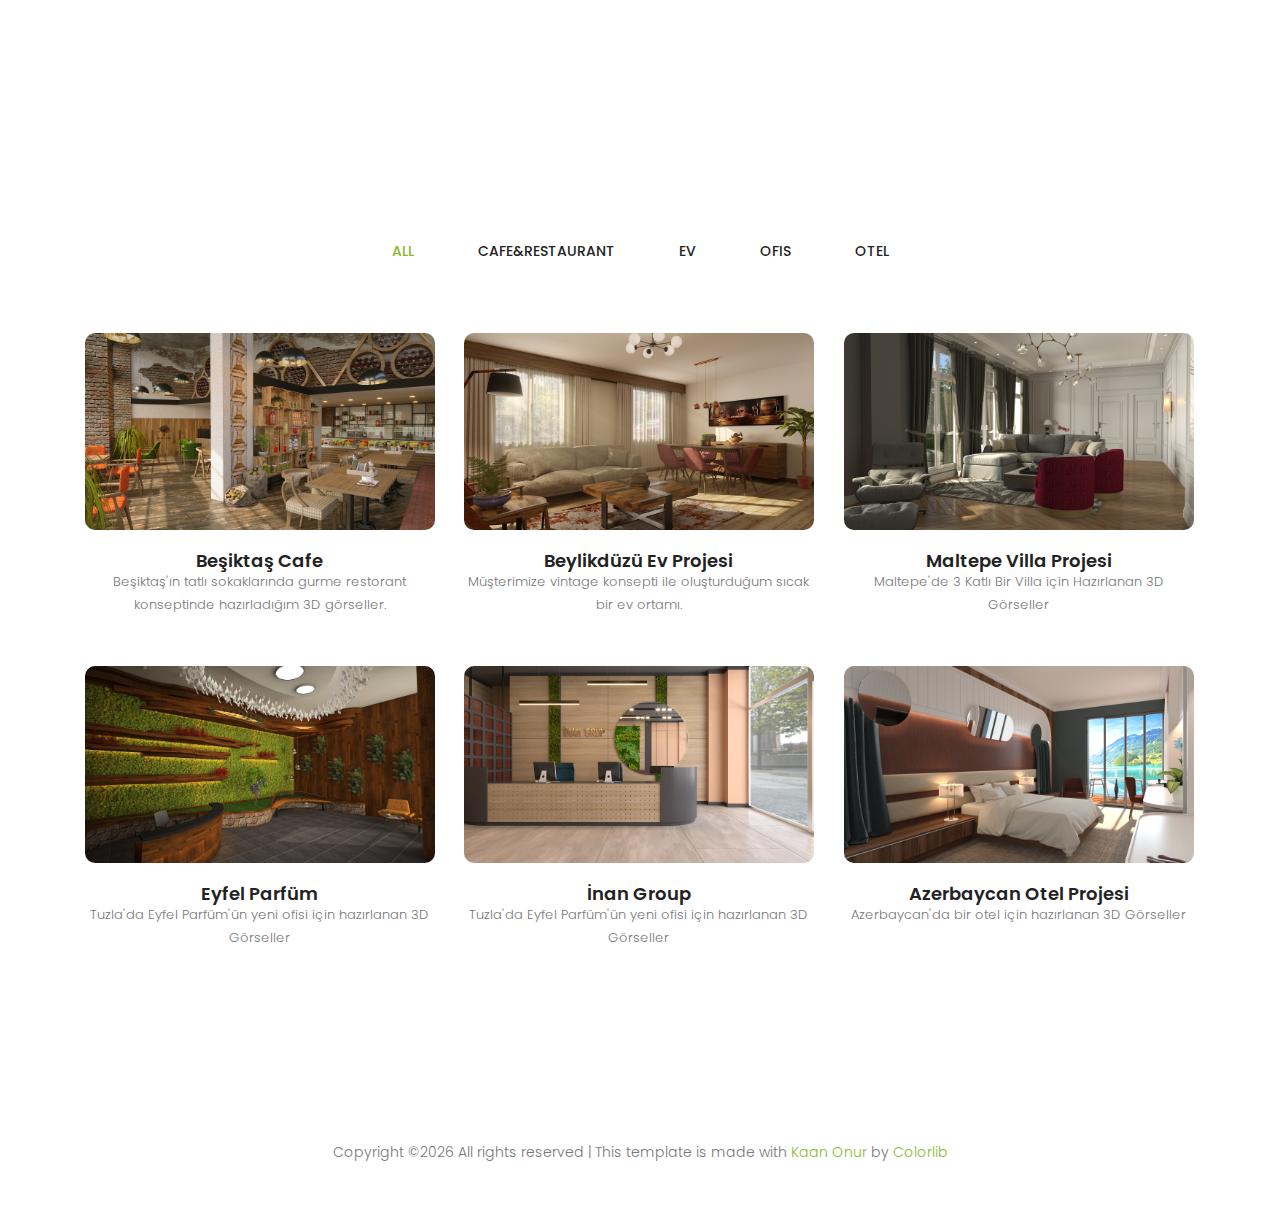
<file: gallery_page/index.html>
<!DOCTYPE html>
	<html lang="zxx" class="no-js">
	<head>
		<!-- Mobile Specific Meta -->
		<meta name="viewport" content="width=device-width, initial-scale=1, shrink-to-fit=no">
		<!-- Favicon-->
		<link rel="shortcut icon" href="img/fav.png">
		<!-- Author Meta -->
		<meta name="author" content="codepixer">
		<!-- Meta Description -->
		<meta name="description" content="">
		<!-- Meta Keyword -->
		<meta name="keywords" content="">
		<!-- meta character set -->
		<meta charset="UTF-8">
		<!-- Site Title -->
		<title>Portfolio</title>

		<link href="https://fonts.googleapis.com/css?family=Poppins:100,200,400,300,500,600,700" rel="stylesheet"> 
			<!--
			CSS
			============================================= -->
			<link rel="stylesheet" href="css/linearicons.css">
			<link rel="stylesheet" href="css/font-awesome.min.css">
			<link rel="stylesheet" href="css/bootstrap.css">
			<link rel="stylesheet" href="css/magnific-popup.css">
			<link rel="stylesheet" href="css/nice-select.css">					
			<link rel="stylesheet" href="css/animate.min.css">
			<link rel="stylesheet" href="css/owl.carousel.css">
			<link rel="stylesheet" href="css/main.css">
		</head>
		<body>
			<div class="protfolio-wrap">	
				
				<!-- Start portfolio-area Area -->	
				<section class="portfolio-area section-gap" id="portfolio">
					<div class="container">
						<!--
						  <div class="row d-flex justify-content-center">
							  <div class="menu-content col-lg-10">
								  <div class="title text-center">
									  <h1 class="mb-10">This is what we can do for you</h1>
									  <p>Who are in extremely love with eco friendly system..</p>
								  </div>
							  </div>
						  </div>
						  -->
					  
					  <div class="filters">
						<ul>
						  <li class="active" data-filter="*">All</li>
						  <li data-filter=".corporate">Cafe&Restaurant</li>
						  <li data-filter=".personal">Ev</li>
						  <li data-filter=".agency">Ofis</li>
						  <li data-filter=".portal">Otel</li>
						</ul>
					  </div>
					  
					  <a href="thumber/besiktascafe.html">
					  <div class="filters-content">
						<div class="row grid">
						  <div class="single-portfolio col-sm-4 all corporate">
							<div class="item">
							  <img src="img/caferestaurant/besiktascafe/1.jpg" alt="Work 1">
							  <div class="p-inner"></a>
								<h4>Beşiktaş Cafe</h4>
								<div class="cat">Beşiktaş'ın tatlı sokaklarında gurme restorant konseptinde hazırladığım 3D görseller.</div>
							  </div>
							</div>
						  </div>
						

						<a href="thumber/beylikduzu.html">
						  <div class="single-portfolio col-sm-4 all personal">
							<div class="item">
							  <img src="img/ev/beylikduzu/1.jpg" alt="Work 1">
							  <div class="p-inner"></a>
								<h4>Beylikdüzü Ev Projesi</h4>
								<div class="cat">Müşterimize vintage konsepti ile oluşturduğum sıcak bir ev ortamı.</div>
							  </div>
							</div>
						  </div>
						

						<a href="thumber/maltepevilla.html">
						  <div class="single-portfolio col-sm-4 all personal">
							<div class="item">
							  <img src="img/ev/maltepevilla/kat1/kat1.2.jpg" alt="Work 1">
							  <div class="p-inner"></a>
								<h4>Maltepe Villa Projesi</h4>
								<div class="cat">Maltepe'de 3 Katlı Bir Villa için Hazırlanan 3D Görseller</div>
							  </div>
							</div>
						  </div>
						


						<a href="thumber/eyfel.html">
						  <div class="single-portfolio col-sm-4 all agency">
							<div class="item">
							  <img src="img/ofis/eyfel/sunum1.jpg" alt="Work 1">
							  <div class="p-inner"></a>
								<h4>Eyfel Parfüm</h4>
								<div class="cat">Tuzla'da Eyfel Parfüm'ün yeni ofisi için hazırlanan 3D Görseller</div>
							  </div>
							</div>
						  </div>
						
  
						<a href="thumber/inangroup.html">
						  <div class="single-portfolio col-sm-4 all agency">
							<div class="item">
							  <img src="img/ofis/inangroup/2.jpg" alt="Work 1">
							  <div class="p-inner"></a>
								<h4>İnan Group</h4>
								<div class="cat">Tuzla'da Eyfel Parfüm'ün yeni ofisi için hazırlanan 3D Görseller</div>
							  </div>
							</div>
						  </div>
						

						<a href="thumber/azerbaycan.html">
						  <div class="single-portfolio col-sm-4 all portal">
							<div class="item">
							  <img src="img/otel/azerbaycan/2.jpg" alt="Work 1">
							  <div class="p-inner"></a>
								<h4>Azerbaycan Otel Projesi</h4>
								<div class="cat">Azerbaycan'da bir otel için hazırlanan 3D Görseller</div>
							  </div>
							</div>
						  </div>

						  

						  
							 
						  
						  
						</div>
					  </div>
					  
					</div>
				  </section>
				  <!-- End portfolio-area Area -->	

				<!-- start footer Area -->		
				<footer style="text-align: center;">
							<p class="footer-text">
								<!-- Link back to Colorlib can't be removed. Template is licensed under CC BY 3.0. -->
Copyright &copy;<script>document.write(new Date().getFullYear());</script> All rights reserved | This template is made with <a href="https://kaanonur.com">Kaan Onur</a> by <a href="https://colorlib.com" target="_blank">Colorlib</a>
<!-- Link back to Colorlib can't be removed. Template is licensed under CC BY 3.0. -->
							</p>
				</footer>	
				<!-- End footer Area -->					
			</div>
			<script src="js/vendor/jquery-2.2.4.min.js"></script>
			<script src="https://cdnjs.cloudflare.com/ajax/libs/popper.js/1.12.9/umd/popper.min.js" integrity="sha384-ApNbgh9B+Y1QKtv3Rn7W3mgPxhU9K/ScQsAP7hUibX39j7fakFPskvXusvfa0b4Q" crossorigin="anonymous"></script>
			<script src="js/vendor/bootstrap.min.js"></script>			
  			<script src="js/easing.min.js"></script>			
			<script src="js/jquery.ajaxchimp.min.js"></script>
			<script src="js/jquery.magnific-popup.min.js"></script>	
			<script src="js/owl.carousel.min.js"></script>			
			<script src="js/jquery.sticky.js"></script>			
			<script src="js/jquery.nice-select.min.js"></script>			
			<script src="js/parallax.min.js"></script>	
			<script src="js/mail-script.js"></script>
			<script src="js/isotope.pkgd.min.js"></script>	
			<script src="js/main.js"></script>	
		</body>
	</html>
</file>
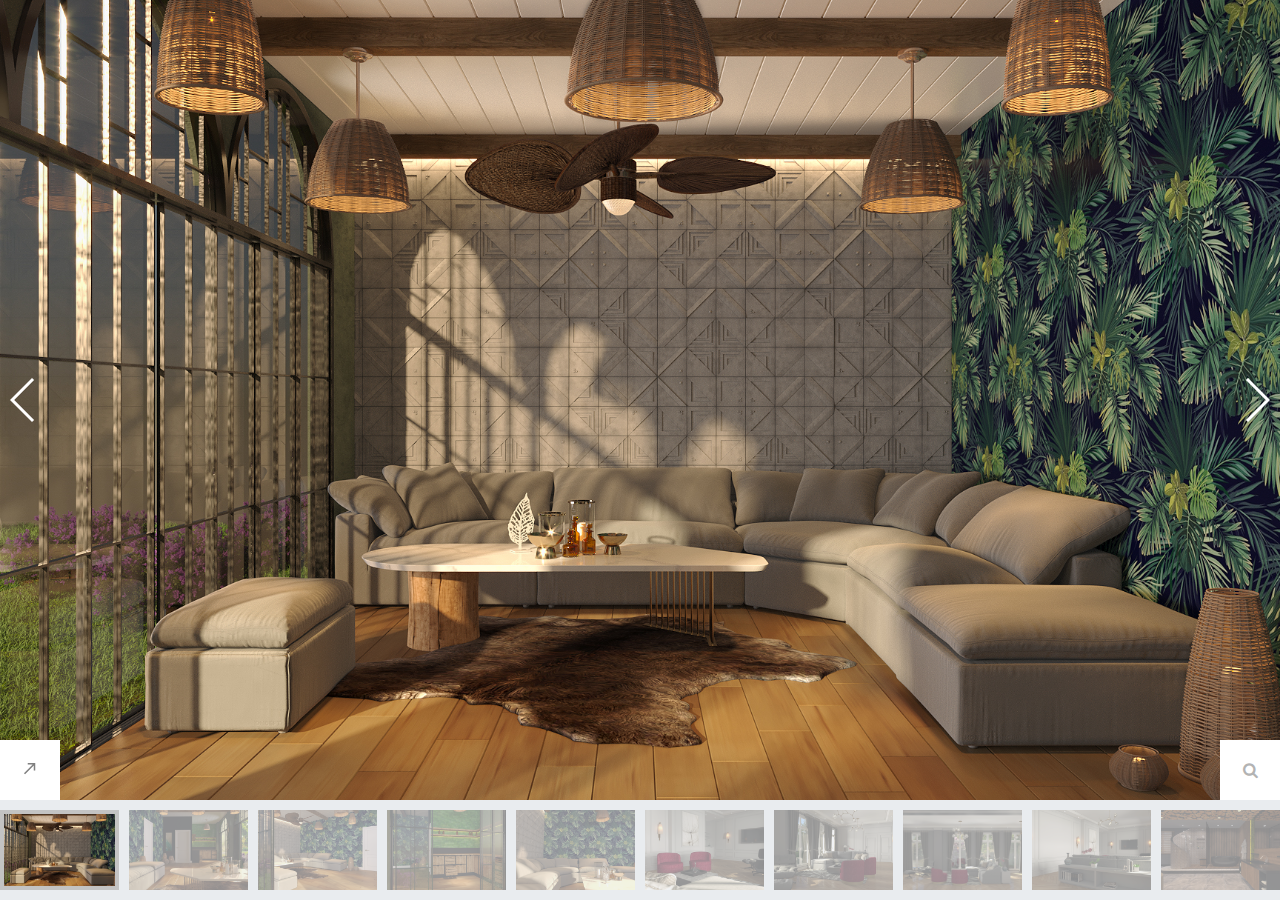
<file: gallery_page/thumber/maltepevilla.html>
<!DOCTYPE html>
<html lang="en">
  <head>
    <title>Maltepe Villa Projesi</title>
    <meta charset="utf-8">
    <meta name="viewport" content="width=device-width, initial-scale=1, shrink-to-fit=no">

    <link href="https://fonts.googleapis.com/css?family=Quicksand:300,400,500,700,900" rel="stylesheet">
    <link rel="stylesheet" href="fonts/icomoon/style.css">

    <link rel="stylesheet" href="css/bootstrap.min.css">
    <link rel="stylesheet" href="css/magnific-popup.css">
    <link rel="stylesheet" href="css/jquery-ui.css">
    <link rel="stylesheet" href="css/owl.carousel.min.css">
    <link rel="stylesheet" href="css/owl.theme.default.min.css">

    <link rel="stylesheet" href="css/bootstrap-datepicker.css">

    <link rel="stylesheet" href="fonts/flaticon/font/flaticon.css">

    <link rel="stylesheet" href="css/aos.css">
    <link rel="stylesheet" href="css/jquery.scrollbar.css">
    <link rel="stylesheet" href="css/fancybox.min.css">
    <link rel="stylesheet" href="css/swiper.min.css">

    <link rel="stylesheet" href="css/style.css">
    
  </head>
  <body>
  

  <div class="site-wrap">

  <div class="site-mobile-menu">
    <div class="site-mobile-menu-header">
      <div class="site-mobile-menu-close mt-3">
        <span class="icon-close2 js-menu-toggle"></span>
      </div>
    </div>
    <div class="site-mobile-menu-body"></div>
  </div>
  

  <div class="swiper-container gallery-top">
<div class="swiper-wrapper">
<div class="swiper-slide cover" style="background-image: url('images/ev/maltepevilla/giris/giris1.jpg');">
  <a href="images/ev/maltepevilla/giris/giris1.jpg" data-fancybox="gallery" class="zoom"><span class="icon-search"></span></a>
  <div class="img-info">
    <span class="btn-toggle-expand"><span class="icon-call_made"></span></span>
    <div class="img-info-content">
      <h2>Maltepe Villa Projesi Giriş Kat</h2>
      <div class="scrollbar-inner style-scrollbar-sm js-scrollbar-container">
        <p class="mb-0">Maltepe'de 3 Katlı bir villadan 3D görseller.</p>
      </div>
    </div>
  </div>
</div>

<!--Giriş Kat Resimleri-->

<div class="swiper-slide cover" style="background-image: url('images/ev/maltepevilla/giris/giris2.jpg');">
  <a href="images/ev/maltepevilla/giris/giris2.jpg" data-fancybox="gallery" class="zoom"><span class="icon-search"></span></a>
</div>

<div class="swiper-slide cover" style="background-image: url('images/ev/maltepevilla/giris/giris3.jpg');">
  <a href="images/ev/maltepevilla/giris/giris3.jpg" data-fancybox="gallery" class="zoom"><span class="icon-search"></span></a>
</div>

<div class="swiper-slide cover" style="background-image: url('images/ev/maltepevilla/giris/giris4.jpg');">
  <a href="images/ev/maltepevilla/giris/giris4.jpg" data-fancybox="gallery" class="zoom"><span class="icon-search"></span></a>
</div>

<div class="swiper-slide cover" style="background-image: url('images/ev/maltepevilla/giris/giris5.jpg');">
  <a href="images/ev/maltepevilla/giris/giris5.jpg" data-fancybox="gallery" class="zoom"><span class="icon-search"></span></a>
</div>


<!--1. Kat Resimleri-->

<div class="swiper-slide cover" style="background-image: url('images/ev/maltepevilla/kat1/kat1.1.jpg');">
  <a href="images/ev/maltepevilla/kat1/kat1.1.jpg" data-fancybox="gallery" class="zoom"><span class="icon-search"></span></a>
  <div class="img-info">
        <span class="btn-toggle-expand"><span class="icon-call_made"></span></span>
        <div class="img-info-content">
          <h2>Maltepe Villa Projesi 1. Kat</h2>
          <div class="scrollbar-inner style-scrollbar-sm js-scrollbar-container">
            <p class="mb-0">Maltepe'de 3 Katlı bir villadan 3D görseller.</p>
          </div>
        </div>
      </div>
</div>

<div class="swiper-slide cover" style="background-image: url('images/ev/maltepevilla/kat1/kat1.2.jpg');">
  <a href="images/ev/maltepevilla/kat1/kat1.2.jpg" data-fancybox="gallery" class="zoom"><span class="icon-search"></span></a>
</div>

<div class="swiper-slide cover" style="background-image: url('images/ev/maltepevilla/kat1/kat1.3.jpg');">
  <a href="images/ev/maltepevilla/kat1/kat1.3.jpg" data-fancybox="gallery" class="zoom"><span class="icon-search"></span></a>
</div>

<div class="swiper-slide cover" style="background-image: url('images/ev/maltepevilla/kat1/kat1.4.jpg');">
  <a href="images/ev/maltepevilla/kat1/kat1.4.jpg" data-fancybox="gallery" class="zoom"><span class="icon-search"></span></a>
</div>

<!--3. Kat Resimleri-->

<div class="swiper-slide cover" style="background-image: url('images/ev/maltepevilla/kat3/sunum1.jpg');">
    <a href="images/ev/maltepevilla/kat3/sunum1.jpg" data-fancybox="gallery" class="zoom"><span class="icon-search"></span></a>
    <div class="img-info">
            <span class="btn-toggle-expand"><span class="icon-call_made"></span></span>
            <div class="img-info-content">
              <h2>Maltepe Villa Projesi 3. Kat</h2>
              <div class="scrollbar-inner style-scrollbar-sm js-scrollbar-container">
                <p class="mb-0">Maltepe'de 3 Katlı bir villadan 3D görseller.</p>
              </div>
            </div>
          </div>
  </div>
  
  <div class="swiper-slide cover" style="background-image: url('images/ev/maltepevilla/kat3/sunum2.jpg');">
    <a href="images/ev/maltepevilla/kat3/sunum2.jpg" data-fancybox="gallery" class="zoom"><span class="icon-search"></span></a>
  </div>
  
  <div class="swiper-slide cover" style="background-image: url('images/ev/maltepevilla/kat3/sunum3.jpg');">
    <a href="images/ev/maltepevilla/kat3/sunum3.jpg" data-fancybox="gallery" class="zoom"><span class="icon-search"></span></a>
  </div>
  
  <div class="swiper-slide cover" style="background-image: url('images/ev/maltepevilla/kat3/sunum4.jpg');">
    <a href="images/ev/maltepevilla/kat3/sunum4.jpg" data-fancybox="gallery" class="zoom"><span class="icon-search"></span></a>
  </div>

  <div class="swiper-slide cover" style="background-image: url('images/ev/maltepevilla/kat3/sunum5.jpg');">
    <a href="images/ev/maltepevilla/kat3/sunum5.jpg" data-fancybox="gallery" class="zoom"><span class="icon-search"></span></a>
  </div>




</div>

<div class="swiper-button-next swiper-button-white"></div>
<div class="swiper-button-prev swiper-button-white"></div>
</div>
<div class="swiper-container gallery-thumbs">
<div class="swiper-wrapper">
    <!--Giriş Kat-->
<div class="swiper-slide cover" style="background-image:url(images/ev/maltepevilla/giris/giris1.jpg)"></div>
<div class="swiper-slide cover" style="background-image:url(images/ev/maltepevilla/giris/giris2.jpg)"></div>
<div class="swiper-slide cover" style="background-image:url(images/ev/maltepevilla/giris/giris3.jpg)"></div>
<div class="swiper-slide cover" style="background-image:url(images/ev/maltepevilla/giris/giris4.jpg)"></div>
<div class="swiper-slide cover" style="background-image:url(images/ev/maltepevilla/giris/giris5.jpg)"></div>
<!--1.Kat-->
<div class="swiper-slide cover" style="background-image:url(images/ev/maltepevilla/kat1/kat1.1.jpg)"></div>
<div class="swiper-slide cover" style="background-image:url(images/ev/maltepevilla/kat1/kat1.2.jpg)"></div>
<div class="swiper-slide cover" style="background-image:url(images/ev/maltepevilla/kat1/kat1.3.jpg)"></div>
<div class="swiper-slide cover" style="background-image:url(images/ev/maltepevilla/kat1/kat1.4.jpg)"></div>
<!--3.Kat-->
<div class="swiper-slide cover" style="background-image:url(images/ev/maltepevilla/kat3/sunum1.jpg)"></div>
<div class="swiper-slide cover" style="background-image:url(images/ev/maltepevilla/kat3/sunum2.jpg)"></div>
<div class="swiper-slide cover" style="background-image:url(images/ev/maltepevilla/kat3/sunum3.jpg)"></div>
<div class="swiper-slide cover" style="background-image:url(images/ev/maltepevilla/kat3/sunum4.jpg)"></div>
<div class="swiper-slide cover" style="background-image:url(images/ev/maltepevilla/kat3/sunum5.jpg)"></div>
</div>
</div>

</div> <!-- .site-wrap -->

  <script src="js/jquery-3.3.1.min.js"></script>
  <script src="js/jquery-migrate-3.0.1.min.js"></script>
  <script src="js/jquery-ui.js"></script>
  <script src="js/popper.min.js"></script>
  <script src="js/bootstrap.min.js"></script>
  <script src="js/owl.carousel.min.js"></script>
  <!-- <script src="js/jquery.stellar.min.js"></script> -->
  <script src="js/jquery.countdown.min.js"></script>
  <script src="js/jquery.magnific-popup.min.js"></script>
  <script src="js/bootstrap-datepicker.min.js"></script>
  <script src="js/aos.js"></script>

  <script src="js/jquery.fancybox.min.js"></script>
  <script src="js/swiper.min.js"></script>
  <script src="js/jquery.scrollbar.js"></script>
  <script src="js/main.js"></script>

  
    
  </body>
</html>
</file>
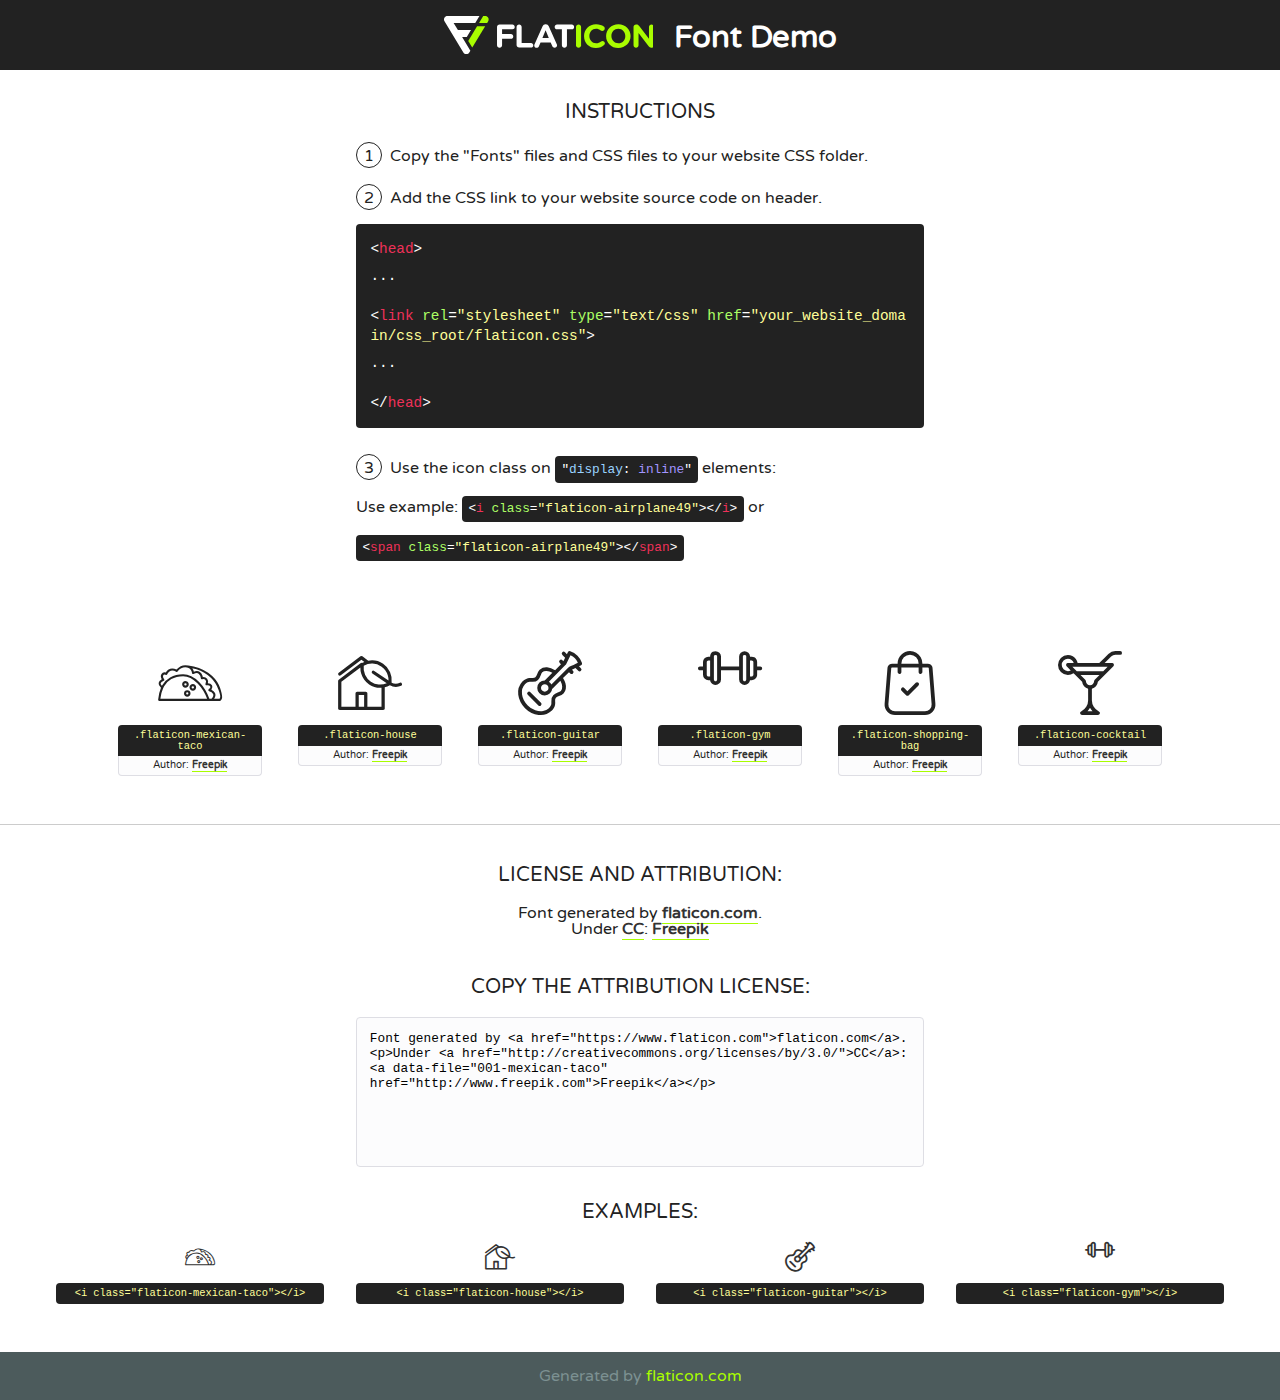
<file: gallery_page/thumber/fonts/flaticon/font/flaticon.html>
<!DOCTYPE html>
<!--
  Flaticon icon font: Flaticon
  Creation date: 11/02/2019 11:47
-->
<html>
<!DOCTYPE html>
<html>

<head>
    <title>Flaticon WebFont</title>
    <link href="http://fonts.googleapis.com/css?family=Varela+Round" rel="stylesheet" type="text/css" />
    <link rel="stylesheet" type="text/css" href="flaticon.css">
    <meta charset="UTF-8">
    <style>
    html, body, div, span, applet, object, iframe,
    h1, h2, h3, h4, h5, h6, p, blockquote, pre,
    a, abbr, acronym, address, big, cite, code,
    del, dfn, em, img, ins, kbd, q, s, samp,
    small, strike, strong, sub, sup, tt, var,
    b, u, i, center,
    dl, dt, dd, ol, ul, li,
    fieldset, form, label, legend,
    table, caption, tbody, tfoot, thead, tr, th, td,
    article, aside, canvas, details, embed, 
    figure, figcaption, footer, header, hgroup, 
    menu, nav, output, ruby, section, summary,
    time, mark, audio, video {
        margin: 0;
        padding: 0;
        border: 0;
        font-size: 100%;
        font: inherit;
        vertical-align: baseline;
    }
    /* HTML5 display-role reset for older browsers */
    article, aside, details, figcaption, figure, 
    footer, header, hgroup, menu, nav, section {
        display: block;
    }
    body {
        line-height: 1;
    }
    ol, ul {
        list-style: none;
    }
    blockquote, q {
        quotes: none;
    }
    blockquote:before, blockquote:after,
    q:before, q:after {
        content: '';
        content: none;
    }
    table {
        border-collapse: collapse;
        border-spacing: 0;
    }
    body {
        font-family: 'Varela Round', Helvetica, Arial, sans-serif;
        font-size: 16px;
        color: #222;
    }
    a {
        color: #333;
        border-bottom: 1px solid #a9fd00;
        font-weight: bold;
        text-decoration: none;
    }
    * {
        -moz-box-sizing: border-box;
        -webkit-box-sizing: border-box;
        box-sizing: border-box;
        margin: 0;
        padding: 0;
    }
    [class^="flaticon-"]:before, [class*=" flaticon-"]:before, [class^="flaticon-"]:after, [class*=" flaticon-"]:after {
        font-family: Flaticon;
        font-size: 30px;
        font-style: normal;
        margin-left: 20px;
        color: #333;
    }
    .wrapper {
        max-width: 600px;
        margin: auto;
        padding: 0 1em;
    }
    .title {
        font-size: 1.25em;
        text-align: center;
        margin-bottom: 1em;
        text-transform: uppercase;
    }
    header {
        text-align: center;
        background-color: #222;
        color: #fff;
        padding: 1em;
    }
    header .logo {
        width: 210px;
        height: 38px;
        display: inline-block;
        vertical-align: middle;
        margin-right: 1em;
        border: none;
    }
    header strong {
        font-size: 1.95em;
        font-weight: bold;
        vertical-align: middle;
        margin-top: 5px;
        display: inline-block;
    }
    .demo {
        margin: 2em auto;
        line-height: 1.25em;
    }
    .demo ul li {
        margin-bottom: 1em;
    }
    .demo ul li .num {
        color: #222;
        border-radius: 20px;
        display: inline-block;
        width: 26px;
        padding: 3px;
        height: 26px;
        text-align: center;
        margin-right: 0.5em;
        border: 1px solid #222;
    }
    .demo ul li code {
        background-color: #222;
        border-radius: 4px;
        padding: 0.25em 0.5em;
        display: inline-block;
        color: #fff;
        font-family: Consolas,Monaco,Lucida Console,Liberation Mono,DejaVu Sans Mono,Bitstream Vera Sans Mono,Courier New, monospace;
        font-weight: lighter;
        margin-top: 1em;
        font-size: 0.8em;
        word-break: break-all;
    }
    .demo ul li code.big {
        padding: 1em;
        font-size: 0.9em;
    }
    .demo ul li code .red {
        color: #EF3159;
    }
    .demo ul li code .green {
        color: #ACFF65;
    }
    .demo ul li code .yellow {
        color: #FFFF99;
    }
    .demo ul li code .blue {
        color: #99D3FF;
    }
    .demo ul li code .purple {
        color: #A295FF;
    }
    .demo ul li code .dots {
        margin-top: 0.5em;
        display: block;
    }
    #glyphs {
        border-bottom: 1px solid #ccc;
        padding: 2em 0;
        text-align: center;
    }
    .glyph {
        display: inline-block;
        width: 9em;
        margin: 1em;
        text-align: center;
        vertical-align: top;
        background: #FFF;
    }
    .glyph .glyph-icon {
        padding: 10px;
        display: block;
        font-family:"Flaticon";
        font-size: 64px;
        line-height: 1;
    }
    .glyph .glyph-icon:before {
        font-size: 64px;
        color: #222;
        margin-left: 0;
    }
    .class-name {
        font-size: 0.65em;
        background-color: #222;
        color: #fff;
        border-radius: 4px 4px 0 0;
        padding: 0.5em;
        color: #FFFF99;
        font-family: Consolas,Monaco,Lucida Console,Liberation Mono,DejaVu Sans Mono,Bitstream Vera Sans Mono,Courier New, monospace;
    }
    .author-name {
        font-size: 0.6em;
        background-color: #fcfcfd;
        border: 1px solid #DEDEE4;
        border-top: 0;
        border-radius: 0 0 4px 4px;
        padding: 0.5em;
    }
    .class-name:last-child {
        font-size: 10px;
        color:#888;
    }
    .class-name:last-child a {
        font-size: 10px;
        color:#555;
    }
    .class-name:last-child a:hover {
        color:#a9fd00;
    }
    .glyph > input {
        display: block;
        width: 100px;
        margin: 5px auto;
        text-align: center;
        font-size: 12px;
        cursor: text;
    }
    .glyph > input.icon-input {
        font-family:"Flaticon";
        font-size: 16px;
        margin-bottom: 10px;
    }
    .attribution .title {
        margin-top: 2em;
    }
    .attribution textarea {
        background-color: #fcfcfd;
        padding: 1em;
        border: none;
        box-shadow: none;
        border: 1px solid #DEDEE4;
        border-radius: 4px;
        resize: none;
        width: 100%;
        height: 150px;
        font-size: 0.8em;
        font-family: Consolas,Monaco,Lucida Console,Liberation Mono,DejaVu Sans Mono,Bitstream Vera Sans Mono,Courier New, monospace;
        -webkit-appearance: none;
    }
    .iconsuse {
        margin: 2em auto;
        text-align: center;
        max-width: 1200px;
    }
    .iconsuse:after {
        content: '';
        display: table;
        clear: both;
    }
    .iconsuse .image {
        float: left;
        width: 25%;
        padding: 0 1em;
    }
    .iconsuse .image p {
        margin-bottom: 1em;
    }
    .iconsuse .image span {
        display: block;
        font-size: 0.65em;
        background-color: #222;
        color: #fff;
        border-radius: 4px;
        padding: 0.5em;
        color: #FFFF99;
        margin-top: 1em;
        font-family: Consolas,Monaco,Lucida Console,Liberation Mono,DejaVu Sans Mono,Bitstream Vera Sans Mono,Courier New, monospace;
    }
    #footer {
        text-align: center;
        background-color: #4C5B5C;
        color: #7c9192;
        padding: 1em;
    }
    #footer a {
        border: none;
        color: #a9fd00;
        font-weight: normal;
    }
    @media (max-width: 960px) {
        .iconsuse .image {
            width: 50%;
        }
    }
    @media (max-width: 560px) {
        .iconsuse .image {
            width: 100%;
        }
    }
    </style>
</head>

<body class="characters-off">

    <header>
        <a href="https://www.flaticon.com" target="_blank" class="logo">
            <svg version="1.1" xmlns="http://www.w3.org/2000/svg" xmlns:xlink="http://www.w3.org/1999/xlink" xmlns:a="http://ns.adobe.com/AdobeSVGViewerExtensions/3.0/" viewBox="0 0 560.875 102.036" enable-background="new 0 0 560.875 102.036" xml:space="preserve">
                <defs>
                </defs>
                <g>
                    <g class="letters">
                        <path fill="#ffffff" d="M141.596,29.675c0-3.777,2.985-6.767,6.764-6.767h34.438c3.426,0,6.15,2.728,6.15,6.15
                        c0,3.43-2.724,6.149-6.15,6.149h-27.674v13.091h23.719c3.429,0,6.151,2.724,6.151,6.15c0,3.43-2.723,6.149-6.151,6.149h-23.719
                        v17.574c0,3.773-2.986,6.761-6.764,6.761c-3.779,0-6.764-2.989-6.764-6.761V29.675z"></path>
                        <path fill="#ffffff" d="M193.844,29.149c0-3.781,2.985-6.767,6.764-6.767c3.776,0,6.763,2.985,6.763,6.767v42.957h25.039
                        c3.426,0,6.149,2.726,6.149,6.153c0,3.425-2.723,6.15-6.149,6.15h-31.802c-3.779,0-6.764-2.986-6.764-6.768V29.149z"></path>
                        <path fill="#ffffff" d="M241.891,75.71l21.438-48.407c1.492-3.341,4.215-5.357,7.906-5.357h0.792
                        c3.686,0,6.323,2.017,7.815,5.357l21.439,48.407c0.436,0.967,0.701,1.845,0.701,2.723c0,3.602-2.809,6.501-6.414,6.501
                        c-3.161,0-5.269-1.845-6.499-4.655l-4.132-9.661h-27.059l-4.301,10.102c-1.144,2.631-3.426,4.214-6.237,4.214
                        c-3.517,0-6.24-2.81-6.24-6.325C241.1,77.64,241.451,76.677,241.891,75.71z M279.932,58.666l-8.521-20.297l-8.526,20.297H279.932
                        z"></path>
                        <path fill="#ffffff" d="M314.864,35.387H301.86c-3.429,0-6.239-2.813-6.239-6.238c0-3.429,2.811-6.24,6.239-6.24h39.533
                        c3.426,0,6.237,2.811,6.237,6.24c0,3.425-2.811,6.238-6.237,6.238h-13.001v42.785c0,3.773-2.99,6.761-6.764,6.761
                        c-3.779,0-6.764-2.989-6.764-6.761V35.387z"></path>
                        <path fill="#A9FD00" d="M352.615,29.149c0-3.781,2.985-6.767,6.767-6.767c3.774,0,6.761,2.985,6.761,6.767v49.024
                        c0,3.773-2.987,6.761-6.761,6.761c-3.781,0-6.767-2.989-6.767-6.761V29.149z"></path>
                        <path fill="#A9FD00" d="M374.132,53.836v-0.179c0-17.481,13.178-31.801,32.065-31.801c9.22,0,15.459,2.458,20.557,6.238
                        c1.402,1.054,2.637,2.985,2.637,5.357c0,3.692-2.985,6.59-6.681,6.59c-1.845,0-3.071-0.702-4.044-1.319
                        c-3.776-2.813-7.729-4.393-12.562-4.393c-10.364,0-17.831,8.611-17.831,19.154v0.173c0,10.542,7.291,19.329,17.831,19.329
                        c5.715,0,9.492-1.756,13.359-4.834c1.049-0.874,2.458-1.491,4.039-1.491c3.429,0,6.325,2.813,6.325,6.236
                        c0,2.106-1.056,3.78-2.282,4.834c-5.539,4.834-12.036,7.733-21.878,7.733C387.572,85.464,374.132,71.493,374.132,53.836z"></path>
                        <path fill="#A9FD00" d="M433.009,53.836v-0.179c0-17.481,13.79-31.801,32.766-31.801c18.981,0,32.592,14.143,32.592,31.628v0.173
                        c0,17.483-13.785,31.807-32.769,31.807C446.625,85.464,433.009,71.32,433.009,53.836z M484.224,53.836v-0.179
                        c0-10.539-7.725-19.326-18.626-19.326c-10.893,0-18.449,8.611-18.449,19.154v0.173c0,10.542,7.73,19.329,18.626,19.329
                        C476.676,72.986,484.224,64.378,484.224,53.836z"></path>
                        <path fill="#A9FD00" d="M506.233,29.321c0-3.774,2.99-6.763,6.767-6.763h1.401c3.252,0,5.183,1.583,7.029,3.953l26.093,34.265
                        V29.059c0-3.692,2.99-6.677,6.681-6.677c3.683,0,6.671,2.985,6.671,6.677v48.934c0,3.78-2.987,6.765-6.764,6.765h-0.436
                        c-3.257,0-5.188-1.581-7.034-3.953l-27.056-35.492v32.944c0,3.687-2.985,6.676-6.678,6.676c-3.683,0-6.673-2.989-6.673-6.676
                        V29.321z"></path>
                    </g>
                    <g class="insignia">
                        <path fill="#ffffff" d="M48.372,56.137h12.517l11.156-18.537H37.186L25.688,18.539h57.825L94.668,0H9.271
                        C5.925,0,2.842,1.801,1.198,4.716c-1.644,2.907-1.593,6.482,0.134,9.343l50.38,83.501c1.678,2.781,4.689,4.476,7.938,4.476
                        c3.246,0,6.257-1.695,7.935-4.476l2.898-4.804L48.372,56.137z"></path>
                        <g class="i">
                            <path fill="#A9FD00" d="M93.575,18.539h0.031v0.004l21.652,0.004l2.705-4.488c1.727-2.861,1.778-6.436,0.133-9.343
                            C116.454,1.801,113.371,0,110.026,0h-5.294L93.575,18.539z"></path>
                            <polygon fill="#A9FD00" points="88.291,27.356 64.725,66.486 75.519,84.404 109.942,27.356"></polygon>
                        </g>
                    </g>
                </g>
            </svg>
        </a>
        <strong>Font Demo</strong>
    </header>


    <section class="demo wrapper">

        <p class="title">Instructions</p>

        <ul>
            <li>
                <span class="num">1</span>Copy the "Fonts" files and CSS files to your website CSS folder.
            </li>
            <li>
                <span class="num">2</span>Add the CSS link to your website source code on header.
                <code class="big">
                    &lt;<span class="red">head</span>&gt;
                    <br/><span class="dots">...</span>
                    <br/>&lt;<span class="red">link</span> <span class="green">rel</span>=<span class="yellow">"stylesheet"</span> <span class="green">type</span>=<span class="yellow">"text/css"</span> <span class="green">href</span>=<span class="yellow">"your_website_domain/css_root/flaticon.css"</span>&gt;
                    <br/><span class="dots">...</span>
                    <br/>&lt;/<span class="red">head</span>&gt;
                </code>
            </li>

            <li>
                <p>
                    <span class="num">3</span>Use the icon class on <code>"<span class="blue">display</span>:<span class="purple"> inline</span>"</code> elements:
                    <br />
                    Use example: <code>&lt;<span class="red">i</span> <span class="green">class</span>=<span class="yellow">&quot;flaticon-airplane49&quot;</span>&gt;&lt;/<span class="red">i</span>&gt;</code> or <code>&lt;<span class="red">span</span> <span class="green">class</span>=<span class="yellow">&quot;flaticon-airplane49&quot;</span>&gt;&lt;/<span class="red">span</span>&gt;</code>
            </li>
        </ul>

    </section>




   <section id="glyphs">          
    
      
        <div class="glyph"><div class="glyph-icon flaticon-mexican-taco"></div>
            <div class="class-name">.flaticon-mexican-taco</div>
            <div class="author-name">Author: <a data-file="001-mexican-taco" href="http://www.freepik.com">Freepik</a> </div> 
        </div>        
        
        <div class="glyph"><div class="glyph-icon flaticon-house"></div>
            <div class="class-name">.flaticon-house</div>
            <div class="author-name">Author: <a data-file="002-house" href="http://www.freepik.com">Freepik</a> </div> 
        </div>        
        
        <div class="glyph"><div class="glyph-icon flaticon-guitar"></div>
            <div class="class-name">.flaticon-guitar</div>
            <div class="author-name">Author: <a data-file="003-guitar" href="http://www.freepik.com">Freepik</a> </div> 
        </div>        
        
        <div class="glyph"><div class="glyph-icon flaticon-gym"></div>
            <div class="class-name">.flaticon-gym</div>
            <div class="author-name">Author: <a data-file="004-gym" href="http://www.freepik.com">Freepik</a> </div> 
        </div>        
        
        <div class="glyph"><div class="glyph-icon flaticon-shopping-bag"></div>
            <div class="class-name">.flaticon-shopping-bag</div>
            <div class="author-name">Author: <a data-file="005-shopping-bag" href="http://www.freepik.com">Freepik</a> </div> 
        </div>        
        
        <div class="glyph"><div class="glyph-icon flaticon-cocktail"></div>
            <div class="class-name">.flaticon-cocktail</div>
            <div class="author-name">Author: <a data-file="006-cocktail" href="http://www.freepik.com">Freepik</a> </div> 
        </div>        
        

    </section>



    <section class="attribution wrapper"   style="text-align:center;">

      <div class="title">License and attribution:</div><div class="attrDiv">Font generated by <a href="https://www.flaticon.com">flaticon.com</a>. <div><p>Under <a href="http://creativecommons.org/licenses/by/3.0/">CC</a>: <a data-file="001-mexican-taco" href="http://www.freepik.com">Freepik</a></p>  </div>
      </div>
      <div class="title">Copy the Attribution License:</div>

    <textarea onclick="this.focus();this.select();">Font generated by &lt;a href=&quot;https://www.flaticon.com&quot;&gt;flaticon.com&lt;/a&gt;. <p>Under <a href="http://creativecommons.org/licenses/by/3.0/">CC</a>: <a data-file="001-mexican-taco" href="http://www.freepik.com">Freepik</a></p>  
     </textarea>

    </section>

    <section class="iconsuse">

          <div class="title">Examples:</div>            
             
            <div class="image">
                <p>
                    <i class="glyph-icon flaticon-mexican-taco"></i> 
                    <span>&lt;i class=&quot;flaticon-mexican-taco&quot;&gt;&lt;/i&gt;</span>
                </p>
            </div>
            
            <div class="image">
                <p>
                    <i class="glyph-icon flaticon-house"></i> 
                    <span>&lt;i class=&quot;flaticon-house&quot;&gt;&lt;/i&gt;</span>
                </p>
            </div>
            
            <div class="image">
                <p>
                    <i class="glyph-icon flaticon-guitar"></i> 
                    <span>&lt;i class=&quot;flaticon-guitar&quot;&gt;&lt;/i&gt;</span>
                </p>
            </div>
            
            <div class="image">
                <p>
                    <i class="glyph-icon flaticon-gym"></i> 
                    <span>&lt;i class=&quot;flaticon-gym&quot;&gt;&lt;/i&gt;</span>
                </p>
            </div>
                       
        </div>
                            
    </section>

<div id="footer">
    <div>Generated by <a href="https://www.flaticon.com">flaticon.com</a>
    </div>
</div>



</body>
</html>
</file>
<file: gallery_page/css/linearicons.css>
@font-face {
	font-family: 'Linearicons-Free';
	src:url('../fonts/Linearicons-Free.eot?w118d');
	src:url('../fonts/Linearicons-Free.eot?#iefixw118d') format('embedded-opentype'),
		url('../fonts/Linearicons-Free.woff2?w118d') format('woff2'),
		url('../fonts/Linearicons-Free.woff?w118d') format('woff'),
		url('../fonts/Linearicons-Free.ttf?w118d') format('truetype'),
		url('../fonts/Linearicons-Free.svg?w118d#Linearicons-Free') format('svg');
	font-weight: normal;
	font-style: normal;
}

.lnr {
	font-family: 'Linearicons-Free';
	speak: none;
	font-style: normal;
	font-weight: normal;
	font-variant: normal;
	text-transform: none;
	line-height: 1;

	/* Better Font Rendering =========== */
	-webkit-font-smoothing: antialiased;
	-moz-osx-font-smoothing: grayscale;
}

.lnr-home:before {
	content: "\e800";
}
.lnr-apartment:before {
	content: "\e801";
}
.lnr-pencil:before {
	content: "\e802";
}
.lnr-magic-wand:before {
	content: "\e803";
}
.lnr-drop:before {
	content: "\e804";
}
.lnr-lighter:before {
	content: "\e805";
}
.lnr-poop:before {
	content: "\e806";
}
.lnr-sun:before {
	content: "\e807";
}
.lnr-moon:before {
	content: "\e808";
}
.lnr-cloud:before {
	content: "\e809";
}
.lnr-cloud-upload:before {
	content: "\e80a";
}
.lnr-cloud-download:before {
	content: "\e80b";
}
.lnr-cloud-sync:before {
	content: "\e80c";
}
.lnr-cloud-check:before {
	content: "\e80d";
}
.lnr-database:before {
	content: "\e80e";
}
.lnr-lock:before {
	content: "\e80f";
}
.lnr-cog:before {
	content: "\e810";
}
.lnr-trash:before {
	content: "\e811";
}
.lnr-dice:before {
	content: "\e812";
}
.lnr-heart:before {
	content: "\e813";
}
.lnr-star:before {
	content: "\e814";
}
.lnr-star-half:before {
	content: "\e815";
}
.lnr-star-empty:before {
	content: "\e816";
}
.lnr-flag:before {
	content: "\e817";
}
.lnr-envelope:before {
	content: "\e818";
}
.lnr-paperclip:before {
	content: "\e819";
}
.lnr-inbox:before {
	content: "\e81a";
}
.lnr-eye:before {
	content: "\e81b";
}
.lnr-printer:before {
	content: "\e81c";
}
.lnr-file-empty:before {
	content: "\e81d";
}
.lnr-file-add:before {
	content: "\e81e";
}
.lnr-enter:before {
	content: "\e81f";
}
.lnr-exit:before {
	content: "\e820";
}
.lnr-graduation-hat:before {
	content: "\e821";
}
.lnr-license:before {
	content: "\e822";
}
.lnr-music-note:before {
	content: "\e823";
}
.lnr-film-play:before {
	content: "\e824";
}
.lnr-camera-video:before {
	content: "\e825";
}
.lnr-camera:before {
	content: "\e826";
}
.lnr-picture:before {
	content: "\e827";
}
.lnr-book:before {
	content: "\e828";
}
.lnr-bookmark:before {
	content: "\e829";
}
.lnr-user:before {
	content: "\e82a";
}
.lnr-users:before {
	content: "\e82b";
}
.lnr-shirt:before {
	content: "\e82c";
}
.lnr-store:before {
	content: "\e82d";
}
.lnr-cart:before {
	content: "\e82e";
}
.lnr-tag:before {
	content: "\e82f";
}
.lnr-phone-handset:before {
	content: "\e830";
}
.lnr-phone:before {
	content: "\e831";
}
.lnr-pushpin:before {
	content: "\e832";
}
.lnr-map-marker:before {
	content: "\e833";
}
.lnr-map:before {
	content: "\e834";
}
.lnr-location:before {
	content: "\e835";
}
.lnr-calendar-full:before {
	content: "\e836";
}
.lnr-keyboard:before {
	content: "\e837";
}
.lnr-spell-check:before {
	content: "\e838";
}
.lnr-screen:before {
	content: "\e839";
}
.lnr-smartphone:before {
	content: "\e83a";
}
.lnr-tablet:before {
	content: "\e83b";
}
.lnr-laptop:before {
	content: "\e83c";
}
.lnr-laptop-phone:before {
	content: "\e83d";
}
.lnr-power-switch:before {
	content: "\e83e";
}
.lnr-bubble:before {
	content: "\e83f";
}
.lnr-heart-pulse:before {
	content: "\e840";
}
.lnr-construction:before {
	content: "\e841";
}
.lnr-pie-chart:before {
	content: "\e842";
}
.lnr-chart-bars:before {
	content: "\e843";
}
.lnr-gift:before {
	content: "\e844";
}
.lnr-diamond:before {
	content: "\e845";
}
.lnr-linearicons:before {
	content: "\e846";
}
.lnr-dinner:before {
	content: "\e847";
}
.lnr-coffee-cup:before {
	content: "\e848";
}
.lnr-leaf:before {
	content: "\e849";
}
.lnr-paw:before {
	content: "\e84a";
}
.lnr-rocket:before {
	content: "\e84b";
}
.lnr-briefcase:before {
	content: "\e84c";
}
.lnr-bus:before {
	content: "\e84d";
}
.lnr-car:before {
	content: "\e84e";
}
.lnr-train:before {
	content: "\e84f";
}
.lnr-bicycle:before {
	content: "\e850";
}
.lnr-wheelchair:before {
	content: "\e851";
}
.lnr-select:before {
	content: "\e852";
}
.lnr-earth:before {
	content: "\e853";
}
.lnr-smile:before {
	content: "\e854";
}
.lnr-sad:before {
	content: "\e855";
}
.lnr-neutral:before {
	content: "\e856";
}
.lnr-mustache:before {
	content: "\e857";
}
.lnr-alarm:before {
	content: "\e858";
}
.lnr-bullhorn:before {
	content: "\e859";
}
.lnr-volume-high:before {
	content: "\e85a";
}
.lnr-volume-medium:before {
	content: "\e85b";
}
.lnr-volume-low:before {
	content: "\e85c";
}
.lnr-volume:before {
	content: "\e85d";
}
.lnr-mic:before {
	content: "\e85e";
}
.lnr-hourglass:before {
	content: "\e85f";
}
.lnr-undo:before {
	content: "\e860";
}
.lnr-redo:before {
	content: "\e861";
}
.lnr-sync:before {
	content: "\e862";
}
.lnr-history:before {
	content: "\e863";
}
.lnr-clock:before {
	content: "\e864";
}
.lnr-download:before {
	content: "\e865";
}
.lnr-upload:before {
	content: "\e866";
}
.lnr-enter-down:before {
	content: "\e867";
}
.lnr-exit-up:before {
	content: "\e868";
}
.lnr-bug:before {
	content: "\e869";
}
.lnr-code:before {
	content: "\e86a";
}
.lnr-link:before {
	content: "\e86b";
}
.lnr-unlink:before {
	content: "\e86c";
}
.lnr-thumbs-up:before {
	content: "\e86d";
}
.lnr-thumbs-down:before {
	content: "\e86e";
}
.lnr-magnifier:before {
	content: "\e86f";
}
.lnr-cross:before {
	content: "\e870";
}
.lnr-menu:before {
	content: "\e871";
}
.lnr-list:before {
	content: "\e872";
}
.lnr-chevron-up:before {
	content: "\e873";
}
.lnr-chevron-down:before {
	content: "\e874";
}
.lnr-chevron-left:before {
	content: "\e875";
}
.lnr-chevron-right:before {
	content: "\e876";
}
.lnr-arrow-up:before {
	content: "\e877";
}
.lnr-arrow-down:before {
	content: "\e878";
}
.lnr-arrow-left:before {
	content: "\e879";
}
.lnr-arrow-right:before {
	content: "\e87a";
}
.lnr-move:before {
	content: "\e87b";
}
.lnr-warning:before {
	content: "\e87c";
}
.lnr-question-circle:before {
	content: "\e87d";
}
.lnr-menu-circle:before {
	content: "\e87e";
}
.lnr-checkmark-circle:before {
	content: "\e87f";
}
.lnr-cross-circle:before {
	content: "\e880";
}
.lnr-plus-circle:before {
	content: "\e881";
}
.lnr-circle-minus:before {
	content: "\e882";
}
.lnr-arrow-up-circle:before {
	content: "\e883";
}
.lnr-arrow-down-circle:before {
	content: "\e884";
}
.lnr-arrow-left-circle:before {
	content: "\e885";
}
.lnr-arrow-right-circle:before {
	content: "\e886";
}
.lnr-chevron-up-circle:before {
	content: "\e887";
}
.lnr-chevron-down-circle:before {
	content: "\e888";
}
.lnr-chevron-left-circle:before {
	content: "\e889";
}
.lnr-chevron-right-circle:before {
	content: "\e88a";
}
.lnr-crop:before {
	content: "\e88b";
}
.lnr-frame-expand:before {
	content: "\e88c";
}
.lnr-frame-contract:before {
	content: "\e88d";
}
.lnr-layers:before {
	content: "\e88e";
}
.lnr-funnel:before {
	content: "\e88f";
}
.lnr-text-format:before {
	content: "\e890";
}
.lnr-text-format-remove:before {
	content: "\e891";
}
.lnr-text-size:before {
	content: "\e892";
}
.lnr-bold:before {
	content: "\e893";
}
.lnr-italic:before {
	content: "\e894";
}
.lnr-underline:before {
	content: "\e895";
}
.lnr-strikethrough:before {
	content: "\e896";
}
.lnr-highlight:before {
	content: "\e897";
}
.lnr-text-align-left:before {
	content: "\e898";
}
.lnr-text-align-center:before {
	content: "\e899";
}
.lnr-text-align-right:before {
	content: "\e89a";
}
.lnr-text-align-justify:before {
	content: "\e89b";
}
.lnr-line-spacing:before {
	content: "\e89c";
}
.lnr-indent-increase:before {
	content: "\e89d";
}
.lnr-indent-decrease:before {
	content: "\e89e";
}
.lnr-pilcrow:before {
	content: "\e89f";
}
.lnr-direction-ltr:before {
	content: "\e8a0";
}
.lnr-direction-rtl:before {
	content: "\e8a1";
}
.lnr-page-break:before {
	content: "\e8a2";
}
.lnr-sort-alpha-asc:before {
	content: "\e8a3";
}
.lnr-sort-amount-asc:before {
	content: "\e8a4";
}
.lnr-hand:before {
	content: "\e8a5";
}
.lnr-pointer-up:before {
	content: "\e8a6";
}
.lnr-pointer-right:before {
	content: "\e8a7";
}
.lnr-pointer-down:before {
	content: "\e8a8";
}
.lnr-pointer-left:before {
	content: "\e8a9";
}
</file>
<file: gallery_page/css/nice-select.css>
.nice-select {
  -webkit-tap-highlight-color: transparent;
  background-color: #fff;
  border-radius: 5px;
  border: solid 1px #e8e8e8;
  box-sizing: border-box;
  clear: both;
  cursor: pointer;
  display: block;
  float: left;
  font-family: inherit;
  font-size: 14px;
  font-weight: normal;
  height: 42px;
  line-height: 40px;
  outline: none;
  padding-left: 18px;
  padding-right: 30px;
  position: relative;
  text-align: left !important;
  -webkit-transition: all 0.2s ease-in-out;
  transition: all 0.2s ease-in-out;
  -webkit-user-select: none;
     -moz-user-select: none;
      -ms-user-select: none;
          user-select: none;
  white-space: nowrap;
  width: auto; }
  .nice-select:hover {
    border-color: #dbdbdb; }
  .nice-select:active, .nice-select.open, .nice-select:focus {
    border-color: #999; }
  .nice-select:after {
    border-bottom: 2px solid #999;
    border-right: 2px solid #999;
    content: '';
    display: block;
    height: 5px;
    margin-top: -4px;
    pointer-events: none;
    position: absolute;
    right: 12px;
    top: 50%;
    -webkit-transform-origin: 66% 66%;
        -ms-transform-origin: 66% 66%;
            transform-origin: 66% 66%;
    -webkit-transform: rotate(45deg);
        -ms-transform: rotate(45deg);
            transform: rotate(45deg);
    -webkit-transition: all 0.15s ease-in-out;
    transition: all 0.15s ease-in-out;
    width: 5px; }
  .nice-select.open:after {
    -webkit-transform: rotate(-135deg);
        -ms-transform: rotate(-135deg);
            transform: rotate(-135deg); }
  .nice-select.open .list {
    opacity: 1;
    pointer-events: auto;
    -webkit-transform: scale(1) translateY(0);
        -ms-transform: scale(1) translateY(0);
            transform: scale(1) translateY(0); }
  .nice-select.disabled {
    border-color: #ededed;
    color: #999;
    pointer-events: none; }
    .nice-select.disabled:after {
      border-color: #cccccc; }
  .nice-select.wide {
    width: 100%; }
    .nice-select.wide .list {
      left: 0 !important;
      right: 0 !important; }
  .nice-select.right {
    float: right; }
    .nice-select.right .list {
      left: auto;
      right: 0; }
  .nice-select.small {
    font-size: 12px;
    height: 36px;
    line-height: 34px; }
    .nice-select.small:after {
      height: 4px;
      width: 4px; }
    .nice-select.small .option {
      line-height: 34px;
      min-height: 34px; }
  .nice-select .list {
    background-color: #fff;
    border-radius: 5px;
    box-shadow: 0 0 0 1px rgba(68, 68, 68, 0.11);
    box-sizing: border-box;
    margin-top: 4px;
    opacity: 0;
    overflow: hidden;
    padding: 0;
    pointer-events: none;
    position: absolute;
    top: 100%;
    left: 0;
    -webkit-transform-origin: 50% 0;
        -ms-transform-origin: 50% 0;
            transform-origin: 50% 0;
    -webkit-transform: scale(0.75) translateY(-21px);
        -ms-transform: scale(0.75) translateY(-21px);
            transform: scale(0.75) translateY(-21px);
    -webkit-transition: all 0.2s cubic-bezier(0.5, 0, 0, 1.25), opacity 0.15s ease-out;
    transition: all 0.2s cubic-bezier(0.5, 0, 0, 1.25), opacity 0.15s ease-out;
    z-index: 9; }
    .nice-select .list:hover .option:not(:hover) {
      background-color: transparent !important; }
  .nice-select .option {
    cursor: pointer;
    font-weight: 400;
    line-height: 40px;
    list-style: none;
    min-height: 40px;
    outline: none;
    padding-left: 18px;
    padding-right: 29px;
    text-align: left;
    -webkit-transition: all 0.2s;
    transition: all 0.2s; }
    .nice-select .option:hover, .nice-select .option.focus, .nice-select .option.selected.focus {
      background-color: #f6f6f6; }
    .nice-select .option.selected {
      font-weight: bold; }
    .nice-select .option.disabled {
      background-color: transparent;
      color: #999;
      cursor: default; }

.no-csspointerevents .nice-select .list {
  display: none; }

.no-csspointerevents .nice-select.open .list {
  display: block; }
</file>
<file: gallery_page/css/main.css>
/*--------------------------- Color variations ----------------------*/
/* Medium Layout: 1280px */
/* Tablet Layout: 768px */
/* Mobile Layout: 320px */
/* Wide Mobile Layout: 480px */
/* =================================== */
/*  Basic Style 
/* =================================== */
::-moz-selection {
  /* Code for Firefox */
  background-color: #8ab92d;
  color: #fff;
}

::selection {
  background-color: #8ab92d;
  color: #fff;
}

::-webkit-input-placeholder {
  /* WebKit, Blink, Edge */
  color: #777777;
  font-weight: 300;
}

:-moz-placeholder {
  /* Mozilla Firefox 4 to 18 */
  color: #777777;
  opacity: 1;
  font-weight: 300;
}

::-moz-placeholder {
  /* Mozilla Firefox 19+ */
  color: #777777;
  opacity: 1;
  font-weight: 300;
}

:-ms-input-placeholder {
  /* Internet Explorer 10-11 */
  color: #777777;
  font-weight: 300;
}

::-ms-input-placeholder {
  /* Microsoft Edge */
  color: #777777;
  font-weight: 300;
}

body {
  color: #777777;
  font-family: "Poppins", sans-serif;
  font-size: 14px;
  font-weight: 300;
  line-height: 1.625em;
  position: relative;
}

ol, ul {
  margin: 0;
  padding: 0;
  list-style: none;
}

select {
  display: block;
}

figure {
  margin: 0;
}

a {
  -webkit-transition: all 0.3s ease 0s;
  -moz-transition: all 0.3s ease 0s;
  -o-transition: all 0.3s ease 0s;
  transition: all 0.3s ease 0s;
}

iframe {
  border: 0;
}

a, a:focus, a:hover {
  text-decoration: none;
  outline: 0;
}

.btn.active.focus,
.btn.active:focus,
.btn.focus,
.btn.focus:active,
.btn:active:focus,
.btn:focus {
  text-decoration: none;
  outline: 0;
}

.card-panel {
  margin: 0;
  padding: 60px;
}

/**
 *  Typography
 *
 **/
.btn i, .btn-large i, .btn-floating i, .btn-large i, .btn-flat i {
  font-size: 1em;
  line-height: inherit;
}

.gray-bg {
  background: #f9f9ff;
}

h1, h2, h3,
h4, h5, h6 {
  font-family: "Poppins", sans-serif;
  color: #222222;
  line-height: 1.2em !important;
  margin-bottom: 0;
  margin-top: 0;
  font-weight: 600;
}

.h1, .h2, .h3,
.h4, .h5, .h6 {
  margin-bottom: 0;
  margin-top: 0;
  font-family: "Poppins", sans-serif;
  font-weight: 600;
  color: #222222;
}

h1, .h1 {
  font-size: 36px;
}

h2, .h2 {
  font-size: 30px;
}

h3, .h3 {
  font-size: 24px;
}

h4, .h4 {
  font-size: 18px;
}

h5, .h5 {
  font-size: 16px;
}

h6, .h6 {
  font-size: 14px;
  color: #222222;
}

td, th {
  border-radius: 0px;
}

/**
 * For modern browsers
 * 1. The space content is one way to avoid an Opera bug when the
 *    contenteditable attribute is included anywhere else in the document.
 *    Otherwise it causes space to appear at the top and bottom of elements
 *    that are clearfixed.
 * 2. The use of `table` rather than `block` is only necessary if using
 *    `:before` to contain the top-margins of child elements.
 */
.clear::before, .clear::after {
  content: " ";
  display: table;
}

.clear::after {
  clear: both;
}

.fz-11 {
  font-size: 11px;
}

.fz-12 {
  font-size: 12px;
}

.fz-13 {
  font-size: 13px;
}

.fz-14 {
  font-size: 14px;
}

.fz-15 {
  font-size: 15px;
}

.fz-16 {
  font-size: 16px;
}

.fz-18 {
  font-size: 18px;
}

.fz-30 {
  font-size: 30px;
}

.fz-48 {
  font-size: 48px !important;
}

.fw100 {
  font-weight: 100;
}

.fw300 {
  font-weight: 300;
}

.fw400 {
  font-weight: 400 !important;
}

.fw500 {
  font-weight: 500;
}

.f700 {
  font-weight: 700;
}

.fsi {
  font-style: italic;
}

.mt-10 {
  margin-top: 10px;
}

.mt-15 {
  margin-top: 15px;
}

.mt-20 {
  margin-top: 20px;
}

.mt-25 {
  margin-top: 25px;
}

.mt-30 {
  margin-top: 30px;
}

.mt-35 {
  margin-top: 35px;
}

.mt-40 {
  margin-top: 40px;
}

.mt-50 {
  margin-top: 50px;
}

.mt-60 {
  margin-top: 60px;
}

.mt-70 {
  margin-top: 70px;
}

.mt-80 {
  margin-top: 80px;
}

.mt-100 {
  margin-top: 100px;
}

.mt-120 {
  margin-top: 120px;
}

.mt-150 {
  margin-top: 150px;
}

.ml-0 {
  margin-left: 0 !important;
}

.ml-5 {
  margin-left: 5px !important;
}

.ml-10 {
  margin-left: 10px;
}

.ml-15 {
  margin-left: 15px;
}

.ml-20 {
  margin-left: 20px;
}

.ml-30 {
  margin-left: 30px;
}

.ml-50 {
  margin-left: 50px;
}

.mr-0 {
  margin-right: 0 !important;
}

.mr-5 {
  margin-right: 5px !important;
}

.mr-15 {
  margin-right: 15px;
}

.mr-10 {
  margin-right: 10px;
}

.mr-20 {
  margin-right: 20px;
}

.mr-30 {
  margin-right: 30px;
}

.mr-50 {
  margin-right: 50px;
}

.mb-0 {
  margin-bottom: 0px;
}

.mb-0-i {
  margin-bottom: 0px !important;
}

.mb-5 {
  margin-bottom: 5px;
}

.mb-10 {
  margin-bottom: 10px;
}

.mb-15 {
  margin-bottom: 15px;
}

.mb-20 {
  margin-bottom: 20px;
}

.mb-25 {
  margin-bottom: 25px;
}

.mb-30 {
  margin-bottom: 30px;
}

.mb-40 {
  margin-bottom: 40px;
}

.mb-50 {
  margin-bottom: 50px;
}

.mb-60 {
  margin-bottom: 60px;
}

.mb-70 {
  margin-bottom: 70px;
}

.mb-80 {
  margin-bottom: 80px;
}

.mb-90 {
  margin-bottom: 90px;
}

.mb-100 {
  margin-bottom: 100px;
}

.pt-0 {
  padding-top: 0px;
}

.pt-10 {
  padding-top: 10px;
}

.pt-15 {
  padding-top: 15px;
}

.pt-20 {
  padding-top: 20px;
}

.pt-25 {
  padding-top: 25px;
}

.pt-30 {
  padding-top: 30px;
}

.pt-40 {
  padding-top: 40px;
}

.pt-50 {
  padding-top: 50px;
}

.pt-60 {
  padding-top: 60px;
}

.pt-70 {
  padding-top: 70px;
}

.pt-80 {
  padding-top: 80px;
}

.pt-90 {
  padding-top: 90px;
}

.pt-100 {
  padding-top: 100px;
}

.pt-120 {
  padding-top: 120px;
}

.pt-150 {
  padding-top: 150px;
}

.pt-170 {
  padding-top: 170px;
}

.pb-0 {
  padding-bottom: 0px;
}

.pb-10 {
  padding-bottom: 10px;
}

.pb-15 {
  padding-bottom: 15px;
}

.pb-20 {
  padding-bottom: 20px;
}

.pb-25 {
  padding-bottom: 25px;
}

.pb-30 {
  padding-bottom: 30px;
}

.pb-40 {
  padding-bottom: 40px;
}

.pb-50 {
  padding-bottom: 50px;
}

.pb-60 {
  padding-bottom: 60px;
}

.pb-70 {
  padding-bottom: 70px;
}

.pb-80 {
  padding-bottom: 80px;
}

.pb-90 {
  padding-bottom: 90px;
}

.pb-100 {
  padding-bottom: 100px;
}

.pb-120 {
  padding-bottom: 120px;
}

.pb-150 {
  padding-bottom: 150px;
}

.pr-30 {
  padding-right: 30px;
}

.pl-30 {
  padding-left: 30px;
}

.pl-90 {
  padding-left: 90px;
}

.p-40 {
  padding: 40px;
}

.float-left {
  float: left;
}

.float-right {
  float: right;
}

.text-italic {
  font-style: italic;
}

.text-white {
  color: #fff;
}

.text-black {
  color: #000;
}

.transition {
  -webkit-transition: all 0.3s ease 0s;
  -moz-transition: all 0.3s ease 0s;
  -o-transition: all 0.3s ease 0s;
  transition: all 0.3s ease 0s;
}

.section-full {
  padding: 100px 0;
}

.section-half {
  padding: 75px 0;
}

.text-center {
  text-align: center;
}

.text-left {
  text-align: left;
}

.text-rigth {
  text-align: right;
}

.flex {
  display: -webkit-box;
  display: -webkit-flex;
  display: -moz-flex;
  display: -ms-flexbox;
  display: flex;
}

.inline-flex {
  display: -webkit-inline-box;
  display: -webkit-inline-flex;
  display: -moz-inline-flex;
  display: -ms-inline-flexbox;
  display: inline-flex;
}

.flex-grow {
  -webkit-box-flex: 1;
  -webkit-flex-grow: 1;
  -moz-flex-grow: 1;
  -ms-flex-positive: 1;
  flex-grow: 1;
}

.flex-wrap {
  -webkit-flex-wrap: wrap;
  -moz-flex-wrap: wrap;
  -ms-flex-wrap: wrap;
  flex-wrap: wrap;
}

.flex-left {
  -webkit-box-pack: start;
  -ms-flex-pack: start;
  -webkit-justify-content: flex-start;
  -moz-justify-content: flex-start;
  justify-content: flex-start;
}

.flex-middle {
  -webkit-box-align: center;
  -ms-flex-align: center;
  -webkit-align-items: center;
  -moz-align-items: center;
  align-items: center;
}

.flex-right {
  -webkit-box-pack: end;
  -ms-flex-pack: end;
  -webkit-justify-content: flex-end;
  -moz-justify-content: flex-end;
  justify-content: flex-end;
}

.flex-top {
  -webkit-align-self: flex-start;
  -moz-align-self: flex-start;
  -ms-flex-item-align: start;
  align-self: flex-start;
}

.flex-center {
  -webkit-box-pack: center;
  -ms-flex-pack: center;
  -webkit-justify-content: center;
  -moz-justify-content: center;
  justify-content: center;
}

.flex-bottom {
  -webkit-align-self: flex-end;
  -moz-align-self: flex-end;
  -ms-flex-item-align: end;
  align-self: flex-end;
}

.space-between {
  -webkit-box-pack: justify;
  -ms-flex-pack: justify;
  -webkit-justify-content: space-between;
  -moz-justify-content: space-between;
  justify-content: space-between;
}

.space-around {
  -ms-flex-pack: distribute;
  -webkit-justify-content: space-around;
  -moz-justify-content: space-around;
  justify-content: space-around;
}

.flex-column {
  -webkit-box-direction: normal;
  -webkit-box-orient: vertical;
  -webkit-flex-direction: column;
  -moz-flex-direction: column;
  -ms-flex-direction: column;
  flex-direction: column;
}

.flex-cell {
  display: -webkit-box;
  display: -webkit-flex;
  display: -moz-flex;
  display: -ms-flexbox;
  display: flex;
  -webkit-box-flex: 1;
  -webkit-flex-grow: 1;
  -moz-flex-grow: 1;
  -ms-flex-positive: 1;
  flex-grow: 1;
}

.display-table {
  display: table;
}

.light {
  color: #fff;
}

.dark {
  color: #222;
}

.relative {
  position: relative;
}

.overflow-hidden {
  overflow: hidden;
}

.overlay {
  position: absolute;
  left: 0;
  right: 0;
  top: 0;
  bottom: 0;
}

.container.fullwidth {
  width: 100%;
}

.container.no-padding {
  padding-left: 0;
  padding-right: 0;
}

.no-padding {
  padding: 0;
}

.section-bg {
  background: #f9fafc;
}

@media (max-width: 767px) {
  .no-flex-xs {
    display: block !important;
  }
}

.row.no-margin {
  margin-left: 0;
  margin-right: 0;
}

.sample-text-area {
  background: #fff;
  padding: 100px 0 70px 0;
}

.text-heading {
  margin-bottom: 30px;
  font-size: 24px;
}

b, sup, sub, u, del {
  color: #8ab92d;
}

h1 {
  font-size: 36px;
}

h2 {
  font-size: 30px;
}

h3 {
  font-size: 24px;
}

h4 {
  font-size: 18px;
}

h5 {
  font-size: 16px;
}

h6 {
  font-size: 14px;
}

h1, h2, h3, h4, h5, h6 {
  line-height: 1.5em;
}

.typography h1, .typography h2, .typography h3, .typography h4, .typography h5, .typography h6 {
  color: #777777;
}

.button-area {
  background: #fff;
}

.button-area .border-top-generic {
  padding: 70px 15px;
  border-top: 1px dotted #eee;
}

.button-group-area .genric-btn {
  margin-right: 10px;
  margin-top: 10px;
}

.button-group-area .genric-btn:last-child {
  margin-right: 0;
}

.genric-btn {
  display: inline-block;
  outline: none;
  line-height: 40px;
  padding: 0 30px;
  font-size: .8em;
  text-align: center;
  text-decoration: none;
  font-weight: 500;
  cursor: pointer;
  -webkit-transition: all 0.3s ease 0s;
  -moz-transition: all 0.3s ease 0s;
  -o-transition: all 0.3s ease 0s;
  transition: all 0.3s ease 0s;
}

.genric-btn:focus {
  outline: none;
}

.genric-btn.e-large {
  padding: 0 40px;
  line-height: 50px;
}

.genric-btn.large {
  line-height: 45px;
}

.genric-btn.medium {
  line-height: 30px;
}

.genric-btn.small {
  line-height: 25px;
}

.genric-btn.radius {
  border-radius: 3px;
}

.genric-btn.circle {
  border-radius: 20px;
}

.genric-btn.arrow {
  display: -webkit-inline-box;
  display: -ms-inline-flexbox;
  display: inline-flex;
  -webkit-box-align: center;
  -ms-flex-align: center;
  align-items: center;
}

.genric-btn.arrow span {
  margin-left: 10px;
}

.genric-btn.default {
  color: #222222;
  background: #f9f9ff;
  border: 1px solid transparent;
}

.genric-btn.default:hover {
  border: 1px solid #f9f9ff;
  background: #fff;
}

.genric-btn.default-border {
  border: 1px solid #f9f9ff;
  background: #fff;
}

.genric-btn.default-border:hover {
  color: #222222;
  background: #f9f9ff;
  border: 1px solid transparent;
}

.genric-btn.primary {
  color: #fff;
  background: #8ab92d;
  border: 1px solid transparent;
}

.genric-btn.primary:hover {
  color: #8ab92d;
  border: 1px solid #8ab92d;
  background: #fff;
}

.genric-btn.primary-border {
  color: #8ab92d;
  border: 1px solid #8ab92d;
  background: #fff;
}

.genric-btn.primary-border:hover {
  color: #fff;
  background: #8ab92d;
  border: 1px solid transparent;
}

.genric-btn.success {
  color: #fff;
  background: #4cd3e3;
  border: 1px solid transparent;
}

.genric-btn.success:hover {
  color: #4cd3e3;
  border: 1px solid #4cd3e3;
  background: #fff;
}

.genric-btn.success-border {
  color: #4cd3e3;
  border: 1px solid #4cd3e3;
  background: #fff;
}

.genric-btn.success-border:hover {
  color: #fff;
  background: #4cd3e3;
  border: 1px solid transparent;
}

.genric-btn.info {
  color: #fff;
  background: #38a4ff;
  border: 1px solid transparent;
}

.genric-btn.info:hover {
  color: #38a4ff;
  border: 1px solid #38a4ff;
  background: #fff;
}

.genric-btn.info-border {
  color: #38a4ff;
  border: 1px solid #38a4ff;
  background: #fff;
}

.genric-btn.info-border:hover {
  color: #fff;
  background: #38a4ff;
  border: 1px solid transparent;
}

.genric-btn.warning {
  color: #fff;
  background: #f4e700;
  border: 1px solid transparent;
}

.genric-btn.warning:hover {
  color: #f4e700;
  border: 1px solid #f4e700;
  background: #fff;
}

.genric-btn.warning-border {
  color: #f4e700;
  border: 1px solid #f4e700;
  background: #fff;
}

.genric-btn.warning-border:hover {
  color: #fff;
  background: #f4e700;
  border: 1px solid transparent;
}

.genric-btn.danger {
  color: #fff;
  background: #f44a40;
  border: 1px solid transparent;
}

.genric-btn.danger:hover {
  color: #f44a40;
  border: 1px solid #f44a40;
  background: #fff;
}

.genric-btn.danger-border {
  color: #f44a40;
  border: 1px solid #f44a40;
  background: #fff;
}

.genric-btn.danger-border:hover {
  color: #fff;
  background: #f44a40;
  border: 1px solid transparent;
}

.genric-btn.link {
  color: #222222;
  background: #f9f9ff;
  text-decoration: underline;
  border: 1px solid transparent;
}

.genric-btn.link:hover {
  color: #222222;
  border: 1px solid #f9f9ff;
  background: #fff;
}

.genric-btn.link-border {
  color: #222222;
  border: 1px solid #f9f9ff;
  background: #fff;
  text-decoration: underline;
}

.genric-btn.link-border:hover {
  color: #222222;
  background: #f9f9ff;
  border: 1px solid transparent;
}

.genric-btn.disable {
  color: #222222, 0.3;
  background: #f9f9ff;
  border: 1px solid transparent;
  cursor: not-allowed;
}

.generic-blockquote {
  padding: 30px 50px 30px 30px;
  background: #f9f9ff;
  border-left: 2px solid #8ab92d;
}

@media (max-width: 990px) {
  .progress-table-wrap {
    overflow-x: scroll;
  }
}

.progress-table {
  background: #f9f9ff;
  padding: 15px 0px 30px 0px;
  min-width: 800px;
}

.progress-table .serial {
  width: 11.83%;
  padding-left: 30px;
}

.progress-table .country {
  width: 28.07%;
}

.progress-table .visit {
  width: 19.74%;
}

.progress-table .percentage {
  width: 40.36%;
  padding-right: 50px;
}

.progress-table .table-head {
  display: flex;
}

.progress-table .table-head .serial, .progress-table .table-head .country, .progress-table .table-head .visit, .progress-table .table-head .percentage {
  color: #222222;
  line-height: 40px;
  text-transform: uppercase;
  font-weight: 500;
}

.progress-table .table-row {
  padding: 15px 0;
  border-top: 1px solid #edf3fd;
  display: flex;
}

.progress-table .table-row .serial, .progress-table .table-row .country, .progress-table .table-row .visit, .progress-table .table-row .percentage {
  display: flex;
  align-items: center;
}

.progress-table .table-row .country img {
  margin-right: 15px;
}

.progress-table .table-row .percentage .progress {
  width: 80%;
  border-radius: 0px;
  background: transparent;
}

.progress-table .table-row .percentage .progress .progress-bar {
  height: 5px;
  line-height: 5px;
}

.progress-table .table-row .percentage .progress .progress-bar.color-1 {
  background-color: #6382e6;
}

.progress-table .table-row .percentage .progress .progress-bar.color-2 {
  background-color: #e66686;
}

.progress-table .table-row .percentage .progress .progress-bar.color-3 {
  background-color: #f09359;
}

.progress-table .table-row .percentage .progress .progress-bar.color-4 {
  background-color: #73fbaf;
}

.progress-table .table-row .percentage .progress .progress-bar.color-5 {
  background-color: #73fbaf;
}

.progress-table .table-row .percentage .progress .progress-bar.color-6 {
  background-color: #6382e6;
}

.progress-table .table-row .percentage .progress .progress-bar.color-7 {
  background-color: #a367e7;
}

.progress-table .table-row .percentage .progress .progress-bar.color-8 {
  background-color: #e66686;
}

.single-gallery-image {
  margin-top: 30px;
  background-repeat: no-repeat !important;
  background-position: center center !important;
  background-size: cover !important;
  height: 200px;
}

.list-style {
  width: 14px;
  height: 14px;
}

.unordered-list li {
  position: relative;
  padding-left: 30px;
  line-height: 1.82em !important;
}

.unordered-list li:before {
  content: "";
  position: absolute;
  width: 14px;
  height: 14px;
  border: 3px solid #8ab92d;
  background: #fff;
  top: 4px;
  left: 0;
  border-radius: 50%;
}

.ordered-list {
  margin-left: 30px;
}

.ordered-list li {
  list-style-type: decimal-leading-zero;
  color: #8ab92d;
  font-weight: 500;
  line-height: 1.82em !important;
}

.ordered-list li span {
  font-weight: 300;
  color: #777777;
}

.ordered-list-alpha li {
  margin-left: 30px;
  list-style-type: lower-alpha;
  color: #8ab92d;
  font-weight: 500;
  line-height: 1.82em !important;
}

.ordered-list-alpha li span {
  font-weight: 300;
  color: #777777;
}

.ordered-list-roman li {
  margin-left: 30px;
  list-style-type: lower-roman;
  color: #8ab92d;
  font-weight: 500;
  line-height: 1.82em !important;
}

.ordered-list-roman li span {
  font-weight: 300;
  color: #777777;
}

.single-input {
  display: block;
  width: 100%;
  line-height: 40px;
  border: none;
  outline: none;
  background: #f9f9ff;
  padding: 0 20px;
}

.single-input:focus {
  outline: none;
}

.input-group-icon {
  position: relative;
}

.input-group-icon .icon {
  position: absolute;
  left: 20px;
  top: 0;
  line-height: 40px;
  z-index: 3;
}

.input-group-icon .icon i {
  color: #797979;
}

.input-group-icon .single-input {
  padding-left: 45px;
}

.single-textarea {
  display: block;
  width: 100%;
  line-height: 40px;
  border: none;
  outline: none;
  background: #f9f9ff;
  padding: 0 20px;
  height: 100px;
  resize: none;
}

.single-textarea:focus {
  outline: none;
}

.single-input-primary {
  display: block;
  width: 100%;
  line-height: 40px;
  border: 1px solid transparent;
  outline: none;
  background: #f9f9ff;
  padding: 0 20px;
}

.single-input-primary:focus {
  outline: none;
  border: 1px solid #8ab92d;
}

.single-input-accent {
  display: block;
  width: 100%;
  line-height: 40px;
  border: 1px solid transparent;
  outline: none;
  background: #f9f9ff;
  padding: 0 20px;
}

.single-input-accent:focus {
  outline: none;
  border: 1px solid #eb6b55;
}

.single-input-secondary {
  display: block;
  width: 100%;
  line-height: 40px;
  border: 1px solid transparent;
  outline: none;
  background: #f9f9ff;
  padding: 0 20px;
}

.single-input-secondary:focus {
  outline: none;
  border: 1px solid #f09359;
}

.default-switch {
  width: 35px;
  height: 17px;
  border-radius: 8.5px;
  background: #f9f9ff;
  position: relative;
  cursor: pointer;
}

.default-switch input {
  position: absolute;
  left: 0;
  top: 0;
  right: 0;
  bottom: 0;
  width: 100%;
  height: 100%;
  opacity: 0;
  cursor: pointer;
}

.default-switch input + label {
  position: absolute;
  top: 1px;
  left: 1px;
  width: 15px;
  height: 15px;
  border-radius: 50%;
  background: #8ab92d;
  -webkit-transition: all 0.2s;
  -moz-transition: all 0.2s;
  -o-transition: all 0.2s;
  transition: all 0.2s;
  box-shadow: 0px 4px 5px 0px rgba(0, 0, 0, 0.2);
  cursor: pointer;
}

.default-switch input:checked + label {
  left: 19px;
}

.primary-switch {
  width: 35px;
  height: 17px;
  border-radius: 8.5px;
  background: #f9f9ff;
  position: relative;
  cursor: pointer;
}

.primary-switch input {
  position: absolute;
  left: 0;
  top: 0;
  right: 0;
  bottom: 0;
  width: 100%;
  height: 100%;
  opacity: 0;
}

.primary-switch input + label {
  position: absolute;
  left: 0;
  top: 0;
  right: 0;
  bottom: 0;
  width: 100%;
  height: 100%;
}

.primary-switch input + label:before {
  content: "";
  position: absolute;
  left: 0;
  top: 0;
  right: 0;
  bottom: 0;
  width: 100%;
  height: 100%;
  background: transparent;
  border-radius: 8.5px;
  cursor: pointer;
  -webkit-transition: all 0.2s;
  -moz-transition: all 0.2s;
  -o-transition: all 0.2s;
  transition: all 0.2s;
}

.primary-switch input + label:after {
  content: "";
  position: absolute;
  top: 1px;
  left: 1px;
  width: 15px;
  height: 15px;
  border-radius: 50%;
  background: #fff;
  -webkit-transition: all 0.2s;
  -moz-transition: all 0.2s;
  -o-transition: all 0.2s;
  transition: all 0.2s;
  box-shadow: 0px 4px 5px 0px rgba(0, 0, 0, 0.2);
  cursor: pointer;
}

.primary-switch input:checked + label:after {
  left: 19px;
}

.primary-switch input:checked + label:before {
  background: #8ab92d;
}

.confirm-switch {
  width: 35px;
  height: 17px;
  border-radius: 8.5px;
  background: #f9f9ff;
  position: relative;
  cursor: pointer;
}

.confirm-switch input {
  position: absolute;
  left: 0;
  top: 0;
  right: 0;
  bottom: 0;
  width: 100%;
  height: 100%;
  opacity: 0;
}

.confirm-switch input + label {
  position: absolute;
  left: 0;
  top: 0;
  right: 0;
  bottom: 0;
  width: 100%;
  height: 100%;
}

.confirm-switch input + label:before {
  content: "";
  position: absolute;
  left: 0;
  top: 0;
  right: 0;
  bottom: 0;
  width: 100%;
  height: 100%;
  background: transparent;
  border-radius: 8.5px;
  -webkit-transition: all 0.2s;
  -moz-transition: all 0.2s;
  -o-transition: all 0.2s;
  transition: all 0.2s;
  cursor: pointer;
}

.confirm-switch input + label:after {
  content: "";
  position: absolute;
  top: 1px;
  left: 1px;
  width: 15px;
  height: 15px;
  border-radius: 50%;
  background: #fff;
  -webkit-transition: all 0.2s;
  -moz-transition: all 0.2s;
  -o-transition: all 0.2s;
  transition: all 0.2s;
  box-shadow: 0px 4px 5px 0px rgba(0, 0, 0, 0.2);
  cursor: pointer;
}

.confirm-switch input:checked + label:after {
  left: 19px;
}

.confirm-switch input:checked + label:before {
  background: #4cd3e3;
}

.primary-checkbox {
  width: 16px;
  height: 16px;
  border-radius: 3px;
  background: #f9f9ff;
  position: relative;
  cursor: pointer;
}

.primary-checkbox input {
  position: absolute;
  left: 0;
  top: 0;
  right: 0;
  bottom: 0;
  width: 100%;
  height: 100%;
  opacity: 0;
}

.primary-checkbox input + label {
  position: absolute;
  left: 0;
  top: 0;
  right: 0;
  bottom: 0;
  width: 100%;
  height: 100%;
  border-radius: 3px;
  cursor: pointer;
  border: 1px solid #f1f1f1;
}

.primary-checkbox input:checked + label {
  background: url(../img/elements/primary-check.png) no-repeat center center/cover;
  border: none;
}

.confirm-checkbox {
  width: 16px;
  height: 16px;
  border-radius: 3px;
  background: #f9f9ff;
  position: relative;
  cursor: pointer;
}

.confirm-checkbox input {
  position: absolute;
  left: 0;
  top: 0;
  right: 0;
  bottom: 0;
  width: 100%;
  height: 100%;
  opacity: 0;
}

.confirm-checkbox input + label {
  position: absolute;
  left: 0;
  top: 0;
  right: 0;
  bottom: 0;
  width: 100%;
  height: 100%;
  border-radius: 3px;
  cursor: pointer;
  border: 1px solid #f1f1f1;
}

.confirm-checkbox input:checked + label {
  background: url(../img/elements/success-check.png) no-repeat center center/cover;
  border: none;
}

.disabled-checkbox {
  width: 16px;
  height: 16px;
  border-radius: 3px;
  background: #f9f9ff;
  position: relative;
  cursor: pointer;
}

.disabled-checkbox input {
  position: absolute;
  left: 0;
  top: 0;
  right: 0;
  bottom: 0;
  width: 100%;
  height: 100%;
  opacity: 0;
}

.disabled-checkbox input + label {
  position: absolute;
  left: 0;
  top: 0;
  right: 0;
  bottom: 0;
  width: 100%;
  height: 100%;
  border-radius: 3px;
  cursor: pointer;
  border: 1px solid #f1f1f1;
}

.disabled-checkbox input:disabled {
  cursor: not-allowed;
  z-index: 3;
}

.disabled-checkbox input:checked + label {
  background: url(../img/elements/disabled-check.png) no-repeat center center/cover;
  border: none;
}

.primary-radio {
  width: 16px;
  height: 16px;
  border-radius: 8px;
  background: #f9f9ff;
  position: relative;
  cursor: pointer;
}

.primary-radio input {
  position: absolute;
  left: 0;
  top: 0;
  right: 0;
  bottom: 0;
  width: 100%;
  height: 100%;
  opacity: 0;
}

.primary-radio input + label {
  position: absolute;
  left: 0;
  top: 0;
  right: 0;
  bottom: 0;
  width: 100%;
  height: 100%;
  border-radius: 8px;
  cursor: pointer;
  border: 1px solid #f1f1f1;
}

.primary-radio input:checked + label {
  background: url(../img/elements/primary-radio.png) no-repeat center center/cover;
  border: none;
}

.confirm-radio {
  width: 16px;
  height: 16px;
  border-radius: 8px;
  background: #f9f9ff;
  position: relative;
  cursor: pointer;
}

.confirm-radio input {
  position: absolute;
  left: 0;
  top: 0;
  right: 0;
  bottom: 0;
  width: 100%;
  height: 100%;
  opacity: 0;
}

.confirm-radio input + label {
  position: absolute;
  left: 0;
  top: 0;
  right: 0;
  bottom: 0;
  width: 100%;
  height: 100%;
  border-radius: 8px;
  cursor: pointer;
  border: 1px solid #f1f1f1;
}

.confirm-radio input:checked + label {
  background: url(../img/elements/success-radio.png) no-repeat center center/cover;
  border: none;
}

.disabled-radio {
  width: 16px;
  height: 16px;
  border-radius: 8px;
  background: #f9f9ff;
  position: relative;
  cursor: pointer;
}

.disabled-radio input {
  position: absolute;
  left: 0;
  top: 0;
  right: 0;
  bottom: 0;
  width: 100%;
  height: 100%;
  opacity: 0;
}

.disabled-radio input + label {
  position: absolute;
  left: 0;
  top: 0;
  right: 0;
  bottom: 0;
  width: 100%;
  height: 100%;
  border-radius: 8px;
  cursor: pointer;
  border: 1px solid #f1f1f1;
}

.disabled-radio input:disabled {
  cursor: not-allowed;
  z-index: 3;
}

.disabled-radio input:checked + label {
  background: url(../img/elements/disabled-radio.png) no-repeat center center/cover;
  border: none;
}

.default-select {
  height: 40px;
}

.default-select .nice-select {
  border: none;
  border-radius: 0px;
  height: 40px;
  background: #f9f9ff;
  padding-left: 20px;
  padding-right: 40px;
}

.default-select .nice-select .list {
  margin-top: 0;
  border: none;
  border-radius: 0px;
  box-shadow: none;
  width: 100%;
  padding: 10px 0 10px 0px;
}

.default-select .nice-select .list .option {
  font-weight: 300;
  -webkit-transition: all 0.3s ease 0s;
  -moz-transition: all 0.3s ease 0s;
  -o-transition: all 0.3s ease 0s;
  transition: all 0.3s ease 0s;
  line-height: 28px;
  min-height: 28px;
  font-size: 12px;
  padding-left: 20px;
}

.default-select .nice-select .list .option.selected {
  color: #8ab92d;
  background: transparent;
}

.default-select .nice-select .list .option:hover {
  color: #8ab92d;
  background: transparent;
}

.default-select .current {
  margin-right: 50px;
  font-weight: 300;
}

.default-select .nice-select::after {
  right: 20px;
}

.form-select {
  height: 40px;
  width: 100%;
}

.form-select .nice-select {
  border: none;
  border-radius: 0px;
  height: 40px;
  background: #f9f9ff;
  padding-left: 45px;
  padding-right: 40px;
  width: 100%;
}

.form-select .nice-select .list {
  margin-top: 0;
  border: none;
  border-radius: 0px;
  box-shadow: none;
  width: 100%;
  padding: 10px 0 10px 0px;
}

.form-select .nice-select .list .option {
  font-weight: 300;
  -webkit-transition: all 0.3s ease 0s;
  -moz-transition: all 0.3s ease 0s;
  -o-transition: all 0.3s ease 0s;
  transition: all 0.3s ease 0s;
  line-height: 28px;
  min-height: 28px;
  font-size: 12px;
  padding-left: 45px;
}

.form-select .nice-select .list .option.selected {
  color: #8ab92d;
  background: transparent;
}

.form-select .nice-select .list .option:hover {
  color: #8ab92d;
  background: transparent;
}

.form-select .current {
  margin-right: 50px;
  font-weight: 300;
}

.form-select .nice-select::after {
  right: 20px;
}

@media (max-width: 992px) {
  .navbar-nav {
    height: auto;
    max-height: 400px;
    overflow-x: hidden;
  }
}

.is-sticky .default-header {
  background-color: rgba(4, 9, 30, 0.8);
  -webkit-transition: all 0.3s ease 0s;
  -moz-transition: all 0.3s ease 0s;
  -o-transition: all 0.3s ease 0s;
  transition: all 0.3s ease 0s;
}

.collapse.show {
  background-color: rgba(4, 9, 30, 0.8);
  padding: 0px 12px;
}

.is-sticky .collapse.show {
  background-color: transparent;
}

@media (max-width: 800px) {
  .navbar {
    margin: 0px 40px;
  }
}

@media (max-width: 414px) {
  .navbar {
    margin: 0px 0px;
  }
}

@media (max-width: 1024px) {
  .navbar-brand img {
    margin-left: 5px;
  }
}

.default-header {
  position: absolute;
  top: 0;
  left: 0;
  width: 100%;
  z-index: 9;
}

.menu-bar {
  cursor: pointer;
}

.menu-bar span {
  color: #222;
  font-size: 24px;
}

.main-menubar {
  display: none !important;
}

@media (max-width: 991.98px) {
  .main-menubar {
    display: block !important;
  }
}

.navbar-light .navbar-toggler {
  color: #fff;
  border-color: #fff;
}

.navbar-nav a {
  text-transform: uppercase;
  font-weight: 500;
  font-size: 12px;
  color: #fff;
  padding: 20px;
}

.navbar-nav a:hover {
  color: #8ab92d;
}

@media (max-width: 992px) {
  .navbar-nav {
    margin-top: 10px;
  }
  .navbar-nav a {
    padding: 0;
  }
  .navbar-nav li {
    padding: 15px 0;
  }
}

.dropdown-item {
  font-size: 14px;
  width: auto !important;
  text-align: left;
}

@media (max-width: 767px) {
  .dropdown-item {
    text-align: left;
    padding: 0.25rem;
  }
}

@media (min-width: 768px) {
  .dropdown .dropdown-menu {
    display: block;
    opacity: 0;
    -webkit-transition: all 200ms ease-in;
    -moz-transition: all 200ms ease-in;
    -ms-transition: all 200ms ease-in;
    -o-transition: all 200ms ease-in;
    transition: all 200ms ease-in;
  }
  .dropdown:hover .dropdown-menu {
    display: block;
    opacity: 1;
  }
}

.dropdown-menu {
  background: rgba(4, 9, 30, 0.9);
  border-radius: 0;
  margin-top: 15px;
  border: none;
}

.dropdown-menu a {
  padding: 5px 15px;
}

@media (max-width: 767px) {
  .dropdown-menu {
    margin-top: 0px;
  }
}

.dropdown-item:focus, .dropdown-item:hover {
  color: #16181b;
  text-decoration: none;
  background-color: transparent;
}

.fixed {
  position: fixed;
  top: -90px;
  left: 0;
  right: 0;
  z-index: 999;
  transition: 0.4s top cubic-bezier(0.3, 0.73, 0.3, 0.74);
  background: rgba(4, 9, 30, 0.9);
  margin-left: 50px;
  margin-right: 50px;
  width: auto;
  animation: smoothScroll 1s forwards;
}

@media (max-width: 767px) {
  .fixed {
    margin: 30px;
  }
}

@media (max-width: 575px) {
  .fixed {
    margin: 10px;
  }
}

.fixed.slideDown {
  top: 0;
}

.protfolio-wrap {
  margin: 50px;
}

@media (max-width: 767px) {
  .protfolio-wrap {
    margin: 30px;
  }
}

@media (max-width: 575px) {
  .protfolio-wrap {
    margin: 10px;
  }
}

.section-gap {
  padding: 120px 0;
}

.section-title {
  padding-bottom: 30px;
}

.section-title h2 {
  margin-bottom: 20px;
}

.section-title p {
  font-size: 16px;
  margin-bottom: 0;
}

@media (max-width: 991.98px) {
  .section-title p br {
    display: none;
  }
}

.primary-btn {
  background-color: #8ab92d;
  line-height: 36px;
  padding-left: 30px;
  padding-right: 60px;
  border-radius: 25px;
  border: none;
  color: #fff;
  display: inline-block;
  font-weight: 500;
  position: relative;
  -webkit-transition: all 0.3s ease 0s;
  -moz-transition: all 0.3s ease 0s;
  -o-transition: all 0.3s ease 0s;
  transition: all 0.3s ease 0s;
  cursor: pointer;
  text-transform: uppercase;
  position: relative;
}

.primary-btn:focus {
  outline: none;
}

.primary-btn span {
  color: #fff;
  position: absolute;
  top: 50%;
  transform: translateY(-60%);
  right: 30px;
  -webkit-transition: all 0.3s ease 0s;
  -moz-transition: all 0.3s ease 0s;
  -o-transition: all 0.3s ease 0s;
  transition: all 0.3s ease 0s;
}

.primary-btn:hover {
  color: #fff;
}

.primary-btn:hover span {
  color: #fff;
  right: 20px;
}

.primary-btn.white {
  border: 1px solid #fff;
  color: #fff;
}

.primary-btn.white span {
  color: #fff;
}

.primary-btn.white:hover {
  background: #fff;
  color: #8ab92d;
}

.primary-btn.white:hover span {
  color: #8ab92d;
}

.overlay {
  position: absolute;
  left: 0;
  right: 0;
  top: 0;
  bottom: 0;
}

.banner-area {
  margin-top: -56px;
  border-radius: 10px;
  background: url(../img/header-bg.jpg) center;
  background-size: cover;
}

@media (max-width: 1199.98px) {
  .banner-area .fullscreen {
    height: 800px !important;
  }
}

.banner-area .overlay-bg {
  border-radius: 10px;
  background-color: rgba(4, 9, 30, 0.5);
}

.banner-content {
  text-align: center;
}

.banner-content h1 {
  color: #fff;
  font-size: 72px;
  font-weight: 700;
  line-height: 1em;
  margin-top: 20px;
  margin-bottom: 40px;
}

.banner-content h1 span {
  font-weight: 700;
}

@media (max-width: 991.98px) {
  .banner-content h1 {
    font-size: 36px;
  }
}

@media (max-width: 991.98px) {
  .banner-content h1 br {
    display: none;
  }
}

@media (max-width: 1199.98px) {
  .banner-content h1 {
    font-size: 45px;
  }
}

@media (max-width: 414px) {
  .banner-content h1 {
    font-size: 40px;
  }
}

.banner-content h5 {
  color: #8ab92d;
  font-weight: 300;
  letter-spacing: 3px;
  font-size: 12px;
}

@media (max-width: 1280px) {
  .banner-content br {
    display: none;
  }
}

.primary-btn {
  background: #8ab92d;
  border: 1px solid transparent;
  color: #fff;
  padding-left: 40px;
  padding-right: 40px;
  border-radius: 50px;
}

.primary-btn:hover {
  border: 1px solid #fff;
  background: transparent;
  color: #fff;
}

.portfolio-area .primary-btn {
  color: #fff;
  background-color: #8ab92d;
  margin-left: auto;
  margin-right: auto;
}

.portfolio-area .filters {
  text-align: center;
  margin-top: 50px;
}

.portfolio-area .filters ul {
  padding: 0;
}

.portfolio-area .filters ul li {
  list-style: none;
  display: inline-block;
  padding: 20px 30px;
  cursor: pointer;
  position: relative;
  text-transform: uppercase;
  color: #222;
  font-weight: 500;
}

@media (max-width: 736px) {
  .portfolio-area .filters ul li {
    padding: 6px 6px;
  }
}

.portfolio-area .filters ul li:after {
  content: "";
  display: block;
  width: calc(0% - 60px);
  position: absolute;
  height: 2px;
  background: #333;
  transition: width 350ms ease-out;
}

.portfolio-area .filters ul li:hover:after {
  width: calc(100% - 60px);
  transition: width 350ms ease-out;
}

.portfolio-area .filters ul li.active {
  color: #8ab92d;
}

.portfolio-area .filters-content {
  margin-top: 50px;
}

.portfolio-area .filters-content .show {
  opacity: 1;
  visibility: visible;
  transition: all 350ms;
}

.portfolio-area .filters-content .hide {
  opacity: 0;
  visibility: hidden;
  transition: all 350ms;
}

.portfolio-area .filters-content .item {
  text-align: center;
  cursor: pointer;
  margin-bottom: 30px;
}

.portfolio-area .filters-content .item img {
  border-radius: 10px;
}

.portfolio-area .filters-content .item .p-inner {
  padding: 20px 0px;
}

.portfolio-area .filters-content .item .p-inner h5 {
  font-size: 15px;
}

.portfolio-area .filters-content .item .p-inner .cat {
  font-size: 13px;
}

.portfolio-area .filters-content .item img {
  width: 100%;
}

.service-area {
  background: url(../img/service-bg.jpg) center;
  background-size: cover;
  border-radius: 10px;
}

.service-area .overlay-bg {
  border-radius: 10px;
  background: rgba(4, 9, 30, 0.8);
}

.services-area {
  margin-top: -120px;
}

.single-service {
  border-radius: 10px;
  text-align: center;
  padding: 30px;
  background-color: white;
  box-shadow: 0px 10px 30px 0px rgba(138, 185, 45, 0.2);
}

.single-service h4 {
  padding: 20px 0px;
}

@media (max-width: 960px) {
  .single-service {
    margin-bottom: 30px;
  }
}

.single-review h4 {
  color: #222;
}

.single-review .star .checked {
  color: orange;
}

.single-review {
  margin-bottom: 40px;
}

.single-review img {
  margin-bottom: 15px;
}

.single-review .title {
  padding: 20px 0;
}

.single-review .star {
  margin-left: 20px;
}

.footer-area {
  padding-top: 100px;
  background-color: #04091e;
}

h6 {
  color: #fff;
  margin-bottom: 25px;
  font-size: 18px;
  font-weight: 600;
}

.copy-right-text i, .copy-right-text a {
  color: #8ab92d;
}

.footer-social a {
  padding-right: 25px;
  -webkit-transition: all 0.3s ease 0s;
  -moz-transition: all 0.3s ease 0s;
  -o-transition: all 0.3s ease 0s;
  transition: all 0.3s ease 0s;
}

.footer-social a:hover i {
  color: #8ab92d;
}

.footer-social i {
  color: #cccccc;
  -webkit-transition: all 0.3s ease 0s;
  -moz-transition: all 0.3s ease 0s;
  -o-transition: all 0.3s ease 0s;
  transition: all 0.3s ease 0s;
}

@media (max-width: 991.98px) {
  .footer-social {
    text-align: left;
  }
}

.single-footer-widget input {
  border: none;
  width: 80% !important;
  font-weight: 300;
  background: #191919;
  color: #777;
  padding-left: 20px;
  border-radius: 0;
  font-size: 14px;
  padding: 10px 18px;
}

.single-footer-widget input:focus {
  background-color: #191919;
}

.single-footer-widget .bb-btn {
  color: #8ab92d;
  color: #fff;
  font-weight: 300;
  border-radius: 0;
  z-index: 9999;
  cursor: pointer;
}

.single-footer-widget .info {
  position: absolute;
  margin-top: 20%;
  color: #fff;
  font-size: 12px;
}

.single-footer-widget .info.valid {
  color: green;
}

.single-footer-widget .info.error {
  color: red;
}

.single-footer-widget .click-btn {
  background-color: #8ab92d;
  color: #fff;
  border-radius: 0;
  border-top-left-radius: 0px;
  border-bottom-left-radius: 0px;
  padding: 8px 12px;
  border: 0;
}

.single-footer-widget ::-moz-selection {
  /* Code for Firefox */
  background-color: #191919 !important;
  color: #777777;
}

.single-footer-widget ::selection {
  background-color: #191919 !important;
  color: #777777;
}

.single-footer-widget ::-webkit-input-placeholder {
  /* WebKit, Blink, Edge */
  color: #777777;
  font-weight: 300;
}

.single-footer-widget :-moz-placeholder {
  /* Mozilla Firefox 4 to 18 */
  color: #777777;
  opacity: 1;
  font-weight: 300;
}

.single-footer-widget ::-moz-placeholder {
  /* Mozilla Firefox 19+ */
  color: #777777;
  opacity: 1;
  font-weight: 300;
}

.single-footer-widget :-ms-input-placeholder {
  /* Internet Explorer 10-11 */
  color: #777777;
  font-weight: 300;
}

.single-footer-widget ::-ms-input-placeholder {
  /* Microsoft Edge */
  color: #777777;
  font-weight: 300;
}

@media (max-width: 991.98px) {
  .single-footer-widget {
    margin-bottom: 30px;
  }
}

@media (max-width: 800px) {
  .social-widget {
    margin-top: 30px;
  }
}

.footer-text {
  padding-top: 20px;
}

.footer-text a, .footer-text i {
  color: #8ab92d;
}

.whole-wrap {
  background-color: #fff;
}

.generic-banner {
  margin-top: -56px;
  background-color: #04091e;
  text-align: center;
}

.generic-banner .height {
  height: 600px;
}

@media (max-width: 767.98px) {
  .generic-banner .height {
    height: 400px;
  }
}

.generic-banner .generic-banner-content h2 {
  line-height: 1.2em;
  margin-bottom: 20px;
}

@media (max-width: 991.98px) {
  .generic-banner .generic-banner-content h2 br {
    display: none;
  }
}

.generic-banner .generic-banner-content p {
  text-align: center;
  font-size: 16px;
}

@media (max-width: 991.98px) {
  .generic-banner .generic-banner-content p br {
    display: none;
  }
}

.generic-content h1 {
  font-weight: 600;
}

.about-generic-area {
  background: #fff;
}

.about-generic-area p {
  margin-bottom: 20px;
}

.white-bg {
  background: #fff;
}

.section-top-border {
  padding: 70px 0;
  border-top: 1px dotted #eee;
}

.switch-wrap {
  margin-bottom: 10px;
}

.switch-wrap p {
  margin: 0;
}
</file>
<file: gallery_page/thumber/fonts/icomoon/style.css>
@font-face {
  font-family: 'icomoon';
  src:  url('fonts/icomoon.eot?10si43');
  src:  url('fonts/icomoon.eot?10si43#iefix') format('embedded-opentype'),
    url('fonts/icomoon.ttf?10si43') format('truetype'),
    url('fonts/icomoon.woff?10si43') format('woff'),
    url('fonts/icomoon.svg?10si43#icomoon') format('svg');
  font-weight: normal;
  font-style: normal;
}

[class^="icon-"], [class*=" icon-"] {
  /* use !important to prevent issues with browser extensions that change fonts */
  font-family: 'icomoon' !important;
  speak: none;
  font-style: normal;
  font-weight: normal;
  font-variant: normal;
  text-transform: none;
  line-height: 1;

  /* Better Font Rendering =========== */
  -webkit-font-smoothing: antialiased;
  -moz-osx-font-smoothing: grayscale;
}

.icon-asterisk:before {
  content: "\f069";
}
.icon-plus:before {
  content: "\f067";
}
.icon-question:before {
  content: "\f128";
}
.icon-minus:before {
  content: "\f068";
}
.icon-glass:before {
  content: "\f000";
}
.icon-music:before {
  content: "\f001";
}
.icon-search:before {
  content: "\f002";
}
.icon-envelope-o:before {
  content: "\f003";
}
.icon-heart:before {
  content: "\f004";
}
.icon-star:before {
  content: "\f005";
}
.icon-star-o:before {
  content: "\f006";
}
.icon-user:before {
  content: "\f007";
}
.icon-film:before {
  content: "\f008";
}
.icon-th-large:before {
  content: "\f009";
}
.icon-th:before {
  content: "\f00a";
}
.icon-th-list:before {
  content: "\f00b";
}
.icon-check:before {
  content: "\f00c";
}
.icon-close:before {
  content: "\f00d";
}
.icon-remove:before {
  content: "\f00d";
}
.icon-times:before {
  content: "\f00d";
}
.icon-search-plus:before {
  content: "\f00e";
}
.icon-search-minus:before {
  content: "\f010";
}
.icon-power-off:before {
  content: "\f011";
}
.icon-signal:before {
  content: "\f012";
}
.icon-cog:before {
  content: "\f013";
}
.icon-gear:before {
  content: "\f013";
}
.icon-trash-o:before {
  content: "\f014";
}
.icon-home:before {
  content: "\f015";
}
.icon-file-o:before {
  content: "\f016";
}
.icon-clock-o:before {
  content: "\f017";
}
.icon-road:before {
  content: "\f018";
}
.icon-download:before {
  content: "\f019";
}
.icon-arrow-circle-o-down:before {
  content: "\f01a";
}
.icon-arrow-circle-o-up:before {
  content: "\f01b";
}
.icon-inbox:before {
  content: "\f01c";
}
.icon-play-circle-o:before {
  content: "\f01d";
}
.icon-repeat:before {
  content: "\f01e";
}
.icon-rotate-right:before {
  content: "\f01e";
}
.icon-refresh:before {
  content: "\f021";
}
.icon-list-alt:before {
  content: "\f022";
}
.icon-lock:before {
  content: "\f023";
}
.icon-flag:before {
  content: "\f024";
}
.icon-headphones:before {
  content: "\f025";
}
.icon-volume-off:before {
  content: "\f026";
}
.icon-volume-down:before {
  content: "\f027";
}
.icon-volume-up:before {
  content: "\f028";
}
.icon-qrcode:before {
  content: "\f029";
}
.icon-barcode:before {
  content: "\f02a";
}
.icon-tag:before {
  content: "\f02b";
}
.icon-tags:before {
  content: "\f02c";
}
.icon-book:before {
  content: "\f02d";
}
.icon-bookmark:before {
  content: "\f02e";
}
.icon-print:before {
  content: "\f02f";
}
.icon-camera:before {
  content: "\f030";
}
.icon-font:before {
  content: "\f031";
}
.icon-bold:before {
  content: "\f032";
}
.icon-italic:before {
  content: "\f033";
}
.icon-text-height:before {
  content: "\f034";
}
.icon-text-width:before {
  content: "\f035";
}
.icon-align-left:before {
  content: "\f036";
}
.icon-align-center:before {
  content: "\f037";
}
.icon-align-right:before {
  content: "\f038";
}
.icon-align-justify:before {
  content: "\f039";
}
.icon-list:before {
  content: "\f03a";
}
.icon-dedent:before {
  content: "\f03b";
}
.icon-outdent:before {
  content: "\f03b";
}
.icon-indent:before {
  content: "\f03c";
}
.icon-video-camera:before {
  content: "\f03d";
}
.icon-image:before {
  content: "\f03e";
}
.icon-photo:before {
  content: "\f03e";
}
.icon-picture-o:before {
  content: "\f03e";
}
.icon-pencil:before {
  content: "\f040";
}
.icon-map-marker:before {
  content: "\f041";
}
.icon-adjust:before {
  content: "\f042";
}
.icon-tint:before {
  content: "\f043";
}
.icon-edit:before {
  content: "\f044";
}
.icon-pencil-square-o:before {
  content: "\f044";
}
.icon-share-square-o:before {
  content: "\f045";
}
.icon-check-square-o:before {
  content: "\f046";
}
.icon-arrows:before {
  content: "\f047";
}
.icon-step-backward:before {
  content: "\f048";
}
.icon-fast-backward:before {
  content: "\f049";
}
.icon-backward:before {
  content: "\f04a";
}
.icon-play:before {
  content: "\f04b";
}
.icon-pause:before {
  content: "\f04c";
}
.icon-stop:before {
  content: "\f04d";
}
.icon-forward:before {
  content: "\f04e";
}
.icon-fast-forward:before {
  content: "\f050";
}
.icon-step-forward:before {
  content: "\f051";
}
.icon-eject:before {
  content: "\f052";
}
.icon-chevron-left:before {
  content: "\f053";
}
.icon-chevron-right:before {
  content: "\f054";
}
.icon-plus-circle:before {
  content: "\f055";
}
.icon-minus-circle:before {
  content: "\f056";
}
.icon-times-circle:before {
  content: "\f057";
}
.icon-check-circle:before {
  content: "\f058";
}
.icon-question-circle:before {
  content: "\f059";
}
.icon-info-circle:before {
  content: "\f05a";
}
.icon-crosshairs:before {
  content: "\f05b";
}
.icon-times-circle-o:before {
  content: "\f05c";
}
.icon-check-circle-o:before {
  content: "\f05d";
}
.icon-ban:before {
  content: "\f05e";
}
.icon-arrow-left:before {
  content: "\f060";
}
.icon-arrow-right:before {
  content: "\f061";
}
.icon-arrow-up:before {
  content: "\f062";
}
.icon-arrow-down:before {
  content: "\f063";
}
.icon-mail-forward:before {
  content: "\f064";
}
.icon-share:before {
  content: "\f064";
}
.icon-expand:before {
  content: "\f065";
}
.icon-compress:before {
  content: "\f066";
}
.icon-exclamation-circle:before {
  content: "\f06a";
}
.icon-gift:before {
  content: "\f06b";
}
.icon-leaf:before {
  content: "\f06c";
}
.icon-fire:before {
  content: "\f06d";
}
.icon-eye:before {
  content: "\f06e";
}
.icon-eye-slash:before {
  content: "\f070";
}
.icon-exclamation-triangle:before {
  content: "\f071";
}
.icon-warning:before {
  content: "\f071";
}
.icon-plane:before {
  content: "\f072";
}
.icon-calendar:before {
  content: "\f073";
}
.icon-random:before {
  content: "\f074";
}
.icon-comment:before {
  content: "\f075";
}
.icon-magnet:before {
  content: "\f076";
}
.icon-chevron-up:before {
  content: "\f077";
}
.icon-chevron-down:before {
  content: "\f078";
}
.icon-retweet:before {
  content: "\f079";
}
.icon-shopping-cart:before {
  content: "\f07a";
}
.icon-folder:before {
  content: "\f07b";
}
.icon-folder-open:before {
  content: "\f07c";
}
.icon-arrows-v:before {
  content: "\f07d";
}
.icon-arrows-h:before {
  content: "\f07e";
}
.icon-bar-chart:before {
  content: "\f080";
}
.icon-bar-chart-o:before {
  content: "\f080";
}
.icon-twitter-square:before {
  content: "\f081";
}
.icon-facebook-square:before {
  content: "\f082";
}
.icon-camera-retro:before {
  content: "\f083";
}
.icon-key:before {
  content: "\f084";
}
.icon-cogs:before {
  content: "\f085";
}
.icon-gears:before {
  content: "\f085";
}
.icon-comments:before {
  content: "\f086";
}
.icon-thumbs-o-up:before {
  content: "\f087";
}
.icon-thumbs-o-down:before {
  content: "\f088";
}
.icon-star-half:before {
  content: "\f089";
}
.icon-heart-o:before {
  content: "\f08a";
}
.icon-sign-out:before {
  content: "\f08b";
}
.icon-linkedin-square:before {
  content: "\f08c";
}
.icon-thumb-tack:before {
  content: "\f08d";
}
.icon-external-link:before {
  content: "\f08e";
}
.icon-sign-in:before {
  content: "\f090";
}
.icon-trophy:before {
  content: "\f091";
}
.icon-github-square:before {
  content: "\f092";
}
.icon-upload:before {
  content: "\f093";
}
.icon-lemon-o:before {
  content: "\f094";
}
.icon-phone:before {
  content: "\f095";
}
.icon-square-o:before {
  content: "\f096";
}
.icon-bookmark-o:before {
  content: "\f097";
}
.icon-phone-square:before {
  content: "\f098";
}
.icon-twitter:before {
  content: "\f099";
}
.icon-facebook:before {
  content: "\f09a";
}
.icon-facebook-f:before {
  content: "\f09a";
}
.icon-github:before {
  content: "\f09b";
}
.icon-unlock:before {
  content: "\f09c";
}
.icon-credit-card:before {
  content: "\f09d";
}
.icon-feed:before {
  content: "\f09e";
}
.icon-rss:before {
  content: "\f09e";
}
.icon-hdd-o:before {
  content: "\f0a0";
}
.icon-bullhorn:before {
  content: "\f0a1";
}
.icon-bell-o:before {
  content: "\f0a2";
}
.icon-certificate:before {
  content: "\f0a3";
}
.icon-hand-o-right:before {
  content: "\f0a4";
}
.icon-hand-o-left:before {
  content: "\f0a5";
}
.icon-hand-o-up:before {
  content: "\f0a6";
}
.icon-hand-o-down:before {
  content: "\f0a7";
}
.icon-arrow-circle-left:before {
  content: "\f0a8";
}
.icon-arrow-circle-right:before {
  content: "\f0a9";
}
.icon-arrow-circle-up:before {
  content: "\f0aa";
}
.icon-arrow-circle-down:before {
  content: "\f0ab";
}
.icon-globe:before {
  content: "\f0ac";
}
.icon-wrench:before {
  content: "\f0ad";
}
.icon-tasks:before {
  content: "\f0ae";
}
.icon-filter:before {
  content: "\f0b0";
}
.icon-briefcase:before {
  content: "\f0b1";
}
.icon-arrows-alt:before {
  content: "\f0b2";
}
.icon-group:before {
  content: "\f0c0";
}
.icon-users:before {
  content: "\f0c0";
}
.icon-chain:before {
  content: "\f0c1";
}
.icon-link:before {
  content: "\f0c1";
}
.icon-cloud:before {
  content: "\f0c2";
}
.icon-flask:before {
  content: "\f0c3";
}
.icon-cut:before {
  content: "\f0c4";
}
.icon-scissors:before {
  content: "\f0c4";
}
.icon-copy:before {
  content: "\f0c5";
}
.icon-files-o:before {
  content: "\f0c5";
}
.icon-paperclip:before {
  content: "\f0c6";
}
.icon-floppy-o:before {
  content: "\f0c7";
}
.icon-save:before {
  content: "\f0c7";
}
.icon-square:before {
  content: "\f0c8";
}
.icon-bars:before {
  content: "\f0c9";
}
.icon-navicon:before {
  content: "\f0c9";
}
.icon-reorder:before {
  content: "\f0c9";
}
.icon-list-ul:before {
  content: "\f0ca";
}
.icon-list-ol:before {
  content: "\f0cb";
}
.icon-strikethrough:before {
  content: "\f0cc";
}
.icon-underline:before {
  content: "\f0cd";
}
.icon-table:before {
  content: "\f0ce";
}
.icon-magic:before {
  content: "\f0d0";
}
.icon-truck:before {
  content: "\f0d1";
}
.icon-pinterest:before {
  content: "\f0d2";
}
.icon-pinterest-square:before {
  content: "\f0d3";
}
.icon-google-plus-square:before {
  content: "\f0d4";
}
.icon-google-plus:before {
  content: "\f0d5";
}
.icon-money:before {
  content: "\f0d6";
}
.icon-caret-down:before {
  content: "\f0d7";
}
.icon-caret-up:before {
  content: "\f0d8";
}
.icon-caret-left:before {
  content: "\f0d9";
}
.icon-caret-right:before {
  content: "\f0da";
}
.icon-columns:before {
  content: "\f0db";
}
.icon-sort:before {
  content: "\f0dc";
}
.icon-unsorted:before {
  content: "\f0dc";
}
.icon-sort-desc:before {
  content: "\f0dd";
}
.icon-sort-down:before {
  content: "\f0dd";
}
.icon-sort-asc:before {
  content: "\f0de";
}
.icon-sort-up:before {
  content: "\f0de";
}
.icon-envelope:before {
  content: "\f0e0";
}
.icon-linkedin:before {
  content: "\f0e1";
}
.icon-rotate-left:before {
  content: "\f0e2";
}
.icon-undo:before {
  content: "\f0e2";
}
.icon-gavel:before {
  content: "\f0e3";
}
.icon-legal:before {
  content: "\f0e3";
}
.icon-dashboard:before {
  content: "\f0e4";
}
.icon-tachometer:before {
  content: "\f0e4";
}
.icon-comment-o:before {
  content: "\f0e5";
}
.icon-comments-o:before {
  content: "\f0e6";
}
.icon-bolt:before {
  content: "\f0e7";
}
.icon-flash:before {
  content: "\f0e7";
}
.icon-sitemap:before {
  content: "\f0e8";
}
.icon-umbrella:before {
  content: "\f0e9";
}
.icon-clipboard:before {
  content: "\f0ea";
}
.icon-paste:before {
  content: "\f0ea";
}
.icon-lightbulb-o:before {
  content: "\f0eb";
}
.icon-exchange:before {
  content: "\f0ec";
}
.icon-cloud-download:before {
  content: "\f0ed";
}
.icon-cloud-upload:before {
  content: "\f0ee";
}
.icon-user-md:before {
  content: "\f0f0";
}
.icon-stethoscope:before {
  content: "\f0f1";
}
.icon-suitcase:before {
  content: "\f0f2";
}
.icon-bell:before {
  content: "\f0f3";
}
.icon-coffee:before {
  content: "\f0f4";
}
.icon-cutlery:before {
  content: "\f0f5";
}
.icon-file-text-o:before {
  content: "\f0f6";
}
.icon-building-o:before {
  content: "\f0f7";
}
.icon-hospital-o:before {
  content: "\f0f8";
}
.icon-ambulance:before {
  content: "\f0f9";
}
.icon-medkit:before {
  content: "\f0fa";
}
.icon-fighter-jet:before {
  content: "\f0fb";
}
.icon-beer:before {
  content: "\f0fc";
}
.icon-h-square:before {
  content: "\f0fd";
}
.icon-plus-square:before {
  content: "\f0fe";
}
.icon-angle-double-left:before {
  content: "\f100";
}
.icon-angle-double-right:before {
  content: "\f101";
}
.icon-angle-double-up:before {
  content: "\f102";
}
.icon-angle-double-down:before {
  content: "\f103";
}
.icon-angle-left:before {
  content: "\f104";
}
.icon-angle-right:before {
  content: "\f105";
}
.icon-angle-up:before {
  content: "\f106";
}
.icon-angle-down:before {
  content: "\f107";
}
.icon-desktop:before {
  content: "\f108";
}
.icon-laptop:before {
  content: "\f109";
}
.icon-tablet:before {
  content: "\f10a";
}
.icon-mobile:before {
  content: "\f10b";
}
.icon-mobile-phone:before {
  content: "\f10b";
}
.icon-circle-o:before {
  content: "\f10c";
}
.icon-quote-left:before {
  content: "\f10d";
}
.icon-quote-right:before {
  content: "\f10e";
}
.icon-spinner:before {
  content: "\f110";
}
.icon-circle:before {
  content: "\f111";
}
.icon-mail-reply:before {
  content: "\f112";
}
.icon-reply:before {
  content: "\f112";
}
.icon-github-alt:before {
  content: "\f113";
}
.icon-folder-o:before {
  content: "\f114";
}
.icon-folder-open-o:before {
  content: "\f115";
}
.icon-smile-o:before {
  content: "\f118";
}
.icon-frown-o:before {
  content: "\f119";
}
.icon-meh-o:before {
  content: "\f11a";
}
.icon-gamepad:before {
  content: "\f11b";
}
.icon-keyboard-o:before {
  content: "\f11c";
}
.icon-flag-o:before {
  content: "\f11d";
}
.icon-flag-checkered:before {
  content: "\f11e";
}
.icon-terminal:before {
  content: "\f120";
}
.icon-code:before {
  content: "\f121";
}
.icon-mail-reply-all:before {
  content: "\f122";
}
.icon-reply-all:before {
  content: "\f122";
}
.icon-star-half-empty:before {
  content: "\f123";
}
.icon-star-half-full:before {
  content: "\f123";
}
.icon-star-half-o:before {
  content: "\f123";
}
.icon-location-arrow:before {
  content: "\f124";
}
.icon-crop:before {
  content: "\f125";
}
.icon-code-fork:before {
  content: "\f126";
}
.icon-chain-broken:before {
  content: "\f127";
}
.icon-unlink:before {
  content: "\f127";
}
.icon-info:before {
  content: "\f129";
}
.icon-exclamation:before {
  content: "\f12a";
}
.icon-superscript:before {
  content: "\f12b";
}
.icon-subscript:before {
  content: "\f12c";
}
.icon-eraser:before {
  content: "\f12d";
}
.icon-puzzle-piece:before {
  content: "\f12e";
}
.icon-microphone:before {
  content: "\f130";
}
.icon-microphone-slash:before {
  content: "\f131";
}
.icon-shield:before {
  content: "\f132";
}
.icon-calendar-o:before {
  content: "\f133";
}
.icon-fire-extinguisher:before {
  content: "\f134";
}
.icon-rocket:before {
  content: "\f135";
}
.icon-maxcdn:before {
  content: "\f136";
}
.icon-chevron-circle-left:before {
  content: "\f137";
}
.icon-chevron-circle-right:before {
  content: "\f138";
}
.icon-chevron-circle-up:before {
  content: "\f139";
}
.icon-chevron-circle-down:before {
  content: "\f13a";
}
.icon-html5:before {
  content: "\f13b";
}
.icon-css3:before {
  content: "\f13c";
}
.icon-anchor:before {
  content: "\f13d";
}
.icon-unlock-alt:before {
  content: "\f13e";
}
.icon-bullseye:before {
  content: "\f140";
}
.icon-ellipsis-h:before {
  content: "\f141";
}
.icon-ellipsis-v:before {
  content: "\f142";
}
.icon-rss-square:before {
  content: "\f143";
}
.icon-play-circle:before {
  content: "\f144";
}
.icon-ticket:before {
  content: "\f145";
}
.icon-minus-square:before {
  content: "\f146";
}
.icon-minus-square-o:before {
  content: "\f147";
}
.icon-level-up:before {
  content: "\f148";
}
.icon-level-down:before {
  content: "\f149";
}
.icon-check-square:before {
  content: "\f14a";
}
.icon-pencil-square:before {
  content: "\f14b";
}
.icon-external-link-square:before {
  content: "\f14c";
}
.icon-share-square:before {
  content: "\f14d";
}
.icon-compass:before {
  content: "\f14e";
}
.icon-caret-square-o-down:before {
  content: "\f150";
}
.icon-toggle-down:before {
  content: "\f150";
}
.icon-caret-square-o-up:before {
  content: "\f151";
}
.icon-toggle-up:before {
  content: "\f151";
}
.icon-caret-square-o-right:before {
  content: "\f152";
}
.icon-toggle-right:before {
  content: "\f152";
}
.icon-eur:before {
  content: "\f153";
}
.icon-euro:before {
  content: "\f153";
}
.icon-gbp:before {
  content: "\f154";
}
.icon-dollar:before {
  content: "\f155";
}
.icon-usd:before {
  content: "\f155";
}
.icon-inr:before {
  content: "\f156";
}
.icon-rupee:before {
  content: "\f156";
}
.icon-cny:before {
  content: "\f157";
}
.icon-jpy:before {
  content: "\f157";
}
.icon-rmb:before {
  content: "\f157";
}
.icon-yen:before {
  content: "\f157";
}
.icon-rouble:before {
  content: "\f158";
}
.icon-rub:before {
  content: "\f158";
}
.icon-ruble:before {
  content: "\f158";
}
.icon-krw:before {
  content: "\f159";
}
.icon-won:before {
  content: "\f159";
}
.icon-bitcoin:before {
  content: "\f15a";
}
.icon-btc:before {
  content: "\f15a";
}
.icon-file:before {
  content: "\f15b";
}
.icon-file-text:before {
  content: "\f15c";
}
.icon-sort-alpha-asc:before {
  content: "\f15d";
}
.icon-sort-alpha-desc:before {
  content: "\f15e";
}
.icon-sort-amount-asc:before {
  content: "\f160";
}
.icon-sort-amount-desc:before {
  content: "\f161";
}
.icon-sort-numeric-asc:before {
  content: "\f162";
}
.icon-sort-numeric-desc:before {
  content: "\f163";
}
.icon-thumbs-up:before {
  content: "\f164";
}
.icon-thumbs-down:before {
  content: "\f165";
}
.icon-youtube-square:before {
  content: "\f166";
}
.icon-youtube:before {
  content: "\f167";
}
.icon-xing:before {
  content: "\f168";
}
.icon-xing-square:before {
  content: "\f169";
}
.icon-youtube-play:before {
  content: "\f16a";
}
.icon-dropbox:before {
  content: "\f16b";
}
.icon-stack-overflow:before {
  content: "\f16c";
}
.icon-instagram:before {
  content: "\f16d";
}
.icon-flickr:before {
  content: "\f16e";
}
.icon-adn:before {
  content: "\f170";
}
.icon-bitbucket:before {
  content: "\f171";
}
.icon-bitbucket-square:before {
  content: "\f172";
}
.icon-tumblr:before {
  content: "\f173";
}
.icon-tumblr-square:before {
  content: "\f174";
}
.icon-long-arrow-down:before {
  content: "\f175";
}
.icon-long-arrow-up:before {
  content: "\f176";
}
.icon-long-arrow-left:before {
  content: "\f177";
}
.icon-long-arrow-right:before {
  content: "\f178";
}
.icon-apple:before {
  content: "\f179";
}
.icon-windows:before {
  content: "\f17a";
}
.icon-android:before {
  content: "\f17b";
}
.icon-linux:before {
  content: "\f17c";
}
.icon-dribbble:before {
  content: "\f17d";
}
.icon-skype:before {
  content: "\f17e";
}
.icon-foursquare:before {
  content: "\f180";
}
.icon-trello:before {
  content: "\f181";
}
.icon-female:before {
  content: "\f182";
}
.icon-male:before {
  content: "\f183";
}
.icon-gittip:before {
  content: "\f184";
}
.icon-gratipay:before {
  content: "\f184";
}
.icon-sun-o:before {
  content: "\f185";
}
.icon-moon-o:before {
  content: "\f186";
}
.icon-archive:before {
  content: "\f187";
}
.icon-bug:before {
  content: "\f188";
}
.icon-vk:before {
  content: "\f189";
}
.icon-weibo:before {
  content: "\f18a";
}
.icon-renren:before {
  content: "\f18b";
}
.icon-pagelines:before {
  content: "\f18c";
}
.icon-stack-exchange:before {
  content: "\f18d";
}
.icon-arrow-circle-o-right:before {
  content: "\f18e";
}
.icon-arrow-circle-o-left:before {
  content: "\f190";
}
.icon-caret-square-o-left:before {
  content: "\f191";
}
.icon-toggle-left:before {
  content: "\f191";
}
.icon-dot-circle-o:before {
  content: "\f192";
}
.icon-wheelchair:before {
  content: "\f193";
}
.icon-vimeo-square:before {
  content: "\f194";
}
.icon-try:before {
  content: "\f195";
}
.icon-turkish-lira:before {
  content: "\f195";
}
.icon-plus-square-o:before {
  content: "\f196";
}
.icon-space-shuttle:before {
  content: "\f197";
}
.icon-slack:before {
  content: "\f198";
}
.icon-envelope-square:before {
  content: "\f199";
}
.icon-wordpress:before {
  content: "\f19a";
}
.icon-openid:before {
  content: "\f19b";
}
.icon-bank:before {
  content: "\f19c";
}
.icon-institution:before {
  content: "\f19c";
}
.icon-university:before {
  content: "\f19c";
}
.icon-graduation-cap:before {
  content: "\f19d";
}
.icon-mortar-board:before {
  content: "\f19d";
}
.icon-yahoo:before {
  content: "\f19e";
}
.icon-google:before {
  content: "\f1a0";
}
.icon-reddit:before {
  content: "\f1a1";
}
.icon-reddit-square:before {
  content: "\f1a2";
}
.icon-stumbleupon-circle:before {
  content: "\f1a3";
}
.icon-stumbleupon:before {
  content: "\f1a4";
}
.icon-delicious:before {
  content: "\f1a5";
}
.icon-digg:before {
  content: "\f1a6";
}
.icon-pied-piper-pp:before {
  content: "\f1a7";
}
.icon-pied-piper-alt:before {
  content: "\f1a8";
}
.icon-drupal:before {
  content: "\f1a9";
}
.icon-joomla:before {
  content: "\f1aa";
}
.icon-language:before {
  content: "\f1ab";
}
.icon-fax:before {
  content: "\f1ac";
}
.icon-building:before {
  content: "\f1ad";
}
.icon-child:before {
  content: "\f1ae";
}
.icon-paw:before {
  content: "\f1b0";
}
.icon-spoon:before {
  content: "\f1b1";
}
.icon-cube:before {
  content: "\f1b2";
}
.icon-cubes:before {
  content: "\f1b3";
}
.icon-behance:before {
  content: "\f1b4";
}
.icon-behance-square:before {
  content: "\f1b5";
}
.icon-steam:before {
  content: "\f1b6";
}
.icon-steam-square:before {
  content: "\f1b7";
}
.icon-recycle:before {
  content: "\f1b8";
}
.icon-automobile:before {
  content: "\f1b9";
}
.icon-car:before {
  content: "\f1b9";
}
.icon-cab:before {
  content: "\f1ba";
}
.icon-taxi:before {
  content: "\f1ba";
}
.icon-tree:before {
  content: "\f1bb";
}
.icon-spotify:before {
  content: "\f1bc";
}
.icon-deviantart:before {
  content: "\f1bd";
}
.icon-soundcloud:before {
  content: "\f1be";
}
.icon-database:before {
  content: "\f1c0";
}
.icon-file-pdf-o:before {
  content: "\f1c1";
}
.icon-file-word-o:before {
  content: "\f1c2";
}
.icon-file-excel-o:before {
  content: "\f1c3";
}
.icon-file-powerpoint-o:before {
  content: "\f1c4";
}
.icon-file-image-o:before {
  content: "\f1c5";
}
.icon-file-photo-o:before {
  content: "\f1c5";
}
.icon-file-picture-o:before {
  content: "\f1c5";
}
.icon-file-archive-o:before {
  content: "\f1c6";
}
.icon-file-zip-o:before {
  content: "\f1c6";
}
.icon-file-audio-o:before {
  content: "\f1c7";
}
.icon-file-sound-o:before {
  content: "\f1c7";
}
.icon-file-movie-o:before {
  content: "\f1c8";
}
.icon-file-video-o:before {
  content: "\f1c8";
}
.icon-file-code-o:before {
  content: "\f1c9";
}
.icon-vine:before {
  content: "\f1ca";
}
.icon-codepen:before {
  content: "\f1cb";
}
.icon-jsfiddle:before {
  content: "\f1cc";
}
.icon-life-bouy:before {
  content: "\f1cd";
}
.icon-life-buoy:before {
  content: "\f1cd";
}
.icon-life-ring:before {
  content: "\f1cd";
}
.icon-life-saver:before {
  content: "\f1cd";
}
.icon-support:before {
  content: "\f1cd";
}
.icon-circle-o-notch:before {
  content: "\f1ce";
}
.icon-ra:before {
  content: "\f1d0";
}
.icon-rebel:before {
  content: "\f1d0";
}
.icon-resistance:before {
  content: "\f1d0";
}
.icon-empire:before {
  content: "\f1d1";
}
.icon-ge:before {
  content: "\f1d1";
}
.icon-git-square:before {
  content: "\f1d2";
}
.icon-git:before {
  content: "\f1d3";
}
.icon-hacker-news:before {
  content: "\f1d4";
}
.icon-y-combinator-square:before {
  content: "\f1d4";
}
.icon-yc-square:before {
  content: "\f1d4";
}
.icon-tencent-weibo:before {
  content: "\f1d5";
}
.icon-qq:before {
  content: "\f1d6";
}
.icon-wechat:before {
  content: "\f1d7";
}
.icon-weixin:before {
  content: "\f1d7";
}
.icon-paper-plane:before {
  content: "\f1d8";
}
.icon-send:before {
  content: "\f1d8";
}
.icon-paper-plane-o:before {
  content: "\f1d9";
}
.icon-send-o:before {
  content: "\f1d9";
}
.icon-history:before {
  content: "\f1da";
}
.icon-circle-thin:before {
  content: "\f1db";
}
.icon-header:before {
  content: "\f1dc";
}
.icon-paragraph:before {
  content: "\f1dd";
}
.icon-sliders:before {
  content: "\f1de";
}
.icon-share-alt:before {
  content: "\f1e0";
}
.icon-share-alt-square:before {
  content: "\f1e1";
}
.icon-bomb:before {
  content: "\f1e2";
}
.icon-futbol-o:before {
  content: "\f1e3";
}
.icon-soccer-ball-o:before {
  content: "\f1e3";
}
.icon-tty:before {
  content: "\f1e4";
}
.icon-binoculars:before {
  content: "\f1e5";
}
.icon-plug:before {
  content: "\f1e6";
}
.icon-slideshare:before {
  content: "\f1e7";
}
.icon-twitch:before {
  content: "\f1e8";
}
.icon-yelp:before {
  content: "\f1e9";
}
.icon-newspaper-o:before {
  content: "\f1ea";
}
.icon-wifi:before {
  content: "\f1eb";
}
.icon-calculator:before {
  content: "\f1ec";
}
.icon-paypal:before {
  content: "\f1ed";
}
.icon-google-wallet:before {
  content: "\f1ee";
}
.icon-cc-visa:before {
  content: "\f1f0";
}
.icon-cc-mastercard:before {
  content: "\f1f1";
}
.icon-cc-discover:before {
  content: "\f1f2";
}
.icon-cc-amex:before {
  content: "\f1f3";
}
.icon-cc-paypal:before {
  content: "\f1f4";
}
.icon-cc-stripe:before {
  content: "\f1f5";
}
.icon-bell-slash:before {
  content: "\f1f6";
}
.icon-bell-slash-o:before {
  content: "\f1f7";
}
.icon-trash:before {
  content: "\f1f8";
}
.icon-copyright:before {
  content: "\f1f9";
}
.icon-at:before {
  content: "\f1fa";
}
.icon-eyedropper:before {
  content: "\f1fb";
}
.icon-paint-brush:before {
  content: "\f1fc";
}
.icon-birthday-cake:before {
  content: "\f1fd";
}
.icon-area-chart:before {
  content: "\f1fe";
}
.icon-pie-chart:before {
  content: "\f200";
}
.icon-line-chart:before {
  content: "\f201";
}
.icon-lastfm:before {
  content: "\f202";
}
.icon-lastfm-square:before {
  content: "\f203";
}
.icon-toggle-off:before {
  content: "\f204";
}
.icon-toggle-on:before {
  content: "\f205";
}
.icon-bicycle:before {
  content: "\f206";
}
.icon-bus:before {
  content: "\f207";
}
.icon-ioxhost:before {
  content: "\f208";
}
.icon-angellist:before {
  content: "\f209";
}
.icon-cc:before {
  content: "\f20a";
}
.icon-ils:before {
  content: "\f20b";
}
.icon-shekel:before {
  content: "\f20b";
}
.icon-sheqel:before {
  content: "\f20b";
}
.icon-meanpath:before {
  content: "\f20c";
}
.icon-buysellads:before {
  content: "\f20d";
}
.icon-connectdevelop:before {
  content: "\f20e";
}
.icon-dashcube:before {
  content: "\f210";
}
.icon-forumbee:before {
  content: "\f211";
}
.icon-leanpub:before {
  content: "\f212";
}
.icon-sellsy:before {
  content: "\f213";
}
.icon-shirtsinbulk:before {
  content: "\f214";
}
.icon-simplybuilt:before {
  content: "\f215";
}
.icon-skyatlas:before {
  content: "\f216";
}
.icon-cart-plus:before {
  content: "\f217";
}
.icon-cart-arrow-down:before {
  content: "\f218";
}
.icon-diamond:before {
  content: "\f219";
}
.icon-ship:before {
  content: "\f21a";
}
.icon-user-secret:before {
  content: "\f21b";
}
.icon-motorcycle:before {
  content: "\f21c";
}
.icon-street-view:before {
  content: "\f21d";
}
.icon-heartbeat:before {
  content: "\f21e";
}
.icon-venus:before {
  content: "\f221";
}
.icon-mars:before {
  content: "\f222";
}
.icon-mercury:before {
  content: "\f223";
}
.icon-intersex:before {
  content: "\f224";
}
.icon-transgender:before {
  content: "\f224";
}
.icon-transgender-alt:before {
  content: "\f225";
}
.icon-venus-double:before {
  content: "\f226";
}
.icon-mars-double:before {
  content: "\f227";
}
.icon-venus-mars:before {
  content: "\f228";
}
.icon-mars-stroke:before {
  content: "\f229";
}
.icon-mars-stroke-v:before {
  content: "\f22a";
}
.icon-mars-stroke-h:before {
  content: "\f22b";
}
.icon-neuter:before {
  content: "\f22c";
}
.icon-genderless:before {
  content: "\f22d";
}
.icon-facebook-official:before {
  content: "\f230";
}
.icon-pinterest-p:before {
  content: "\f231";
}
.icon-whatsapp:before {
  content: "\f232";
}
.icon-server:before {
  content: "\f233";
}
.icon-user-plus:before {
  content: "\f234";
}
.icon-user-times:before {
  content: "\f235";
}
.icon-bed:before {
  content: "\f236";
}
.icon-hotel:before {
  content: "\f236";
}
.icon-viacoin:before {
  content: "\f237";
}
.icon-train:before {
  content: "\f238";
}
.icon-subway:before {
  content: "\f239";
}
.icon-medium:before {
  content: "\f23a";
}
.icon-y-combinator:before {
  content: "\f23b";
}
.icon-yc:before {
  content: "\f23b";
}
.icon-optin-monster:before {
  content: "\f23c";
}
.icon-opencart:before {
  content: "\f23d";
}
.icon-expeditedssl:before {
  content: "\f23e";
}
.icon-battery:before {
  content: "\f240";
}
.icon-battery-4:before {
  content: "\f240";
}
.icon-battery-full:before {
  content: "\f240";
}
.icon-battery-3:before {
  content: "\f241";
}
.icon-battery-three-quarters:before {
  content: "\f241";
}
.icon-battery-2:before {
  content: "\f242";
}
.icon-battery-half:before {
  content: "\f242";
}
.icon-battery-1:before {
  content: "\f243";
}
.icon-battery-quarter:before {
  content: "\f243";
}
.icon-battery-0:before {
  content: "\f244";
}
.icon-battery-empty:before {
  content: "\f244";
}
.icon-mouse-pointer:before {
  content: "\f245";
}
.icon-i-cursor:before {
  content: "\f246";
}
.icon-object-group:before {
  content: "\f247";
}
.icon-object-ungroup:before {
  content: "\f248";
}
.icon-sticky-note:before {
  content: "\f249";
}
.icon-sticky-note-o:before {
  content: "\f24a";
}
.icon-cc-jcb:before {
  content: "\f24b";
}
.icon-cc-diners-club:before {
  content: "\f24c";
}
.icon-clone:before {
  content: "\f24d";
}
.icon-balance-scale:before {
  content: "\f24e";
}
.icon-hourglass-o:before {
  content: "\f250";
}
.icon-hourglass-1:before {
  content: "\f251";
}
.icon-hourglass-start:before {
  content: "\f251";
}
.icon-hourglass-2:before {
  content: "\f252";
}
.icon-hourglass-half:before {
  content: "\f252";
}
.icon-hourglass-3:before {
  content: "\f253";
}
.icon-hourglass-end:before {
  content: "\f253";
}
.icon-hourglass:before {
  content: "\f254";
}
.icon-hand-grab-o:before {
  content: "\f255";
}
.icon-hand-rock-o:before {
  content: "\f255";
}
.icon-hand-paper-o:before {
  content: "\f256";
}
.icon-hand-stop-o:before {
  content: "\f256";
}
.icon-hand-scissors-o:before {
  content: "\f257";
}
.icon-hand-lizard-o:before {
  content: "\f258";
}
.icon-hand-spock-o:before {
  content: "\f259";
}
.icon-hand-pointer-o:before {
  content: "\f25a";
}
.icon-hand-peace-o:before {
  content: "\f25b";
}
.icon-trademark:before {
  content: "\f25c";
}
.icon-registered:before {
  content: "\f25d";
}
.icon-creative-commons:before {
  content: "\f25e";
}
.icon-gg:before {
  content: "\f260";
}
.icon-gg-circle:before {
  content: "\f261";
}
.icon-tripadvisor:before {
  content: "\f262";
}
.icon-odnoklassniki:before {
  content: "\f263";
}
.icon-odnoklassniki-square:before {
  content: "\f264";
}
.icon-get-pocket:before {
  content: "\f265";
}
.icon-wikipedia-w:before {
  content: "\f266";
}
.icon-safari:before {
  content: "\f267";
}
.icon-chrome:before {
  content: "\f268";
}
.icon-firefox:before {
  content: "\f269";
}
.icon-opera:before {
  content: "\f26a";
}
.icon-internet-explorer:before {
  content: "\f26b";
}
.icon-television:before {
  content: "\f26c";
}
.icon-tv:before {
  content: "\f26c";
}
.icon-contao:before {
  content: "\f26d";
}
.icon-500px:before {
  content: "\f26e";
}
.icon-amazon:before {
  content: "\f270";
}
.icon-calendar-plus-o:before {
  content: "\f271";
}
.icon-calendar-minus-o:before {
  content: "\f272";
}
.icon-calendar-times-o:before {
  content: "\f273";
}
.icon-calendar-check-o:before {
  content: "\f274";
}
.icon-industry:before {
  content: "\f275";
}
.icon-map-pin:before {
  content: "\f276";
}
.icon-map-signs:before {
  content: "\f277";
}
.icon-map-o:before {
  content: "\f278";
}
.icon-map:before {
  content: "\f279";
}
.icon-commenting:before {
  content: "\f27a";
}
.icon-commenting-o:before {
  content: "\f27b";
}
.icon-houzz:before {
  content: "\f27c";
}
.icon-vimeo:before {
  content: "\f27d";
}
.icon-black-tie:before {
  content: "\f27e";
}
.icon-fonticons:before {
  content: "\f280";
}
.icon-reddit-alien:before {
  content: "\f281";
}
.icon-edge:before {
  content: "\f282";
}
.icon-credit-card-alt:before {
  content: "\f283";
}
.icon-codiepie:before {
  content: "\f284";
}
.icon-modx:before {
  content: "\f285";
}
.icon-fort-awesome:before {
  content: "\f286";
}
.icon-usb:before {
  content: "\f287";
}
.icon-product-hunt:before {
  content: "\f288";
}
.icon-mixcloud:before {
  content: "\f289";
}
.icon-scribd:before {
  content: "\f28a";
}
.icon-pause-circle:before {
  content: "\f28b";
}
.icon-pause-circle-o:before {
  content: "\f28c";
}
.icon-stop-circle:before {
  content: "\f28d";
}
.icon-stop-circle-o:before {
  content: "\f28e";
}
.icon-shopping-bag:before {
  content: "\f290";
}
.icon-shopping-basket:before {
  content: "\f291";
}
.icon-hashtag:before {
  content: "\f292";
}
.icon-bluetooth:before {
  content: "\f293";
}
.icon-bluetooth-b:before {
  content: "\f294";
}
.icon-percent:before {
  content: "\f295";
}
.icon-gitlab:before {
  content: "\f296";
}
.icon-wpbeginner:before {
  content: "\f297";
}
.icon-wpforms:before {
  content: "\f298";
}
.icon-envira:before {
  content: "\f299";
}
.icon-universal-access:before {
  content: "\f29a";
}
.icon-wheelchair-alt:before {
  content: "\f29b";
}
.icon-question-circle-o:before {
  content: "\f29c";
}
.icon-blind:before {
  content: "\f29d";
}
.icon-audio-description:before {
  content: "\f29e";
}
.icon-volume-control-phone:before {
  content: "\f2a0";
}
.icon-braille:before {
  content: "\f2a1";
}
.icon-assistive-listening-systems:before {
  content: "\f2a2";
}
.icon-american-sign-language-interpreting:before {
  content: "\f2a3";
}
.icon-asl-interpreting:before {
  content: "\f2a3";
}
.icon-deaf:before {
  content: "\f2a4";
}
.icon-deafness:before {
  content: "\f2a4";
}
.icon-hard-of-hearing:before {
  content: "\f2a4";
}
.icon-glide:before {
  content: "\f2a5";
}
.icon-glide-g:before {
  content: "\f2a6";
}
.icon-sign-language:before {
  content: "\f2a7";
}
.icon-signing:before {
  content: "\f2a7";
}
.icon-low-vision:before {
  content: "\f2a8";
}
.icon-viadeo:before {
  content: "\f2a9";
}
.icon-viadeo-square:before {
  content: "\f2aa";
}
.icon-snapchat:before {
  content: "\f2ab";
}
.icon-snapchat-ghost:before {
  content: "\f2ac";
}
.icon-snapchat-square:before {
  content: "\f2ad";
}
.icon-pied-piper:before {
  content: "\f2ae";
}
.icon-first-order:before {
  content: "\f2b0";
}
.icon-yoast:before {
  content: "\f2b1";
}
.icon-themeisle:before {
  content: "\f2b2";
}
.icon-google-plus-circle:before {
  content: "\f2b3";
}
.icon-google-plus-official:before {
  content: "\f2b3";
}
.icon-fa:before {
  content: "\f2b4";
}
.icon-font-awesome:before {
  content: "\f2b4";
}
.icon-handshake-o:before {
  content: "\f2b5";
}
.icon-envelope-open:before {
  content: "\f2b6";
}
.icon-envelope-open-o:before {
  content: "\f2b7";
}
.icon-linode:before {
  content: "\f2b8";
}
.icon-address-book:before {
  content: "\f2b9";
}
.icon-address-book-o:before {
  content: "\f2ba";
}
.icon-address-card:before {
  content: "\f2bb";
}
.icon-vcard:before {
  content: "\f2bb";
}
.icon-address-card-o:before {
  content: "\f2bc";
}
.icon-vcard-o:before {
  content: "\f2bc";
}
.icon-user-circle:before {
  content: "\f2bd";
}
.icon-user-circle-o:before {
  content: "\f2be";
}
.icon-user-o:before {
  content: "\f2c0";
}
.icon-id-badge:before {
  content: "\f2c1";
}
.icon-drivers-license:before {
  content: "\f2c2";
}
.icon-id-card:before {
  content: "\f2c2";
}
.icon-drivers-license-o:before {
  content: "\f2c3";
}
.icon-id-card-o:before {
  content: "\f2c3";
}
.icon-quora:before {
  content: "\f2c4";
}
.icon-free-code-camp:before {
  content: "\f2c5";
}
.icon-telegram:before {
  content: "\f2c6";
}
.icon-thermometer:before {
  content: "\f2c7";
}
.icon-thermometer-4:before {
  content: "\f2c7";
}
.icon-thermometer-full:before {
  content: "\f2c7";
}
.icon-thermometer-3:before {
  content: "\f2c8";
}
.icon-thermometer-three-quarters:before {
  content: "\f2c8";
}
.icon-thermometer-2:before {
  content: "\f2c9";
}
.icon-thermometer-half:before {
  content: "\f2c9";
}
.icon-thermometer-1:before {
  content: "\f2ca";
}
.icon-thermometer-quarter:before {
  content: "\f2ca";
}
.icon-thermometer-0:before {
  content: "\f2cb";
}
.icon-thermometer-empty:before {
  content: "\f2cb";
}
.icon-shower:before {
  content: "\f2cc";
}
.icon-bath:before {
  content: "\f2cd";
}
.icon-bathtub:before {
  content: "\f2cd";
}
.icon-s15:before {
  content: "\f2cd";
}
.icon-podcast:before {
  content: "\f2ce";
}
.icon-window-maximize:before {
  content: "\f2d0";
}
.icon-window-minimize:before {
  content: "\f2d1";
}
.icon-window-restore:before {
  content: "\f2d2";
}
.icon-times-rectangle:before {
  content: "\f2d3";
}
.icon-window-close:before {
  content: "\f2d3";
}
.icon-times-rectangle-o:before {
  content: "\f2d4";
}
.icon-window-close-o:before {
  content: "\f2d4";
}
.icon-bandcamp:before {
  content: "\f2d5";
}
.icon-grav:before {
  content: "\f2d6";
}
.icon-etsy:before {
  content: "\f2d7";
}
.icon-imdb:before {
  content: "\f2d8";
}
.icon-ravelry:before {
  content: "\f2d9";
}
.icon-eercast:before {
  content: "\f2da";
}
.icon-microchip:before {
  content: "\f2db";
}
.icon-snowflake-o:before {
  content: "\f2dc";
}
.icon-superpowers:before {
  content: "\f2dd";
}
.icon-wpexplorer:before {
  content: "\f2de";
}
.icon-meetup:before {
  content: "\f2e0";
}
.icon-3d_rotation:before {
  content: "\e84d";
}
.icon-ac_unit:before {
  content: "\eb3b";
}
.icon-alarm:before {
  content: "\e855";
}
.icon-access_alarms:before {
  content: "\e191";
}
.icon-schedule:before {
  content: "\e8b5";
}
.icon-accessibility:before {
  content: "\e84e";
}
.icon-accessible:before {
  content: "\e914";
}
.icon-account_balance:before {
  content: "\e84f";
}
.icon-account_balance_wallet:before {
  content: "\e850";
}
.icon-account_box:before {
  content: "\e851";
}
.icon-account_circle:before {
  content: "\e853";
}
.icon-adb:before {
  content: "\e60e";
}
.icon-add:before {
  content: "\e145";
}
.icon-add_a_photo:before {
  content: "\e439";
}
.icon-alarm_add:before {
  content: "\e856";
}
.icon-add_alert:before {
  content: "\e003";
}
.icon-add_box:before {
  content: "\e146";
}
.icon-add_circle:before {
  content: "\e147";
}
.icon-control_point:before {
  content: "\e3ba";
}
.icon-add_location:before {
  content: "\e567";
}
.icon-add_shopping_cart:before {
  content: "\e854";
}
.icon-queue:before {
  content: "\e03c";
}
.icon-add_to_queue:before {
  content: "\e05c";
}
.icon-adjust2:before {
  content: "\e39e";
}
.icon-airline_seat_flat:before {
  content: "\e630";
}
.icon-airline_seat_flat_angled:before {
  content: "\e631";
}
.icon-airline_seat_individual_suite:before {
  content: "\e632";
}
.icon-airline_seat_legroom_extra:before {
  content: "\e633";
}
.icon-airline_seat_legroom_normal:before {
  content: "\e634";
}
.icon-airline_seat_legroom_reduced:before {
  content: "\e635";
}
.icon-airline_seat_recline_extra:before {
  content: "\e636";
}
.icon-airline_seat_recline_normal:before {
  content: "\e637";
}
.icon-flight:before {
  content: "\e539";
}
.icon-airplanemode_inactive:before {
  content: "\e194";
}
.icon-airplay:before {
  content: "\e055";
}
.icon-airport_shuttle:before {
  content: "\eb3c";
}
.icon-alarm_off:before {
  content: "\e857";
}
.icon-alarm_on:before {
  content: "\e858";
}
.icon-album:before {
  content: "\e019";
}
.icon-all_inclusive:before {
  content: "\eb3d";
}
.icon-all_out:before {
  content: "\e90b";
}
.icon-android2:before {
  content: "\e859";
}
.icon-announcement:before {
  content: "\e85a";
}
.icon-apps:before {
  content: "\e5c3";
}
.icon-archive2:before {
  content: "\e149";
}
.icon-arrow_back:before {
  content: "\e5c4";
}
.icon-arrow_downward:before {
  content: "\e5db";
}
.icon-arrow_drop_down:before {
  content: "\e5c5";
}
.icon-arrow_drop_down_circle:before {
  content: "\e5c6";
}
.icon-arrow_drop_up:before {
  content: "\e5c7";
}
.icon-arrow_forward:before {
  content: "\e5c8";
}
.icon-arrow_upward:before {
  content: "\e5d8";
}
.icon-art_track:before {
  content: "\e060";
}
.icon-aspect_ratio:before {
  content: "\e85b";
}
.icon-poll:before {
  content: "\e801";
}
.icon-assignment:before {
  content: "\e85d";
}
.icon-assignment_ind:before {
  content: "\e85e";
}
.icon-assignment_late:before {
  content: "\e85f";
}
.icon-assignment_return:before {
  content: "\e860";
}
.icon-assignment_returned:before {
  content: "\e861";
}
.icon-assignment_turned_in:before {
  content: "\e862";
}
.icon-assistant:before {
  content: "\e39f";
}
.icon-flag2:before {
  content: "\e153";
}
.icon-attach_file:before {
  content: "\e226";
}
.icon-attach_money:before {
  content: "\e227";
}
.icon-attachment:before {
  content: "\e2bc";
}
.icon-audiotrack:before {
  content: "\e3a1";
}
.icon-autorenew:before {
  content: "\e863";
}
.icon-av_timer:before {
  content: "\e01b";
}
.icon-backspace:before {
  content: "\e14a";
}
.icon-cloud_upload:before {
  content: "\e2c3";
}
.icon-battery_alert:before {
  content: "\e19c";
}
.icon-battery_charging_full:before {
  content: "\e1a3";
}
.icon-battery_std:before {
  content: "\e1a5";
}
.icon-battery_unknown:before {
  content: "\e1a6";
}
.icon-beach_access:before {
  content: "\eb3e";
}
.icon-beenhere:before {
  content: "\e52d";
}
.icon-block:before {
  content: "\e14b";
}
.icon-bluetooth2:before {
  content: "\e1a7";
}
.icon-bluetooth_searching:before {
  content: "\e1aa";
}
.icon-bluetooth_connected:before {
  content: "\e1a8";
}
.icon-bluetooth_disabled:before {
  content: "\e1a9";
}
.icon-blur_circular:before {
  content: "\e3a2";
}
.icon-blur_linear:before {
  content: "\e3a3";
}
.icon-blur_off:before {
  content: "\e3a4";
}
.icon-blur_on:before {
  content: "\e3a5";
}
.icon-class:before {
  content: "\e86e";
}
.icon-turned_in:before {
  content: "\e8e6";
}
.icon-turned_in_not:before {
  content: "\e8e7";
}
.icon-border_all:before {
  content: "\e228";
}
.icon-border_bottom:before {
  content: "\e229";
}
.icon-border_clear:before {
  content: "\e22a";
}
.icon-border_color:before {
  content: "\e22b";
}
.icon-border_horizontal:before {
  content: "\e22c";
}
.icon-border_inner:before {
  content: "\e22d";
}
.icon-border_left:before {
  content: "\e22e";
}
.icon-border_outer:before {
  content: "\e22f";
}
.icon-border_right:before {
  content: "\e230";
}
.icon-border_style:before {
  content: "\e231";
}
.icon-border_top:before {
  content: "\e232";
}
.icon-border_vertical:before {
  content: "\e233";
}
.icon-branding_watermark:before {
  content: "\e06b";
}
.icon-brightness_1:before {
  content: "\e3a6";
}
.icon-brightness_2:before {
  content: "\e3a7";
}
.icon-brightness_3:before {
  content: "\e3a8";
}
.icon-brightness_4:before {
  content: "\e3a9";
}
.icon-brightness_low:before {
  content: "\e1ad";
}
.icon-brightness_medium:before {
  content: "\e1ae";
}
.icon-brightness_high:before {
  content: "\e1ac";
}
.icon-brightness_auto:before {
  content: "\e1ab";
}
.icon-broken_image:before {
  content: "\e3ad";
}
.icon-brush:before {
  content: "\e3ae";
}
.icon-bubble_chart:before {
  content: "\e6dd";
}
.icon-bug_report:before {
  content: "\e868";
}
.icon-build:before {
  content: "\e869";
}
.icon-burst_mode:before {
  content: "\e43c";
}
.icon-domain:before {
  content: "\e7ee";
}
.icon-business_center:before {
  content: "\eb3f";
}
.icon-cached:before {
  content: "\e86a";
}
.icon-cake:before {
  content: "\e7e9";
}
.icon-phone2:before {
  content: "\e0cd";
}
.icon-call_end:before {
  content: "\e0b1";
}
.icon-call_made:before {
  content: "\e0b2";
}
.icon-merge_type:before {
  content: "\e252";
}
.icon-call_missed:before {
  content: "\e0b4";
}
.icon-call_missed_outgoing:before {
  content: "\e0e4";
}
.icon-call_received:before {
  content: "\e0b5";
}
.icon-call_split:before {
  content: "\e0b6";
}
.icon-call_to_action:before {
  content: "\e06c";
}
.icon-camera2:before {
  content: "\e3af";
}
.icon-photo_camera:before {
  content: "\e412";
}
.icon-camera_enhance:before {
  content: "\e8fc";
}
.icon-camera_front:before {
  content: "\e3b1";
}
.icon-camera_rear:before {
  content: "\e3b2";
}
.icon-camera_roll:before {
  content: "\e3b3";
}
.icon-cancel:before {
  content: "\e5c9";
}
.icon-redeem:before {
  content: "\e8b1";
}
.icon-card_membership:before {
  content: "\e8f7";
}
.icon-card_travel:before {
  content: "\e8f8";
}
.icon-casino:before {
  content: "\eb40";
}
.icon-cast:before {
  content: "\e307";
}
.icon-cast_connected:before {
  content: "\e308";
}
.icon-center_focus_strong:before {
  content: "\e3b4";
}
.icon-center_focus_weak:before {
  content: "\e3b5";
}
.icon-change_history:before {
  content: "\e86b";
}
.icon-chat:before {
  content: "\e0b7";
}
.icon-chat_bubble:before {
  content: "\e0ca";
}
.icon-chat_bubble_outline:before {
  content: "\e0cb";
}
.icon-check2:before {
  content: "\e5ca";
}
.icon-check_box:before {
  content: "\e834";
}
.icon-check_box_outline_blank:before {
  content: "\e835";
}
.icon-check_circle:before {
  content: "\e86c";
}
.icon-navigate_before:before {
  content: "\e408";
}
.icon-navigate_next:before {
  content: "\e409";
}
.icon-child_care:before {
  content: "\eb41";
}
.icon-child_friendly:before {
  content: "\eb42";
}
.icon-chrome_reader_mode:before {
  content: "\e86d";
}
.icon-close2:before {
  content: "\e5cd";
}
.icon-clear_all:before {
  content: "\e0b8";
}
.icon-closed_caption:before {
  content: "\e01c";
}
.icon-wb_cloudy:before {
  content: "\e42d";
}
.icon-cloud_circle:before {
  content: "\e2be";
}
.icon-cloud_done:before {
  content: "\e2bf";
}
.icon-cloud_download:before {
  content: "\e2c0";
}
.icon-cloud_off:before {
  content: "\e2c1";
}
.icon-cloud_queue:before {
  content: "\e2c2";
}
.icon-code2:before {
  content: "\e86f";
}
.icon-photo_library:before {
  content: "\e413";
}
.icon-collections_bookmark:before {
  content: "\e431";
}
.icon-palette:before {
  content: "\e40a";
}
.icon-colorize:before {
  content: "\e3b8";
}
.icon-comment2:before {
  content: "\e0b9";
}
.icon-compare:before {
  content: "\e3b9";
}
.icon-compare_arrows:before {
  content: "\e915";
}
.icon-laptop2:before {
  content: "\e31e";
}
.icon-confirmation_number:before {
  content: "\e638";
}
.icon-contact_mail:before {
  content: "\e0d0";
}
.icon-contact_phone:before {
  content: "\e0cf";
}
.icon-contacts:before {
  content: "\e0ba";
}
.icon-content_copy:before {
  content: "\e14d";
}
.icon-content_cut:before {
  content: "\e14e";
}
.icon-content_paste:before {
  content: "\e14f";
}
.icon-control_point_duplicate:before {
  content: "\e3bb";
}
.icon-copyright2:before {
  content: "\e90c";
}
.icon-mode_edit:before {
  content: "\e254";
}
.icon-create_new_folder:before {
  content: "\e2cc";
}
.icon-payment:before {
  content: "\e8a1";
}
.icon-crop2:before {
  content: "\e3be";
}
.icon-crop_16_9:before {
  content: "\e3bc";
}
.icon-crop_3_2:before {
  content: "\e3bd";
}
.icon-crop_landscape:before {
  content: "\e3c3";
}
.icon-crop_7_5:before {
  content: "\e3c0";
}
.icon-crop_din:before {
  content: "\e3c1";
}
.icon-crop_free:before {
  content: "\e3c2";
}
.icon-crop_original:before {
  content: "\e3c4";
}
.icon-crop_portrait:before {
  content: "\e3c5";
}
.icon-crop_rotate:before {
  content: "\e437";
}
.icon-crop_square:before {
  content: "\e3c6";
}
.icon-dashboard2:before {
  content: "\e871";
}
.icon-data_usage:before {
  content: "\e1af";
}
.icon-date_range:before {
  content: "\e916";
}
.icon-dehaze:before {
  content: "\e3c7";
}
.icon-delete:before {
  content: "\e872";
}
.icon-delete_forever:before {
  content: "\e92b";
}
.icon-delete_sweep:before {
  content: "\e16c";
}
.icon-description:before {
  content: "\e873";
}
.icon-desktop_mac:before {
  content: "\e30b";
}
.icon-desktop_windows:before {
  content: "\e30c";
}
.icon-details:before {
  content: "\e3c8";
}
.icon-developer_board:before {
  content: "\e30d";
}
.icon-developer_mode:before {
  content: "\e1b0";
}
.icon-device_hub:before {
  content: "\e335";
}
.icon-phonelink:before {
  content: "\e326";
}
.icon-devices_other:before {
  content: "\e337";
}
.icon-dialer_sip:before {
  content: "\e0bb";
}
.icon-dialpad:before {
  content: "\e0bc";
}
.icon-directions:before {
  content: "\e52e";
}
.icon-directions_bike:before {
  content: "\e52f";
}
.icon-directions_boat:before {
  content: "\e532";
}
.icon-directions_bus:before {
  content: "\e530";
}
.icon-directions_car:before {
  content: "\e531";
}
.icon-directions_railway:before {
  content: "\e534";
}
.icon-directions_run:before {
  content: "\e566";
}
.icon-directions_transit:before {
  content: "\e535";
}
.icon-directions_walk:before {
  content: "\e536";
}
.icon-disc_full:before {
  content: "\e610";
}
.icon-dns:before {
  content: "\e875";
}
.icon-not_interested:before {
  content: "\e033";
}
.icon-do_not_disturb_alt:before {
  content: "\e611";
}
.icon-do_not_disturb_off:before {
  content: "\e643";
}
.icon-remove_circle:before {
  content: "\e15c";
}
.icon-dock:before {
  content: "\e30e";
}
.icon-done:before {
  content: "\e876";
}
.icon-done_all:before {
  content: "\e877";
}
.icon-donut_large:before {
  content: "\e917";
}
.icon-donut_small:before {
  content: "\e918";
}
.icon-drafts:before {
  content: "\e151";
}
.icon-drag_handle:before {
  content: "\e25d";
}
.icon-time_to_leave:before {
  content: "\e62c";
}
.icon-dvr:before {
  content: "\e1b2";
}
.icon-edit_location:before {
  content: "\e568";
}
.icon-eject2:before {
  content: "\e8fb";
}
.icon-markunread:before {
  content: "\e159";
}
.icon-enhanced_encryption:before {
  content: "\e63f";
}
.icon-equalizer:before {
  content: "\e01d";
}
.icon-error:before {
  content: "\e000";
}
.icon-error_outline:before {
  content: "\e001";
}
.icon-euro_symbol:before {
  content: "\e926";
}
.icon-ev_station:before {
  content: "\e56d";
}
.icon-insert_invitation:before {
  content: "\e24f";
}
.icon-event_available:before {
  content: "\e614";
}
.icon-event_busy:before {
  content: "\e615";
}
.icon-event_note:before {
  content: "\e616";
}
.icon-event_seat:before {
  content: "\e903";
}
.icon-exit_to_app:before {
  content: "\e879";
}
.icon-expand_less:before {
  content: "\e5ce";
}
.icon-expand_more:before {
  content: "\e5cf";
}
.icon-explicit:before {
  content: "\e01e";
}
.icon-explore:before {
  content: "\e87a";
}
.icon-exposure:before {
  content: "\e3ca";
}
.icon-exposure_neg_1:before {
  content: "\e3cb";
}
.icon-exposure_neg_2:before {
  content: "\e3cc";
}
.icon-exposure_plus_1:before {
  content: "\e3cd";
}
.icon-exposure_plus_2:before {
  content: "\e3ce";
}
.icon-exposure_zero:before {
  content: "\e3cf";
}
.icon-extension:before {
  content: "\e87b";
}
.icon-face:before {
  content: "\e87c";
}
.icon-fast_forward:before {
  content: "\e01f";
}
.icon-fast_rewind:before {
  content: "\e020";
}
.icon-favorite:before {
  content: "\e87d";
}
.icon-favorite_border:before {
  content: "\e87e";
}
.icon-featured_play_list:before {
  content: "\e06d";
}
.icon-featured_video:before {
  content: "\e06e";
}
.icon-sms_failed:before {
  content: "\e626";
}
.icon-fiber_dvr:before {
  content: "\e05d";
}
.icon-fiber_manual_record:before {
  content: "\e061";
}
.icon-fiber_new:before {
  content: "\e05e";
}
.icon-fiber_pin:before {
  content: "\e06a";
}
.icon-fiber_smart_record:before {
  content: "\e062";
}
.icon-get_app:before {
  content: "\e884";
}
.icon-file_upload:before {
  content: "\e2c6";
}
.icon-filter2:before {
  content: "\e3d3";
}
.icon-filter_1:before {
  content: "\e3d0";
}
.icon-filter_2:before {
  content: "\e3d1";
}
.icon-filter_3:before {
  content: "\e3d2";
}
.icon-filter_4:before {
  content: "\e3d4";
}
.icon-filter_5:before {
  content: "\e3d5";
}
.icon-filter_6:before {
  content: "\e3d6";
}
.icon-filter_7:before {
  content: "\e3d7";
}
.icon-filter_8:before {
  content: "\e3d8";
}
.icon-filter_9:before {
  content: "\e3d9";
}
.icon-filter_9_plus:before {
  content: "\e3da";
}
.icon-filter_b_and_w:before {
  content: "\e3db";
}
.icon-filter_center_focus:before {
  content: "\e3dc";
}
.icon-filter_drama:before {
  content: "\e3dd";
}
.icon-filter_frames:before {
  content: "\e3de";
}
.icon-terrain:before {
  content: "\e564";
}
.icon-filter_list:before {
  content: "\e152";
}
.icon-filter_none:before {
  content: "\e3e0";
}
.icon-filter_tilt_shift:before {
  content: "\e3e2";
}
.icon-filter_vintage:before {
  content: "\e3e3";
}
.icon-find_in_page:before {
  content: "\e880";
}
.icon-find_replace:before {
  content: "\e881";
}
.icon-fingerprint:before {
  content: "\e90d";
}
.icon-first_page:before {
  content: "\e5dc";
}
.icon-fitness_center:before {
  content: "\eb43";
}
.icon-flare:before {
  content: "\e3e4";
}
.icon-flash_auto:before {
  content: "\e3e5";
}
.icon-flash_off:before {
  content: "\e3e6";
}
.icon-flash_on:before {
  content: "\e3e7";
}
.icon-flight_land:before {
  content: "\e904";
}
.icon-flight_takeoff:before {
  content: "\e905";
}
.icon-flip:before {
  content: "\e3e8";
}
.icon-flip_to_back:before {
  content: "\e882";
}
.icon-flip_to_front:before {
  content: "\e883";
}
.icon-folder2:before {
  content: "\e2c7";
}
.icon-folder_open:before {
  content: "\e2c8";
}
.icon-folder_shared:before {
  content: "\e2c9";
}
.icon-folder_special:before {
  content: "\e617";
}
.icon-font_download:before {
  content: "\e167";
}
.icon-format_align_center:before {
  content: "\e234";
}
.icon-format_align_justify:before {
  content: "\e235";
}
.icon-format_align_left:before {
  content: "\e236";
}
.icon-format_align_right:before {
  content: "\e237";
}
.icon-format_bold:before {
  content: "\e238";
}
.icon-format_clear:before {
  content: "\e239";
}
.icon-format_color_fill:before {
  content: "\e23a";
}
.icon-format_color_reset:before {
  content: "\e23b";
}
.icon-format_color_text:before {
  content: "\e23c";
}
.icon-format_indent_decrease:before {
  content: "\e23d";
}
.icon-format_indent_increase:before {
  content: "\e23e";
}
.icon-format_italic:before {
  content: "\e23f";
}
.icon-format_line_spacing:before {
  content: "\e240";
}
.icon-format_list_bulleted:before {
  content: "\e241";
}
.icon-format_list_numbered:before {
  content: "\e242";
}
.icon-format_paint:before {
  content: "\e243";
}
.icon-format_quote:before {
  content: "\e244";
}
.icon-format_shapes:before {
  content: "\e25e";
}
.icon-format_size:before {
  content: "\e245";
}
.icon-format_strikethrough:before {
  content: "\e246";
}
.icon-format_textdirection_l_to_r:before {
  content: "\e247";
}
.icon-format_textdirection_r_to_l:before {
  content: "\e248";
}
.icon-format_underlined:before {
  content: "\e249";
}
.icon-question_answer:before {
  content: "\e8af";
}
.icon-forward2:before {
  content: "\e154";
}
.icon-forward_10:before {
  content: "\e056";
}
.icon-forward_30:before {
  content: "\e057";
}
.icon-forward_5:before {
  content: "\e058";
}
.icon-free_breakfast:before {
  content: "\eb44";
}
.icon-fullscreen:before {
  content: "\e5d0";
}
.icon-fullscreen_exit:before {
  content: "\e5d1";
}
.icon-functions:before {
  content: "\e24a";
}
.icon-g_translate:before {
  content: "\e927";
}
.icon-games:before {
  content: "\e021";
}
.icon-gavel2:before {
  content: "\e90e";
}
.icon-gesture:before {
  content: "\e155";
}
.icon-gif:before {
  content: "\e908";
}
.icon-goat:before {
  content: "\e900";
}
.icon-golf_course:before {
  content: "\eb45";
}
.icon-my_location:before {
  content: "\e55c";
}
.icon-location_searching:before {
  content: "\e1b7";
}
.icon-location_disabled:before {
  content: "\e1b6";
}
.icon-star2:before {
  content: "\e838";
}
.icon-gradient:before {
  content: "\e3e9";
}
.icon-grain:before {
  content: "\e3ea";
}
.icon-graphic_eq:before {
  content: "\e1b8";
}
.icon-grid_off:before {
  content: "\e3eb";
}
.icon-grid_on:before {
  content: "\e3ec";
}
.icon-people:before {
  content: "\e7fb";
}
.icon-group_add:before {
  content: "\e7f0";
}
.icon-group_work:before {
  content: "\e886";
}
.icon-hd:before {
  content: "\e052";
}
.icon-hdr_off:before {
  content: "\e3ed";
}
.icon-hdr_on:before {
  content: "\e3ee";
}
.icon-hdr_strong:before {
  content: "\e3f1";
}
.icon-hdr_weak:before {
  content: "\e3f2";
}
.icon-headset:before {
  content: "\e310";
}
.icon-headset_mic:before {
  content: "\e311";
}
.icon-healing:before {
  content: "\e3f3";
}
.icon-hearing:before {
  content: "\e023";
}
.icon-help:before {
  content: "\e887";
}
.icon-help_outline:before {
  content: "\e8fd";
}
.icon-high_quality:before {
  content: "\e024";
}
.icon-highlight:before {
  content: "\e25f";
}
.icon-highlight_off:before {
  content: "\e888";
}
.icon-restore:before {
  content: "\e8b3";
}
.icon-home2:before {
  content: "\e88a";
}
.icon-hot_tub:before {
  content: "\eb46";
}
.icon-local_hotel:before {
  content: "\e549";
}
.icon-hourglass_empty:before {
  content: "\e88b";
}
.icon-hourglass_full:before {
  content: "\e88c";
}
.icon-http:before {
  content: "\e902";
}
.icon-lock2:before {
  content: "\e897";
}
.icon-photo2:before {
  content: "\e410";
}
.icon-image_aspect_ratio:before {
  content: "\e3f5";
}
.icon-import_contacts:before {
  content: "\e0e0";
}
.icon-import_export:before {
  content: "\e0c3";
}
.icon-important_devices:before {
  content: "\e912";
}
.icon-inbox2:before {
  content: "\e156";
}
.icon-indeterminate_check_box:before {
  content: "\e909";
}
.icon-info2:before {
  content: "\e88e";
}
.icon-info_outline:before {
  content: "\e88f";
}
.icon-input:before {
  content: "\e890";
}
.icon-insert_comment:before {
  content: "\e24c";
}
.icon-insert_drive_file:before {
  content: "\e24d";
}
.icon-tag_faces:before {
  content: "\e420";
}
.icon-link2:before {
  content: "\e157";
}
.icon-invert_colors:before {
  content: "\e891";
}
.icon-invert_colors_off:before {
  content: "\e0c4";
}
.icon-iso:before {
  content: "\e3f6";
}
.icon-keyboard:before {
  content: "\e312";
}
.icon-keyboard_arrow_down:before {
  content: "\e313";
}
.icon-keyboard_arrow_left:before {
  content: "\e314";
}
.icon-keyboard_arrow_right:before {
  content: "\e315";
}
.icon-keyboard_arrow_up:before {
  content: "\e316";
}
.icon-keyboard_backspace:before {
  content: "\e317";
}
.icon-keyboard_capslock:before {
  content: "\e318";
}
.icon-keyboard_hide:before {
  content: "\e31a";
}
.icon-keyboard_return:before {
  content: "\e31b";
}
.icon-keyboard_tab:before {
  content: "\e31c";
}
.icon-keyboard_voice:before {
  content: "\e31d";
}
.icon-kitchen:before {
  content: "\eb47";
}
.icon-label:before {
  content: "\e892";
}
.icon-label_outline:before {
  content: "\e893";
}
.icon-language2:before {
  content: "\e894";
}
.icon-laptop_chromebook:before {
  content: "\e31f";
}
.icon-laptop_mac:before {
  content: "\e320";
}
.icon-laptop_windows:before {
  content: "\e321";
}
.icon-last_page:before {
  content: "\e5dd";
}
.icon-open_in_new:before {
  content: "\e89e";
}
.icon-layers:before {
  content: "\e53b";
}
.icon-layers_clear:before {
  content: "\e53c";
}
.icon-leak_add:before {
  content: "\e3f8";
}
.icon-leak_remove:before {
  content: "\e3f9";
}
.icon-lens:before {
  content: "\e3fa";
}
.icon-library_books:before {
  content: "\e02f";
}
.icon-library_music:before {
  content: "\e030";
}
.icon-lightbulb_outline:before {
  content: "\e90f";
}
.icon-line_style:before {
  content: "\e919";
}
.icon-line_weight:before {
  content: "\e91a";
}
.icon-linear_scale:before {
  content: "\e260";
}
.icon-linked_camera:before {
  content: "\e438";
}
.icon-list2:before {
  content: "\e896";
}
.icon-live_help:before {
  content: "\e0c6";
}
.icon-live_tv:before {
  content: "\e639";
}
.icon-local_play:before {
  content: "\e553";
}
.icon-local_airport:before {
  content: "\e53d";
}
.icon-local_atm:before {
  content: "\e53e";
}
.icon-local_bar:before {
  content: "\e540";
}
.icon-local_cafe:before {
  content: "\e541";
}
.icon-local_car_wash:before {
  content: "\e542";
}
.icon-local_convenience_store:before {
  content: "\e543";
}
.icon-restaurant_menu:before {
  content: "\e561";
}
.icon-local_drink:before {
  content: "\e544";
}
.icon-local_florist:before {
  content: "\e545";
}
.icon-local_gas_station:before {
  content: "\e546";
}
.icon-shopping_cart:before {
  content: "\e8cc";
}
.icon-local_hospital:before {
  content: "\e548";
}
.icon-local_laundry_service:before {
  content: "\e54a";
}
.icon-local_library:before {
  content: "\e54b";
}
.icon-local_mall:before {
  content: "\e54c";
}
.icon-theaters:before {
  content: "\e8da";
}
.icon-local_offer:before {
  content: "\e54e";
}
.icon-local_parking:before {
  content: "\e54f";
}
.icon-local_pharmacy:before {
  content: "\e550";
}
.icon-local_pizza:before {
  content: "\e552";
}
.icon-print2:before {
  content: "\e8ad";
}
.icon-local_shipping:before {
  content: "\e558";
}
.icon-local_taxi:before {
  content: "\e559";
}
.icon-location_city:before {
  content: "\e7f1";
}
.icon-location_off:before {
  content: "\e0c7";
}
.icon-room:before {
  content: "\e8b4";
}
.icon-lock_open:before {
  content: "\e898";
}
.icon-lock_outline:before {
  content: "\e899";
}
.icon-looks:before {
  content: "\e3fc";
}
.icon-looks_3:before {
  content: "\e3fb";
}
.icon-looks_4:before {
  content: "\e3fd";
}
.icon-looks_5:before {
  content: "\e3fe";
}
.icon-looks_6:before {
  content: "\e3ff";
}
.icon-looks_one:before {
  content: "\e400";
}
.icon-looks_two:before {
  content: "\e401";
}
.icon-sync:before {
  content: "\e627";
}
.icon-loupe:before {
  content: "\e402";
}
.icon-low_priority:before {
  content: "\e16d";
}
.icon-loyalty:before {
  content: "\e89a";
}
.icon-mail_outline:before {
  content: "\e0e1";
}
.icon-map2:before {
  content: "\e55b";
}
.icon-markunread_mailbox:before {
  content: "\e89b";
}
.icon-memory:before {
  content: "\e322";
}
.icon-menu:before {
  content: "\e5d2";
}
.icon-message:before {
  content: "\e0c9";
}
.icon-mic:before {
  content: "\e029";
}
.icon-mic_none:before {
  content: "\e02a";
}
.icon-mic_off:before {
  content: "\e02b";
}
.icon-mms:before {
  content: "\e618";
}
.icon-mode_comment:before {
  content: "\e253";
}
.icon-monetization_on:before {
  content: "\e263";
}
.icon-money_off:before {
  content: "\e25c";
}
.icon-monochrome_photos:before {
  content: "\e403";
}
.icon-mood_bad:before {
  content: "\e7f3";
}
.icon-more:before {
  content: "\e619";
}
.icon-more_horiz:before {
  content: "\e5d3";
}
.icon-more_vert:before {
  content: "\e5d4";
}
.icon-motorcycle2:before {
  content: "\e91b";
}
.icon-mouse:before {
  content: "\e323";
}
.icon-move_to_inbox:before {
  content: "\e168";
}
.icon-movie_creation:before {
  content: "\e404";
}
.icon-movie_filter:before {
  content: "\e43a";
}
.icon-multiline_chart:before {
  content: "\e6df";
}
.icon-music_note:before {
  content: "\e405";
}
.icon-music_video:before {
  content: "\e063";
}
.icon-nature:before {
  content: "\e406";
}
.icon-nature_people:before {
  content: "\e407";
}
.icon-navigation:before {
  content: "\e55d";
}
.icon-near_me:before {
  content: "\e569";
}
.icon-network_cell:before {
  content: "\e1b9";
}
.icon-network_check:before {
  content: "\e640";
}
.icon-network_locked:before {
  content: "\e61a";
}
.icon-network_wifi:before {
  content: "\e1ba";
}
.icon-new_releases:before {
  content: "\e031";
}
.icon-next_week:before {
  content: "\e16a";
}
.icon-nfc:before {
  content: "\e1bb";
}
.icon-no_encryption:before {
  content: "\e641";
}
.icon-signal_cellular_no_sim:before {
  content: "\e1ce";
}
.icon-note:before {
  content: "\e06f";
}
.icon-note_add:before {
  content: "\e89c";
}
.icon-notifications:before {
  content: "\e7f4";
}
.icon-notifications_active:before {
  content: "\e7f7";
}
.icon-notifications_none:before {
  content: "\e7f5";
}
.icon-notifications_off:before {
  content: "\e7f6";
}
.icon-notifications_paused:before {
  content: "\e7f8";
}
.icon-offline_pin:before {
  content: "\e90a";
}
.icon-ondemand_video:before {
  content: "\e63a";
}
.icon-opacity:before {
  content: "\e91c";
}
.icon-open_in_browser:before {
  content: "\e89d";
}
.icon-open_with:before {
  content: "\e89f";
}
.icon-pages:before {
  content: "\e7f9";
}
.icon-pageview:before {
  content: "\e8a0";
}
.icon-pan_tool:before {
  content: "\e925";
}
.icon-panorama:before {
  content: "\e40b";
}
.icon-radio_button_unchecked:before {
  content: "\e836";
}
.icon-panorama_horizontal:before {
  content: "\e40d";
}
.icon-panorama_vertical:before {
  content: "\e40e";
}
.icon-panorama_wide_angle:before {
  content: "\e40f";
}
.icon-party_mode:before {
  content: "\e7fa";
}
.icon-pause2:before {
  content: "\e034";
}
.icon-pause_circle_filled:before {
  content: "\e035";
}
.icon-pause_circle_outline:before {
  content: "\e036";
}
.icon-people_outline:before {
  content: "\e7fc";
}
.icon-perm_camera_mic:before {
  content: "\e8a2";
}
.icon-perm_contact_calendar:before {
  content: "\e8a3";
}
.icon-perm_data_setting:before {
  content: "\e8a4";
}
.icon-perm_device_information:before {
  content: "\e8a5";
}
.icon-person_outline:before {
  content: "\e7ff";
}
.icon-perm_media:before {
  content: "\e8a7";
}
.icon-perm_phone_msg:before {
  content: "\e8a8";
}
.icon-perm_scan_wifi:before {
  content: "\e8a9";
}
.icon-person:before {
  content: "\e7fd";
}
.icon-person_add:before {
  content: "\e7fe";
}
.icon-person_pin:before {
  content: "\e55a";
}
.icon-person_pin_circle:before {
  content: "\e56a";
}
.icon-personal_video:before {
  content: "\e63b";
}
.icon-pets:before {
  content: "\e91d";
}
.icon-phone_android:before {
  content: "\e324";
}
.icon-phone_bluetooth_speaker:before {
  content: "\e61b";
}
.icon-phone_forwarded:before {
  content: "\e61c";
}
.icon-phone_in_talk:before {
  content: "\e61d";
}
.icon-phone_iphone:before {
  content: "\e325";
}
.icon-phone_locked:before {
  content: "\e61e";
}
.icon-phone_missed:before {
  content: "\e61f";
}
.icon-phone_paused:before {
  content: "\e620";
}
.icon-phonelink_erase:before {
  content: "\e0db";
}
.icon-phonelink_lock:before {
  content: "\e0dc";
}
.icon-phonelink_off:before {
  content: "\e327";
}
.icon-phonelink_ring:before {
  content: "\e0dd";
}
.icon-phonelink_setup:before {
  content: "\e0de";
}
.icon-photo_album:before {
  content: "\e411";
}
.icon-photo_filter:before {
  content: "\e43b";
}
.icon-photo_size_select_actual:before {
  content: "\e432";
}
.icon-photo_size_select_large:before {
  content: "\e433";
}
.icon-photo_size_select_small:before {
  content: "\e434";
}
.icon-picture_as_pdf:before {
  content: "\e415";
}
.icon-picture_in_picture:before {
  content: "\e8aa";
}
.icon-picture_in_picture_alt:before {
  content: "\e911";
}
.icon-pie_chart:before {
  content: "\e6c4";
}
.icon-pie_chart_outlined:before {
  content: "\e6c5";
}
.icon-pin_drop:before {
  content: "\e55e";
}
.icon-play_arrow:before {
  content: "\e037";
}
.icon-play_circle_filled:before {
  content: "\e038";
}
.icon-play_circle_outline:before {
  content: "\e039";
}
.icon-play_for_work:before {
  content: "\e906";
}
.icon-playlist_add:before {
  content: "\e03b";
}
.icon-playlist_add_check:before {
  content: "\e065";
}
.icon-playlist_play:before {
  content: "\e05f";
}
.icon-plus_one:before {
  content: "\e800";
}
.icon-polymer:before {
  content: "\e8ab";
}
.icon-pool:before {
  content: "\eb48";
}
.icon-portable_wifi_off:before {
  content: "\e0ce";
}
.icon-portrait:before {
  content: "\e416";
}
.icon-power:before {
  content: "\e63c";
}
.icon-power_input:before {
  content: "\e336";
}
.icon-power_settings_new:before {
  content: "\e8ac";
}
.icon-pregnant_woman:before {
  content: "\e91e";
}
.icon-present_to_all:before {
  content: "\e0df";
}
.icon-priority_high:before {
  content: "\e645";
}
.icon-public:before {
  content: "\e80b";
}
.icon-publish:before {
  content: "\e255";
}
.icon-queue_music:before {
  content: "\e03d";
}
.icon-queue_play_next:before {
  content: "\e066";
}
.icon-radio:before {
  content: "\e03e";
}
.icon-radio_button_checked:before {
  content: "\e837";
}
.icon-rate_review:before {
  content: "\e560";
}
.icon-receipt:before {
  content: "\e8b0";
}
.icon-recent_actors:before {
  content: "\e03f";
}
.icon-record_voice_over:before {
  content: "\e91f";
}
.icon-redo:before {
  content: "\e15a";
}
.icon-refresh2:before {
  content: "\e5d5";
}
.icon-remove2:before {
  content: "\e15b";
}
.icon-remove_circle_outline:before {
  content: "\e15d";
}
.icon-remove_from_queue:before {
  content: "\e067";
}
.icon-visibility:before {
  content: "\e8f4";
}
.icon-remove_shopping_cart:before {
  content: "\e928";
}
.icon-reorder2:before {
  content: "\e8fe";
}
.icon-repeat2:before {
  content: "\e040";
}
.icon-repeat_one:before {
  content: "\e041";
}
.icon-replay:before {
  content: "\e042";
}
.icon-replay_10:before {
  content: "\e059";
}
.icon-replay_30:before {
  content: "\e05a";
}
.icon-replay_5:before {
  content: "\e05b";
}
.icon-reply2:before {
  content: "\e15e";
}
.icon-reply_all:before {
  content: "\e15f";
}
.icon-report:before {
  content: "\e160";
}
.icon-warning2:before {
  content: "\e002";
}
.icon-restaurant:before {
  content: "\e56c";
}
.icon-restore_page:before {
  content: "\e929";
}
.icon-ring_volume:before {
  content: "\e0d1";
}
.icon-room_service:before {
  content: "\eb49";
}
.icon-rotate_90_degrees_ccw:before {
  content: "\e418";
}
.icon-rotate_left:before {
  content: "\e419";
}
.icon-rotate_right:before {
  content: "\e41a";
}
.icon-rounded_corner:before {
  content: "\e920";
}
.icon-router:before {
  content: "\e328";
}
.icon-rowing:before {
  content: "\e921";
}
.icon-rss_feed:before {
  content: "\e0e5";
}
.icon-rv_hookup:before {
  content: "\e642";
}
.icon-satellite:before {
  content: "\e562";
}
.icon-save2:before {
  content: "\e161";
}
.icon-scanner:before {
  content: "\e329";
}
.icon-school:before {
  content: "\e80c";
}
.icon-screen_lock_landscape:before {
  content: "\e1be";
}
.icon-screen_lock_portrait:before {
  content: "\e1bf";
}
.icon-screen_lock_rotation:before {
  content: "\e1c0";
}
.icon-screen_rotation:before {
  content: "\e1c1";
}
.icon-screen_share:before {
  content: "\e0e2";
}
.icon-sd_storage:before {
  content: "\e1c2";
}
.icon-search2:before {
  content: "\e8b6";
}
.icon-security:before {
  content: "\e32a";
}
.icon-select_all:before {
  content: "\e162";
}
.icon-send2:before {
  content: "\e163";
}
.icon-sentiment_dissatisfied:before {
  content: "\e811";
}
.icon-sentiment_neutral:before {
  content: "\e812";
}
.icon-sentiment_satisfied:before {
  content: "\e813";
}
.icon-sentiment_very_dissatisfied:before {
  content: "\e814";
}
.icon-sentiment_very_satisfied:before {
  content: "\e815";
}
.icon-settings:before {
  content: "\e8b8";
}
.icon-settings_applications:before {
  content: "\e8b9";
}
.icon-settings_backup_restore:before {
  content: "\e8ba";
}
.icon-settings_bluetooth:before {
  content: "\e8bb";
}
.icon-settings_brightness:before {
  content: "\e8bd";
}
.icon-settings_cell:before {
  content: "\e8bc";
}
.icon-settings_ethernet:before {
  content: "\e8be";
}
.icon-settings_input_antenna:before {
  content: "\e8bf";
}
.icon-settings_input_composite:before {
  content: "\e8c1";
}
.icon-settings_input_hdmi:before {
  content: "\e8c2";
}
.icon-settings_input_svideo:before {
  content: "\e8c3";
}
.icon-settings_overscan:before {
  content: "\e8c4";
}
.icon-settings_phone:before {
  content: "\e8c5";
}
.icon-settings_power:before {
  content: "\e8c6";
}
.icon-settings_remote:before {
  content: "\e8c7";
}
.icon-settings_system_daydream:before {
  content: "\e1c3";
}
.icon-settings_voice:before {
  content: "\e8c8";
}
.icon-share2:before {
  content: "\e80d";
}
.icon-shop:before {
  content: "\e8c9";
}
.icon-shop_two:before {
  content: "\e8ca";
}
.icon-shopping_basket:before {
  content: "\e8cb";
}
.icon-short_text:before {
  content: "\e261";
}
.icon-show_chart:before {
  content: "\e6e1";
}
.icon-shuffle:before {
  content: "\e043";
}
.icon-signal_cellular_4_bar:before {
  content: "\e1c8";
}
.icon-signal_cellular_connected_no_internet_4_bar:before {
  content: "\e1cd";
}
.icon-signal_cellular_null:before {
  content: "\e1cf";
}
.icon-signal_cellular_off:before {
  content: "\e1d0";
}
.icon-signal_wifi_4_bar:before {
  content: "\e1d8";
}
.icon-signal_wifi_4_bar_lock:before {
  content: "\e1d9";
}
.icon-signal_wifi_off:before {
  content: "\e1da";
}
.icon-sim_card:before {
  content: "\e32b";
}
.icon-sim_card_alert:before {
  content: "\e624";
}
.icon-skip_next:before {
  content: "\e044";
}
.icon-skip_previous:before {
  content: "\e045";
}
.icon-slideshow:before {
  content: "\e41b";
}
.icon-slow_motion_video:before {
  content: "\e068";
}
.icon-stay_primary_portrait:before {
  content: "\e0d6";
}
.icon-smoke_free:before {
  content: "\eb4a";
}
.icon-smoking_rooms:before {
  content: "\eb4b";
}
.icon-textsms:before {
  content: "\e0d8";
}
.icon-snooze:before {
  content: "\e046";
}
.icon-sort2:before {
  content: "\e164";
}
.icon-sort_by_alpha:before {
  content: "\e053";
}
.icon-spa:before {
  content: "\eb4c";
}
.icon-space_bar:before {
  content: "\e256";
}
.icon-speaker:before {
  content: "\e32d";
}
.icon-speaker_group:before {
  content: "\e32e";
}
.icon-speaker_notes:before {
  content: "\e8cd";
}
.icon-speaker_notes_off:before {
  content: "\e92a";
}
.icon-speaker_phone:before {
  content: "\e0d2";
}
.icon-spellcheck:before {
  content: "\e8ce";
}
.icon-star_border:before {
  content: "\e83a";
}
.icon-star_half:before {
  content: "\e839";
}
.icon-stars:before {
  content: "\e8d0";
}
.icon-stay_primary_landscape:before {
  content: "\e0d5";
}
.icon-stop2:before {
  content: "\e047";
}
.icon-stop_screen_share:before {
  content: "\e0e3";
}
.icon-storage:before {
  content: "\e1db";
}
.icon-store_mall_directory:before {
  content: "\e563";
}
.icon-straighten:before {
  content: "\e41c";
}
.icon-streetview:before {
  content: "\e56e";
}
.icon-strikethrough_s:before {
  content: "\e257";
}
.icon-style:before {
  content: "\e41d";
}
.icon-subdirectory_arrow_left:before {
  content: "\e5d9";
}
.icon-subdirectory_arrow_right:before {
  content: "\e5da";
}
.icon-subject:before {
  content: "\e8d2";
}
.icon-subscriptions:before {
  content: "\e064";
}
.icon-subtitles:before {
  content: "\e048";
}
.icon-subway2:before {
  content: "\e56f";
}
.icon-supervisor_account:before {
  content: "\e8d3";
}
.icon-surround_sound:before {
  content: "\e049";
}
.icon-swap_calls:before {
  content: "\e0d7";
}
.icon-swap_horiz:before {
  content: "\e8d4";
}
.icon-swap_vert:before {
  content: "\e8d5";
}
.icon-swap_vertical_circle:before {
  content: "\e8d6";
}
.icon-switch_camera:before {
  content: "\e41e";
}
.icon-switch_video:before {
  content: "\e41f";
}
.icon-sync_disabled:before {
  content: "\e628";
}
.icon-sync_problem:before {
  content: "\e629";
}
.icon-system_update:before {
  content: "\e62a";
}
.icon-system_update_alt:before {
  content: "\e8d7";
}
.icon-tab:before {
  content: "\e8d8";
}
.icon-tab_unselected:before {
  content: "\e8d9";
}
.icon-tablet2:before {
  content: "\e32f";
}
.icon-tablet_android:before {
  content: "\e330";
}
.icon-tablet_mac:before {
  content: "\e331";
}
.icon-tap_and_play:before {
  content: "\e62b";
}
.icon-text_fields:before {
  content: "\e262";
}
.icon-text_format:before {
  content: "\e165";
}
.icon-texture:before {
  content: "\e421";
}
.icon-thumb_down:before {
  content: "\e8db";
}
.icon-thumb_up:before {
  content: "\e8dc";
}
.icon-thumbs_up_down:before {
  content: "\e8dd";
}
.icon-timelapse:before {
  content: "\e422";
}
.icon-timeline:before {
  content: "\e922";
}
.icon-timer:before {
  content: "\e425";
}
.icon-timer_10:before {
  content: "\e423";
}
.icon-timer_3:before {
  content: "\e424";
}
.icon-timer_off:before {
  content: "\e426";
}
.icon-title:before {
  content: "\e264";
}
.icon-toc:before {
  content: "\e8de";
}
.icon-today:before {
  content: "\e8df";
}
.icon-toll:before {
  content: "\e8e0";
}
.icon-tonality:before {
  content: "\e427";
}
.icon-touch_app:before {
  content: "\e913";
}
.icon-toys:before {
  content: "\e332";
}
.icon-track_changes:before {
  content: "\e8e1";
}
.icon-traffic:before {
  content: "\e565";
}
.icon-train2:before {
  content: "\e570";
}
.icon-tram:before {
  content: "\e571";
}
.icon-transfer_within_a_station:before {
  content: "\e572";
}
.icon-transform:before {
  content: "\e428";
}
.icon-translate:before {
  content: "\e8e2";
}
.icon-trending_down:before {
  content: "\e8e3";
}
.icon-trending_flat:before {
  content: "\e8e4";
}
.icon-trending_up:before {
  content: "\e8e5";
}
.icon-tune:before {
  content: "\e429";
}
.icon-tv2:before {
  content: "\e333";
}
.icon-unarchive:before {
  content: "\e169";
}
.icon-undo2:before {
  content: "\e166";
}
.icon-unfold_less:before {
  content: "\e5d6";
}
.icon-unfold_more:before {
  content: "\e5d7";
}
.icon-update:before {
  content: "\e923";
}
.icon-usb2:before {
  content: "\e1e0";
}
.icon-verified_user:before {
  content: "\e8e8";
}
.icon-vertical_align_bottom:before {
  content: "\e258";
}
.icon-vertical_align_center:before {
  content: "\e259";
}
.icon-vertical_align_top:before {
  content: "\e25a";
}
.icon-vibration:before {
  content: "\e62d";
}
.icon-video_call:before {
  content: "\e070";
}
.icon-video_label:before {
  content: "\e071";
}
.icon-video_library:before {
  content: "\e04a";
}
.icon-videocam:before {
  content: "\e04b";
}
.icon-videocam_off:before {
  content: "\e04c";
}
.icon-videogame_asset:before {
  content: "\e338";
}
.icon-view_agenda:before {
  content: "\e8e9";
}
.icon-view_array:before {
  content: "\e8ea";
}
.icon-view_carousel:before {
  content: "\e8eb";
}
.icon-view_column:before {
  content: "\e8ec";
}
.icon-view_comfy:before {
  content: "\e42a";
}
.icon-view_compact:before {
  content: "\e42b";
}
.icon-view_day:before {
  content: "\e8ed";
}
.icon-view_headline:before {
  content: "\e8ee";
}
.icon-view_list:before {
  content: "\e8ef";
}
.icon-view_module:before {
  content: "\e8f0";
}
.icon-view_quilt:before {
  content: "\e8f1";
}
.icon-view_stream:before {
  content: "\e8f2";
}
.icon-view_week:before {
  content: "\e8f3";
}
.icon-vignette:before {
  content: "\e435";
}
.icon-visibility_off:before {
  content: "\e8f5";
}
.icon-voice_chat:before {
  content: "\e62e";
}
.icon-voicemail:before {
  content: "\e0d9";
}
.icon-volume_down:before {
  content: "\e04d";
}
.icon-volume_mute:before {
  content: "\e04e";
}
.icon-volume_off:before {
  content: "\e04f";
}
.icon-volume_up:before {
  content: "\e050";
}
.icon-vpn_key:before {
  content: "\e0da";
}
.icon-vpn_lock:before {
  content: "\e62f";
}
.icon-wallpaper:before {
  content: "\e1bc";
}
.icon-watch:before {
  content: "\e334";
}
.icon-watch_later:before {
  content: "\e924";
}
.icon-wb_auto:before {
  content: "\e42c";
}
.icon-wb_incandescent:before {
  content: "\e42e";
}
.icon-wb_iridescent:before {
  content: "\e436";
}
.icon-wb_sunny:before {
  content: "\e430";
}
.icon-wc:before {
  content: "\e63d";
}
.icon-web:before {
  content: "\e051";
}
.icon-web_asset:before {
  content: "\e069";
}
.icon-weekend:before {
  content: "\e16b";
}
.icon-whatshot:before {
  content: "\e80e";
}
.icon-widgets:before {
  content: "\e1bd";
}
.icon-wifi2:before {
  content: "\e63e";
}
.icon-wifi_lock:before {
  content: "\e1e1";
}
.icon-wifi_tethering:before {
  content: "\e1e2";
}
.icon-work:before {
  content: "\e8f9";
}
.icon-wrap_text:before {
  content: "\e25b";
}
.icon-youtube_searched_for:before {
  content: "\e8fa";
}
.icon-zoom_in:before {
  content: "\e8ff";
}
.icon-zoom_out:before {
  content: "\e901";
}
.icon-zoom_out_map:before {
  content: "\e56b";
}
</file>
<file: gallery_page/thumber/fonts/flaticon/font/flaticon.css>
/*
  	Flaticon icon font: Flaticon
  	Creation date: 11/02/2019 11:47
  	*/

@font-face {
  font-family: "Flaticon";
  src: url("./Flaticon.eot");
  src: url("./Flaticon.eot?#iefix") format("embedded-opentype"),
       url("./Flaticon.woff2") format("woff2"),
       url("./Flaticon.woff") format("woff"),
       url("./Flaticon.ttf") format("truetype"),
       url("./Flaticon.svg#Flaticon") format("svg");
  font-weight: normal;
  font-style: normal;
}

@media screen and (-webkit-min-device-pixel-ratio:0) {
  @font-face {
    font-family: "Flaticon";
    src: url("./Flaticon.svg#Flaticon") format("svg");
  }
}

[class^="flaticon-"]:before, [class*=" flaticon-"]:before,
[class^="flaticon-"]:after, [class*=" flaticon-"]:after {   
  font-family: Flaticon;
        font-style: normal;
  font-weight: normal;
  font-variant: normal;
  text-transform: none;
  line-height: 1;

  /* Better Font Rendering =========== */
  -webkit-font-smoothing: antialiased;
  -moz-osx-font-smoothing: grayscale;
}

.flaticon-mexican-taco:before { content: "\f100"; }
.flaticon-house:before { content: "\f101"; }
.flaticon-guitar:before { content: "\f102"; }
.flaticon-gym:before { content: "\f103"; }
.flaticon-shopping-bag:before { content: "\f104"; }
.flaticon-cocktail:before { content: "\f105"; }
</file>
<file: gallery_page/thumber/css/style.css>
/* Base */
body {
  line-height: 1.7;
  color: gray;
  font-weight: 400;
  font-size: 1rem;
  background: #e9ecef; }

::-moz-selection {
  background: #000;
  color: #fff; }

::selection {
  background: #000;
  color: #fff; }

a {
  -webkit-transition: .3s all ease;
  -o-transition: .3s all ease;
  transition: .3s all ease; }
  a:hover {
    text-decoration: none; }

h1, h2, h3, h4, h5,
.h1, .h2, .h3, .h4, .h5 {
  font-family: "Quicksand", -apple-system, BlinkMacSystemFont, "Segoe UI", Roboto, "Helvetica Neue", Arial, sans-serif, "Apple Color Emoji", "Segoe UI Emoji", "Segoe UI Symbol", "Noto Color Emoji"; }

.border-2 {
  border-width: 2px; }

.text-black {
  color: #000 !important; }

.bg-black {
  background: #000 !important; }

.color-black-opacity-5 {
  color: rgba(0, 0, 0, 0.5); }

.color-white-opacity-5 {
  color: rgba(255, 255, 255, 0.5); }

.offcanvas-menu .site-wrap {
  position: absolute;
  overflow: hidden; }

.site-wrap:before {
  -webkit-transition: .3s all ease-in-out;
  -o-transition: .3s all ease-in-out;
  transition: .3s all ease-in-out;
  background: rgba(0, 0, 0, 0.6);
  content: "";
  position: absolute;
  z-index: 2000;
  top: 0;
  left: 0;
  right: 0;
  bottom: 0;
  opacity: 0;
  visibility: hidden; }

.offcanvas-menu .site-wrap {
  position: absolute;
  z-index: 2;
  overflow: hidden; }
  .offcanvas-menu .site-wrap:before {
    opacity: 1;
    visibility: visible; }

.btn {
  border-radius: 30px; }
  .btn:hover, .btn:active, .btn:focus {
    outline: none;
    -webkit-box-shadow: none !important;
    box-shadow: none !important; }
  .btn.btn-black {
    color: #fff;
    background-color: #000; }
    .btn.btn-black:hover {
      color: #000;
      background-color: #fff; }
  .btn.btn-outline-white {
    border: 2px solid #fff; }
    .btn.btn-outline-white:hover {
      background: #fff;
      color: #C3C3C3 !important; }
  .btn.btn-md {
    padding: 15px 30px;
    font-size: 12px;
    text-transform: uppercase;
    letter-spacing: .1em; }

.line-height-1 {
  line-height: 1 !important; }

.bg-black {
  background: #000; }

.form-control {
  border: none;
  border-bottom: 2px solid gray;
  border-radius: 0;
  background: none;
  color: #fff;
  padding-left: 0;
  padding-right: 0; }
  .form-control:active, .form-control:focus {
    color: #fff;
    background: none;
    -webkit-box-shadow: none;
    box-shadow: none;
    outline: none;
    border-color: #fff; }

.site-section {
  padding: 2.5em 0; }
  @media (min-width: 768px) {
    .site-section {
      padding: 5em 0; } }
  .site-section.site-section-sm {
    padding: 4em 0; }

.site-section-heading {
  padding-bottom: 20px;
  margin-bottom: 50px;
  position: relative;
  font-size: 2.5rem; }
  @media (min-width: 768px) {
    .site-section-heading {
      font-size: 4rem; } }
  .site-section-heading:after {
    content: "";
    left: 0%;
    bottom: 0;
    position: absolute;
    width: 100px;
    height: 3px;
    background: #C3C3C3; }
  .site-section-heading.text-center:after {
    content: "";
    -webkit-transform: translateX(-50%);
    -ms-transform: translateX(-50%);
    transform: translateX(-50%);
    content: "";
    left: 50%;
    bottom: 0;
    position: absolute;
    width: 100px;
    height: 3px;
    background: #C3C3C3; }

.border-top {
  border-top: 1px solid #edf0f5 !important; }

.site-footer {
  padding: 4em 0;
  background: #333333; }
  @media (min-width: 768px) {
    .site-footer {
      padding: 8em 0; } }
  .site-footer .border-top {
    border-top: 1px solid rgba(255, 255, 255, 0.1) !important; }
  .site-footer p {
    color: #737373; }
  .site-footer h2, .site-footer h3, .site-footer h4, .site-footer h5 {
    color: #fff; }
  .site-footer a {
    color: #999999; }
    .site-footer a:hover {
      color: white; }
  .site-footer ul li {
    margin-bottom: 10px; }
  .site-footer .footer-heading {
    font-size: 16px;
    color: #fff; }

.bg-text-line {
  display: inline;
  background: #000;
  -webkit-box-shadow: 20px 0 0 #000, -20px 0 0 #000;
  box-shadow: 20px 0 0 #000, -20px 0 0 #000; }

.text-white-opacity-05 {
  color: rgba(255, 255, 255, 0.5); }

.text-black-opacity-05 {
  color: rgba(0, 0, 0, 0.5); }

.hover-bg-enlarge {
  overflow: hidden;
  position: relative; }
  @media (max-width: 991.98px) {
    .hover-bg-enlarge {
      height: auto !important; } }
  .hover-bg-enlarge > div {
    -webkit-transform: scale(1);
    -ms-transform: scale(1);
    transform: scale(1);
    -webkit-transition: .8s all ease-in-out;
    -o-transition: .8s all ease-in-out;
    transition: .8s all ease-in-out; }
  .hover-bg-enlarge:hover > div, .hover-bg-enlarge:focus > div, .hover-bg-enlarge:active > div {
    -webkit-transform: scale(1.2);
    -ms-transform: scale(1.2);
    transform: scale(1.2); }
  @media (max-width: 991.98px) {
    .hover-bg-enlarge .bg-image-md-height {
      height: 300px !important; } }

.bg-image {
  background-size: cover;
  background-position: center center;
  background-repeat: no-repeat;
  background-attachment: fixed; }
  .bg-image.overlay {
    position: relative; }
    .bg-image.overlay:after {
      position: absolute;
      content: "";
      top: 0;
      left: 0;
      right: 0;
      bottom: 0;
      z-index: 0;
      width: 100%;
      background: rgba(0, 0, 0, 0.7); }
  .bg-image > .container {
    position: relative;
    z-index: 1; }

@media (max-width: 991.98px) {
  .img-md-fluid {
    max-width: 100%; } }

@media (max-width: 991.98px) {
  .display-1, .display-3 {
    font-size: 3rem; } }

.play-single-big {
  width: 90px;
  height: 90px;
  display: inline-block;
  border: 2px solid #fff;
  color: #fff !important;
  border-radius: 50%;
  position: relative;
  -webkit-transition: .3s all ease-in-out;
  -o-transition: .3s all ease-in-out;
  transition: .3s all ease-in-out; }
  .play-single-big > span {
    font-size: 50px;
    position: absolute;
    top: 50%;
    left: 50%;
    -webkit-transform: translate(-40%, -50%);
    -ms-transform: translate(-40%, -50%);
    transform: translate(-40%, -50%); }
  .play-single-big:hover {
    width: 120px;
    height: 120px; }

.overlap-to-top {
  margin-top: -150px; }

.ul-check {
  margin-bottom: 50px; }
  .ul-check li {
    position: relative;
    padding-left: 35px;
    margin-bottom: 15px;
    line-height: 1.5; }
    .ul-check li:before {
      left: 0;
      font-size: 20px;
      top: -.3rem;
      font-family: "icomoon";
      content: "\e5ca";
      position: absolute; }
  .ul-check.white li:before {
    color: #fff; }
  .ul-check.success li:before {
    color: #8bc34a; }
  .ul-check.primary li:before {
    color: #C3C3C3; }

.select-wrap, .wrap-icon {
  position: relative; }
  .select-wrap .icon, .wrap-icon .icon {
    position: absolute;
    right: 10px;
    top: 50%;
    -webkit-transform: translateY(-50%);
    -ms-transform: translateY(-50%);
    transform: translateY(-50%);
    font-size: 22px; }
  .select-wrap select, .wrap-icon select {
    -webkit-appearance: none;
    -moz-appearance: none;
    appearance: none;
    width: 100%; }

.top-bar {
  border-bottom: 1px solid #e9ecef !important; }

/* Navbar */
.site-navbar {
  margin-bottom: 0px;
  z-index: 1999;
  position: relative;
  width: 100%; }
  .site-navbar.transparent {
    background: transparent; }
  .site-navbar.absolute {
    position: absolute;
    top: 0;
    left: 0;
    width: 100%; }
  .site-navbar .site-logo {
    position: relative;
    left: 0;
    top: -5px; }
  .site-navbar .site-navigation.border-bottom {
    border-bottom: 1px solid #f3f3f4 !important; }
  .site-navbar .site-navigation .site-menu {
    margin-bottom: 0; }
    .site-navbar .site-navigation .site-menu .active > a {
      color: #C3C3C3;
      display: inline-block;
      padding: 5px 20px; }
    .site-navbar .site-navigation .site-menu a {
      text-decoration: none !important;
      display: inline-block; }
    .site-navbar .site-navigation .site-menu > li {
      display: inline-block; }
      .site-navbar .site-navigation .site-menu > li > a {
        padding: 5px 10px;
        color: #fff;
        display: inline-block;
        text-decoration: none !important; }
        .site-navbar .site-navigation .site-menu > li > a:hover {
          color: #e44985; }
    .site-navbar .site-navigation .site-menu .has-children {
      position: relative; }
      .site-navbar .site-navigation .site-menu .has-children > a {
        position: relative;
        padding-right: 20px; }
        .site-navbar .site-navigation .site-menu .has-children > a:before {
          position: absolute;
          content: "\e313";
          font-size: 16px;
          top: 50%;
          right: 0;
          -webkit-transform: translateY(-50%);
          -ms-transform: translateY(-50%);
          transform: translateY(-50%);
          font-family: 'icomoon'; }
      .site-navbar .site-navigation .site-menu .has-children .dropdown {
        visibility: hidden;
        opacity: 0;
        top: 100%;
        position: absolute;
        text-align: left;
        border-top: 2px solid #C3C3C3;
        -webkit-box-shadow: 0 2px 10px -2px rgba(0, 0, 0, 0.1);
        box-shadow: 0 2px 10px -2px rgba(0, 0, 0, 0.1);
        border-left: 1px solid #edf0f5;
        border-right: 1px solid #edf0f5;
        border-bottom: 1px solid #edf0f5;
        padding: 0px 0;
        margin-top: 20px;
        margin-left: 0px;
        background: #fff;
        -webkit-transition: 0.2s 0s;
        -o-transition: 0.2s 0s;
        transition: 0.2s 0s; }
        .site-navbar .site-navigation .site-menu .has-children .dropdown.arrow-top {
          position: absolute; }
          .site-navbar .site-navigation .site-menu .has-children .dropdown.arrow-top:before {
            bottom: 100%;
            left: 20%;
            border: solid transparent;
            content: " ";
            height: 0;
            width: 0;
            position: absolute;
            pointer-events: none; }
          .site-navbar .site-navigation .site-menu .has-children .dropdown.arrow-top:before {
            border-color: rgba(136, 183, 213, 0);
            border-bottom-color: #fff;
            border-width: 10px;
            margin-left: -10px; }
        .site-navbar .site-navigation .site-menu .has-children .dropdown a {
          text-transform: none;
          letter-spacing: normal;
          -webkit-transition: 0s all;
          -o-transition: 0s all;
          transition: 0s all;
          color: #343a40; }
        .site-navbar .site-navigation .site-menu .has-children .dropdown .active > a {
          color: #C3C3C3 !important; }
        .site-navbar .site-navigation .site-menu .has-children .dropdown > li {
          list-style: none;
          padding: 0;
          margin: 0;
          min-width: 200px; }
          .site-navbar .site-navigation .site-menu .has-children .dropdown > li > a {
            padding: 9px 20px;
            display: block; }
            .site-navbar .site-navigation .site-menu .has-children .dropdown > li > a:hover {
              background: #f4f5f9;
              color: #25262a; }
          .site-navbar .site-navigation .site-menu .has-children .dropdown > li.has-children > a:before {
            content: "\e315";
            right: 20px; }
          .site-navbar .site-navigation .site-menu .has-children .dropdown > li.has-children > .dropdown, .site-navbar .site-navigation .site-menu .has-children .dropdown > li.has-children > ul {
            left: 100%;
            top: 0; }
          .site-navbar .site-navigation .site-menu .has-children .dropdown > li.has-children:hover > a, .site-navbar .site-navigation .site-menu .has-children .dropdown > li.has-children:active > a, .site-navbar .site-navigation .site-menu .has-children .dropdown > li.has-children:focus > a {
            background: #f4f5f9;
            color: #25262a; }
      .site-navbar .site-navigation .site-menu .has-children:hover > a, .site-navbar .site-navigation .site-menu .has-children:focus > a, .site-navbar .site-navigation .site-menu .has-children:active > a {
        color: #C3C3C3; }
      .site-navbar .site-navigation .site-menu .has-children:hover, .site-navbar .site-navigation .site-menu .has-children:focus, .site-navbar .site-navigation .site-menu .has-children:active {
        cursor: pointer; }
        .site-navbar .site-navigation .site-menu .has-children:hover > .dropdown, .site-navbar .site-navigation .site-menu .has-children:focus > .dropdown, .site-navbar .site-navigation .site-menu .has-children:active > .dropdown {
          -webkit-transition-delay: 0s;
          -o-transition-delay: 0s;
          transition-delay: 0s;
          margin-top: 0px;
          visibility: visible;
          opacity: 1; }

.site-mobile-menu {
  width: 300px;
  position: fixed;
  right: 0;
  z-index: 2000;
  padding-top: 20px;
  background: #fff;
  height: calc(100vh);
  -webkit-transform: translateX(110%);
  -ms-transform: translateX(110%);
  transform: translateX(110%);
  -webkit-box-shadow: -10px 0 20px -10px rgba(0, 0, 0, 0.1);
  box-shadow: -10px 0 20px -10px rgba(0, 0, 0, 0.1);
  -webkit-transition: .3s all ease-in-out;
  -o-transition: .3s all ease-in-out;
  transition: .3s all ease-in-out; }
  .offcanvas-menu .site-mobile-menu {
    -webkit-transform: translateX(0%);
    -ms-transform: translateX(0%);
    transform: translateX(0%); }
  .site-mobile-menu .site-mobile-menu-header {
    width: 100%;
    float: left;
    padding-left: 20px;
    padding-right: 20px; }
    .site-mobile-menu .site-mobile-menu-header .site-mobile-menu-close {
      float: right;
      margin-top: 8px; }
      .site-mobile-menu .site-mobile-menu-header .site-mobile-menu-close span {
        font-size: 30px;
        display: inline-block;
        padding-left: 10px;
        padding-right: 0px;
        line-height: 1;
        cursor: pointer;
        -webkit-transition: .3s all ease;
        -o-transition: .3s all ease;
        transition: .3s all ease; }
        .site-mobile-menu .site-mobile-menu-header .site-mobile-menu-close span:hover {
          color: #25262a; }
    .site-mobile-menu .site-mobile-menu-header .site-mobile-menu-logo {
      float: left;
      margin-top: 10px;
      margin-left: 0px; }
      .site-mobile-menu .site-mobile-menu-header .site-mobile-menu-logo a {
        display: inline-block;
        text-transform: uppercase; }
        .site-mobile-menu .site-mobile-menu-header .site-mobile-menu-logo a img {
          max-width: 70px; }
        .site-mobile-menu .site-mobile-menu-header .site-mobile-menu-logo a:hover {
          text-decoration: none; }
  .site-mobile-menu .site-mobile-menu-body {
    overflow-y: scroll;
    -webkit-overflow-scrolling: touch;
    position: relative;
    padding: 0 20px 20px 20px;
    height: calc(100vh - 52px);
    padding-bottom: 150px; }
  .site-mobile-menu .site-nav-wrap {
    padding: 0;
    margin: 0;
    list-style: none;
    position: relative; }
    .site-mobile-menu .site-nav-wrap a {
      padding: 10px 20px;
      display: block;
      position: relative;
      color: #212529; }
      .site-mobile-menu .site-nav-wrap a:hover {
        color: #C3C3C3; }
    .site-mobile-menu .site-nav-wrap li {
      position: relative;
      display: block; }
      .site-mobile-menu .site-nav-wrap li.active > a {
        color: #C3C3C3; }
    .site-mobile-menu .site-nav-wrap .arrow-collapse {
      position: absolute;
      right: 0px;
      top: 10px;
      z-index: 20;
      width: 36px;
      height: 36px;
      text-align: center;
      cursor: pointer;
      border-radius: 50%; }
      .site-mobile-menu .site-nav-wrap .arrow-collapse:hover {
        background: #f8f9fa; }
      .site-mobile-menu .site-nav-wrap .arrow-collapse:before {
        font-size: 12px;
        z-index: 20;
        font-family: "icomoon";
        content: "\f078";
        position: absolute;
        top: 50%;
        left: 50%;
        -webkit-transform: translate(-50%, -50%) rotate(-180deg);
        -ms-transform: translate(-50%, -50%) rotate(-180deg);
        transform: translate(-50%, -50%) rotate(-180deg);
        -webkit-transition: .3s all ease;
        -o-transition: .3s all ease;
        transition: .3s all ease; }
      .site-mobile-menu .site-nav-wrap .arrow-collapse.collapsed:before {
        -webkit-transform: translate(-50%, -50%);
        -ms-transform: translate(-50%, -50%);
        transform: translate(-50%, -50%); }
    .site-mobile-menu .site-nav-wrap > li {
      display: block;
      position: relative;
      float: left;
      width: 100%; }
      .site-mobile-menu .site-nav-wrap > li > a {
        padding-left: 20px;
        font-size: 20px; }
      .site-mobile-menu .site-nav-wrap > li > ul {
        padding: 0;
        margin: 0;
        list-style: none; }
        .site-mobile-menu .site-nav-wrap > li > ul > li {
          display: block; }
          .site-mobile-menu .site-nav-wrap > li > ul > li > a {
            padding-left: 40px;
            font-size: 16px; }
          .site-mobile-menu .site-nav-wrap > li > ul > li > ul {
            padding: 0;
            margin: 0; }
            .site-mobile-menu .site-nav-wrap > li > ul > li > ul > li {
              display: block; }
              .site-mobile-menu .site-nav-wrap > li > ul > li > ul > li > a {
                font-size: 16px;
                padding-left: 60px; }
    .site-mobile-menu .site-nav-wrap[data-class="social"] {
      float: left;
      width: 100%;
      margin-top: 30px;
      padding-bottom: 5em; }
      .site-mobile-menu .site-nav-wrap[data-class="social"] > li {
        width: auto; }
        .site-mobile-menu .site-nav-wrap[data-class="social"] > li:first-child a {
          padding-left: 15px !important; }

/* Blocks */
.header-bar {
  float: right;
  width: 250px;
  height: 100vh;
  min-height: 400px;
  overflow: auto;
  background: #000;
  padding: 30px;
  text-align: right;
  position: fixed;
  right: 0;
  top: 0;
  z-index: 999;
  width: 100%;
  float: none;
  height: 70px !important;
  min-height: 70px; }
  .header-bar.inner-page-header {
    position: relative; }
  .header-bar .site-logo {
    margin-bottom: 30px;
    margin-right: auto;
    margin-bottom: 0; }
    .header-bar .site-logo a {
      font-size: 20px;
      color: #fff;
      text-transform: uppercase;
      font-weight: bold; }
  .header-bar .main-menu {
    margin-left: auto;
    display: none; }
  .header-bar ul {
    text-align: right;
    padding: 0;
    margin: 0 0 30px 0;
    display: inline-block;
    margin-bottom: 0; }
    .header-bar ul li {
      list-style: none;
      margin-bottom: 5px;
      display: inline-block; }
      .header-bar ul li a {
        display: block;
        padding: 4px 0;
        color: #fff;
        text-transform: uppercase;
        font-size: .8rem;
        padding: 4px 10px; }
      .header-bar ul li.active a {
        color: #C3C3C3; }
    .header-bar ul.social li {
      display: inline-block; }
      .header-bar ul.social li a {
        padding: 10px; }
      .header-bar ul.social li:last-child a {
        padding-right: 0; }

.main-content {
  float: left;
  width: calc(100% - 250px);
  width: 100%;
  position: relative;
  float: none; }
  .main-content .container-fluid {
    margin-left: 0;
    margin-right: 0;
    padding-left: 0;
    padding-right: 0;
    padding-left: 15px;
    padding-right: 15px; }
  .main-content .photos .photo-item {
    position: relative; }
    .main-content .photos .photo-item:after {
      position: absolute;
      content: "";
      left: 0;
      right: 0;
      bottom: 0;
      top: 0;
      background: rgba(0, 0, 0, 0.6);
      z-index: 1;
      -webkit-transition: .3s all ease;
      -o-transition: .3s all ease;
      transition: .3s all ease;
      opacity: 0;
      visibility: hidden; }
    .main-content .photos .photo-item .photo-text-more {
      position: absolute;
      z-index: 3;
      top: 50%;
      left: 50%;
      width: 100%;
      -webkit-transform: translate(-50%, -50%);
      -ms-transform: translate(-50%, -50%);
      transform: translate(-50%, -50%);
      margin-top: 30px;
      -webkit-transition: .3s all ease;
      -o-transition: .3s all ease;
      transition: .3s all ease;
      opacity: 0;
      visibility: hidden;
      text-align: center; }
      .main-content .photos .photo-item .photo-text-more .icon {
        color: #fff;
        font-size: 20px; }
      .main-content .photos .photo-item .photo-text-more .heading {
        font-size: 16px;
        color: #fff;
        margin-bottom: 0; }
      .main-content .photos .photo-item .photo-text-more .meta {
        color: #cccccc;
        text-transform: uppercase;
        font-size: 12px; }
    .main-content .photos .photo-item img {
      width: 100%;
      -o-object-fit: cover;
      object-fit: cover;
      height: 300px;
      margin-bottom: 20px; }
      @media (max-width: 575.98px) {
        .main-content .photos .photo-item img {
          height: 200px; } }
    .main-content .photos .photo-item:hover:after {
      opacity: 1;
      visibility: visible; }
    .main-content .photos .photo-item:hover .photo-text-more {
      margin-top: 0;
      opacity: 1;
      visibility: visible; }

.site-mobile-menu .site-mobile-menu-body ul:first-child {
  margin-bottom: 20px !important;
  float: left; }

.site-mobile-menu .site-mobile-menu-body .site-nav-wrap + .site-nav-wrap {
  float: left;
  display: block;
  position: relative; }
  .site-mobile-menu .site-mobile-menu-body .site-nav-wrap + .site-nav-wrap li, .site-mobile-menu .site-mobile-menu-body .site-nav-wrap + .site-nav-wrap li a {
    float: none;
    width: auto;
    display: inline; }

.blog-entry .img-wrap {
  -webkit-box-flex: 0;
  -ms-flex: 0 0 250px;
  flex: 0 0 250px; }
  .blog-entry .img-wrap img {
    border: 4px solid #fff; }

.blog-entry h2 {
  font-size: 24px; }
  .blog-entry h2 a {
    color: #fff; }

.blog-entry .meta {
  color: #737373; }

.custom-pagination {
  margin-top: 50px;
  margin-bottom: 50px; }
  .custom-pagination span, .custom-pagination a {
    display: inline-block;
    width: 40px;
    height: 40px;
    line-height: 40px;
    text-align: center; }
  .custom-pagination a {
    border-radius: 50%; }
    .custom-pagination a:hover {
      background: #C3C3C3;
      color: #fff; }

.swiper-container {
  width: 100%;
  margin-left: auto;
  margin-right: auto; }

.swiper-slide {
  background-position: top center;
  background-position: center center;
  background-repeat: no-repeat;
  height: calc(100vh - 100px);
  width: 100%;
  position: relative; }
  .swiper-slide.cover {
    background-size: cover; }

.gallery-top {
  height: 80%;
  width: 100%; }

.gallery-thumbs {
  height: 20%;
  -webkit-box-sizing: border-box;
  box-sizing: border-box;
  padding: 10px 0; }

.gallery-thumbs .swiper-slide {
  height: 80px;
  -webkit-transition: .3s all ease;
  -o-transition: .3s all ease;
  transition: .3s all ease;
  opacity: 0.4;
  cursor: pointer;
  position: relative; }
  .gallery-thumbs .swiper-slide:before {
    content: "";
    border: 4px solid transparent;
    position: absolute;
    top: 0;
    left: 0;
    right: 0;
    bottom: 0; }

.gallery-thumbs .swiper-slide-thumb-active,
.gallery-thumbs .swiper-slide:hover {
  opacity: 1; }
  .gallery-thumbs .swiper-slide-thumb-active:before,
  .gallery-thumbs .swiper-slide:hover:before {
    opacity: 1;
    border: 4px solid #C3C3C3; }

.swiper-container .swiper-button-next,
.swiper-container .swiper-button-prev {
  -webkit-transition: .3s all ease;
  -o-transition: .3s all ease;
  transition: .3s all ease;
  opacity: 0;
  visibility: hidden; }

.swiper-container:hover .swiper-button-next,
.swiper-container:hover .swiper-button-prev, .swiper-container:focus .swiper-button-next,
.swiper-container:focus .swiper-button-prev {
  opacity: 1;
  visibility: visible; }

.img-info {
  position: absolute;
  bottom: 0;
  left: 0;
  max-width: 400px;
  background: #fff;
  padding: 30px;
  width: 60px;
  height: 60px;
  overflow: hidden; }
  .img-info .scroll-content-wrapper {
    height: 100px; }
  .img-info .img-info-content {
    opacity: 0;
    visibility: hidden;
    -webkit-transition: .3s all ease;
    -o-transition: .3s all ease;
    transition: .3s all ease; }
    .img-info .img-info-content.active {
      opacity: 1;
      visibility: visible; }
  .img-info h2 {
    margin: 0;
    padding: 0;
    font-size: 18px;
    color: #000;
    margin-bottom: 20px; }
  .img-info .btn-toggle-expand {
    position: absolute;
    right: 0;
    top: 0;
    width: 60px;
    height: 60px;
    line-height: 60px;
    text-align: center;
    cursor: pointer; }
    .img-info .btn-toggle-expand.active > span {
      display: inline-block;
      position: relative;
      -webkit-transform: rotate(180deg);
      -ms-transform: rotate(180deg);
      transform: rotate(180deg); }
    .img-info .btn-toggle-expand span {
      font-size: 18px; }
  .img-info *:last-child {
    margin-bottom: 0; }

.zoom {
  position: absolute;
  width: 60px;
  height: 60px;
  background: #fff;
  color: #b3b3b3;
  bottom: 0;
  right: 0; }
  .zoom span {
    position: absolute;
    top: 50%;
    left: 50%;
    -webkit-transform: translate(-50%, -50%);
    -ms-transform: translate(-50%, -50%);
    transform: translate(-50%, -50%); }
  .zoom:hover {
    color: #b3b3b3; }

.style-scrollbar-sm {
  height: 100px; }
</file>
